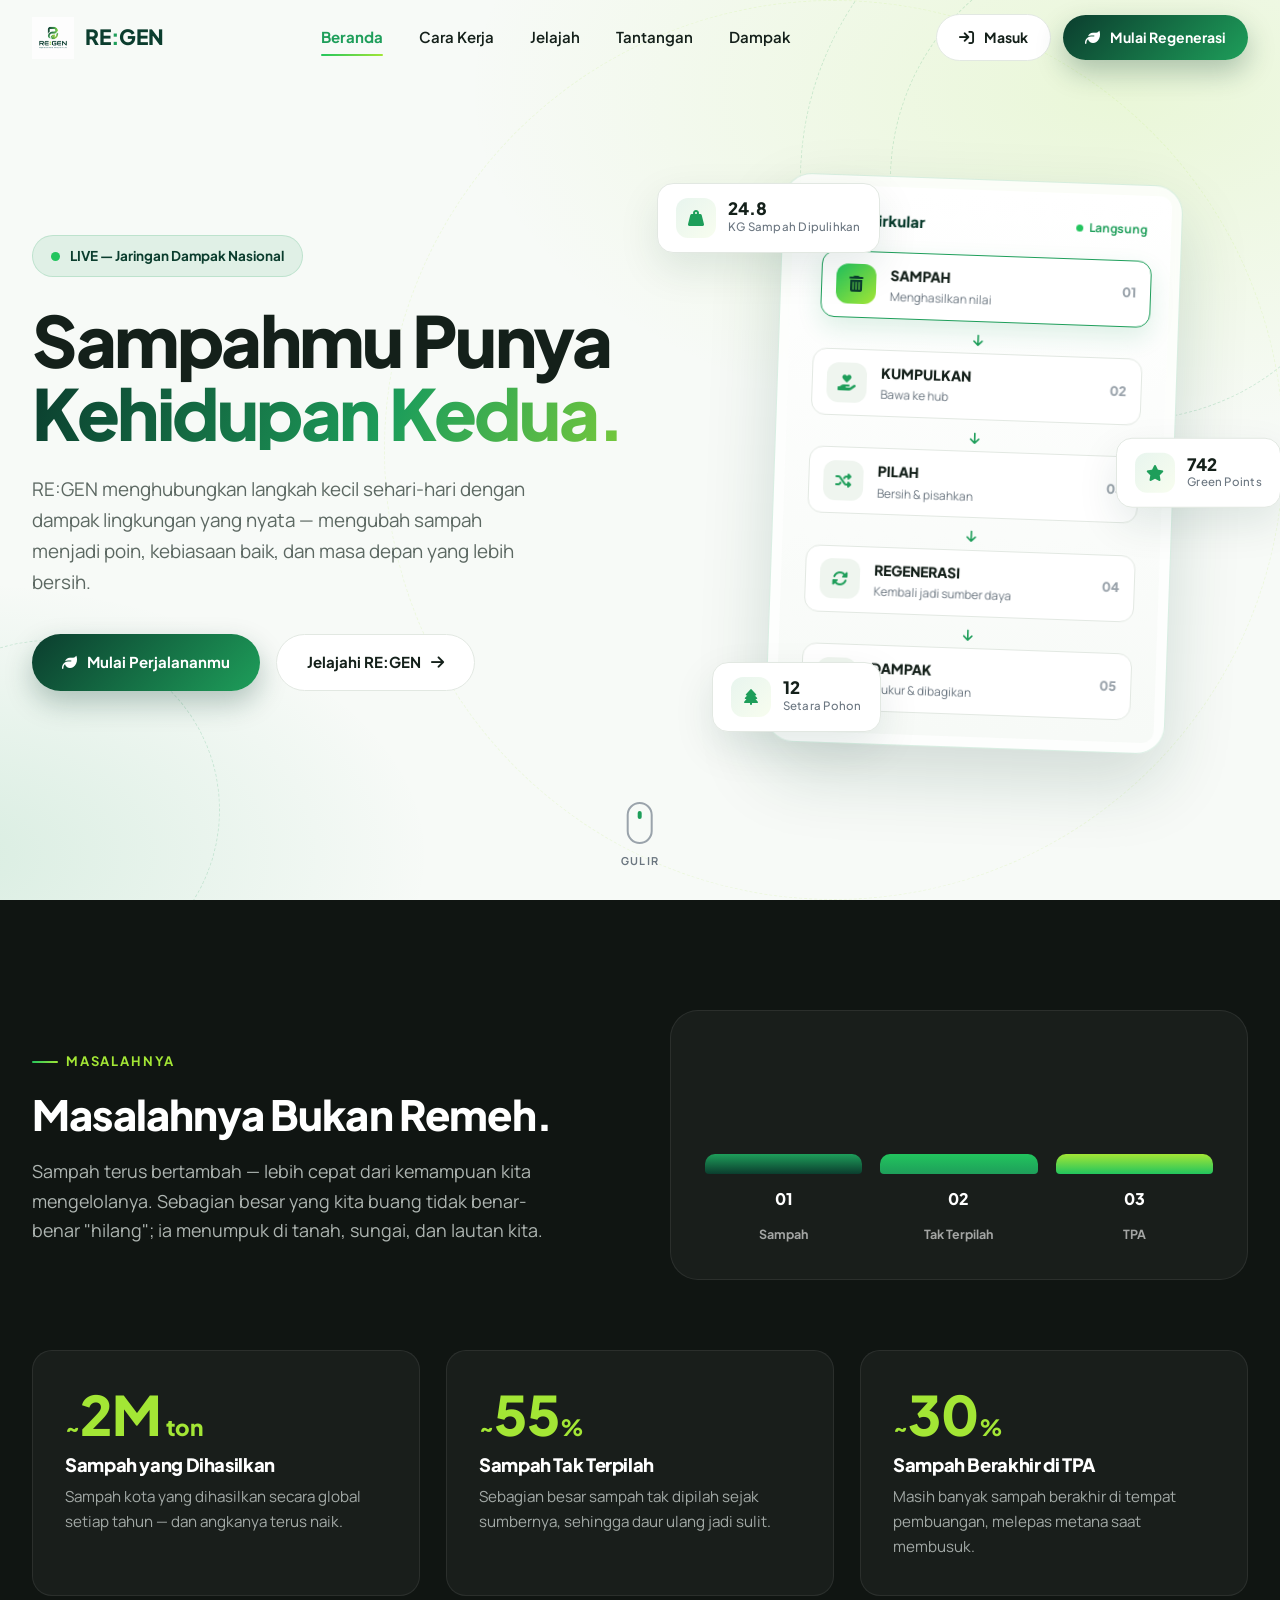
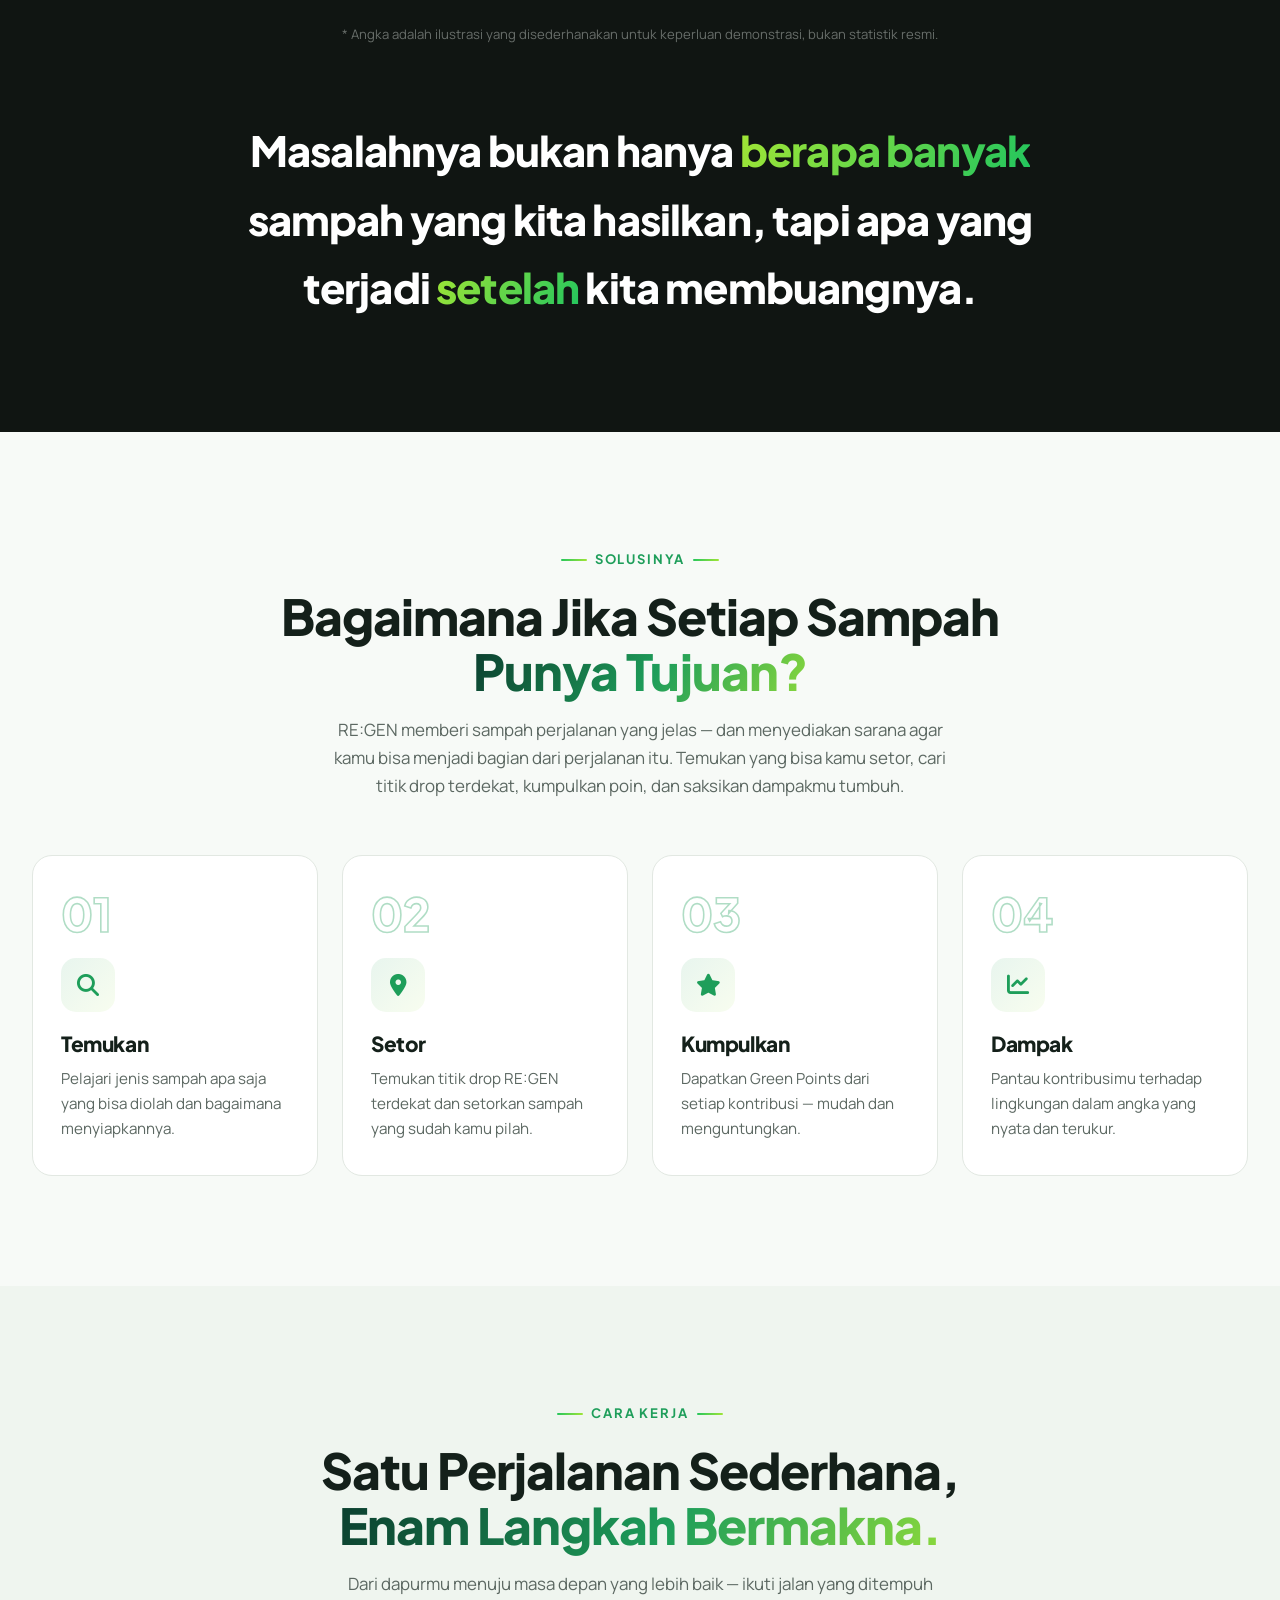
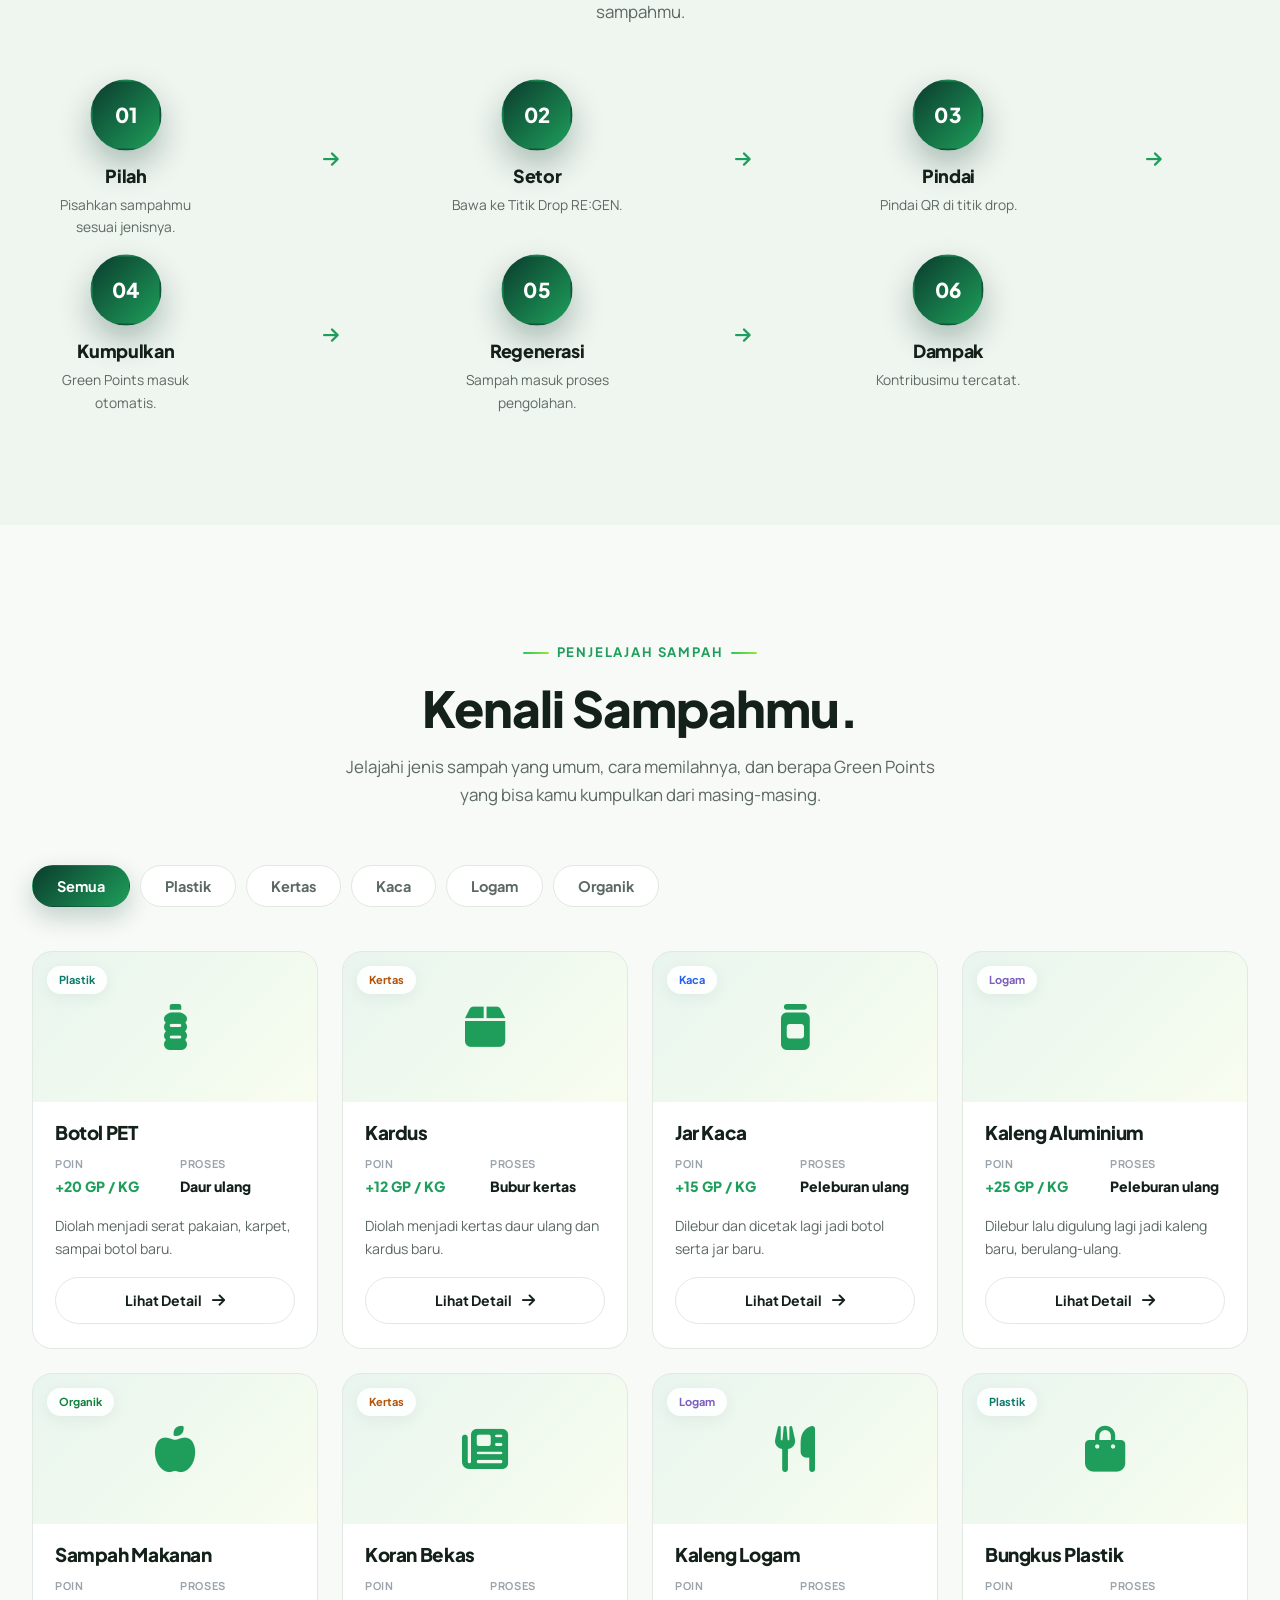
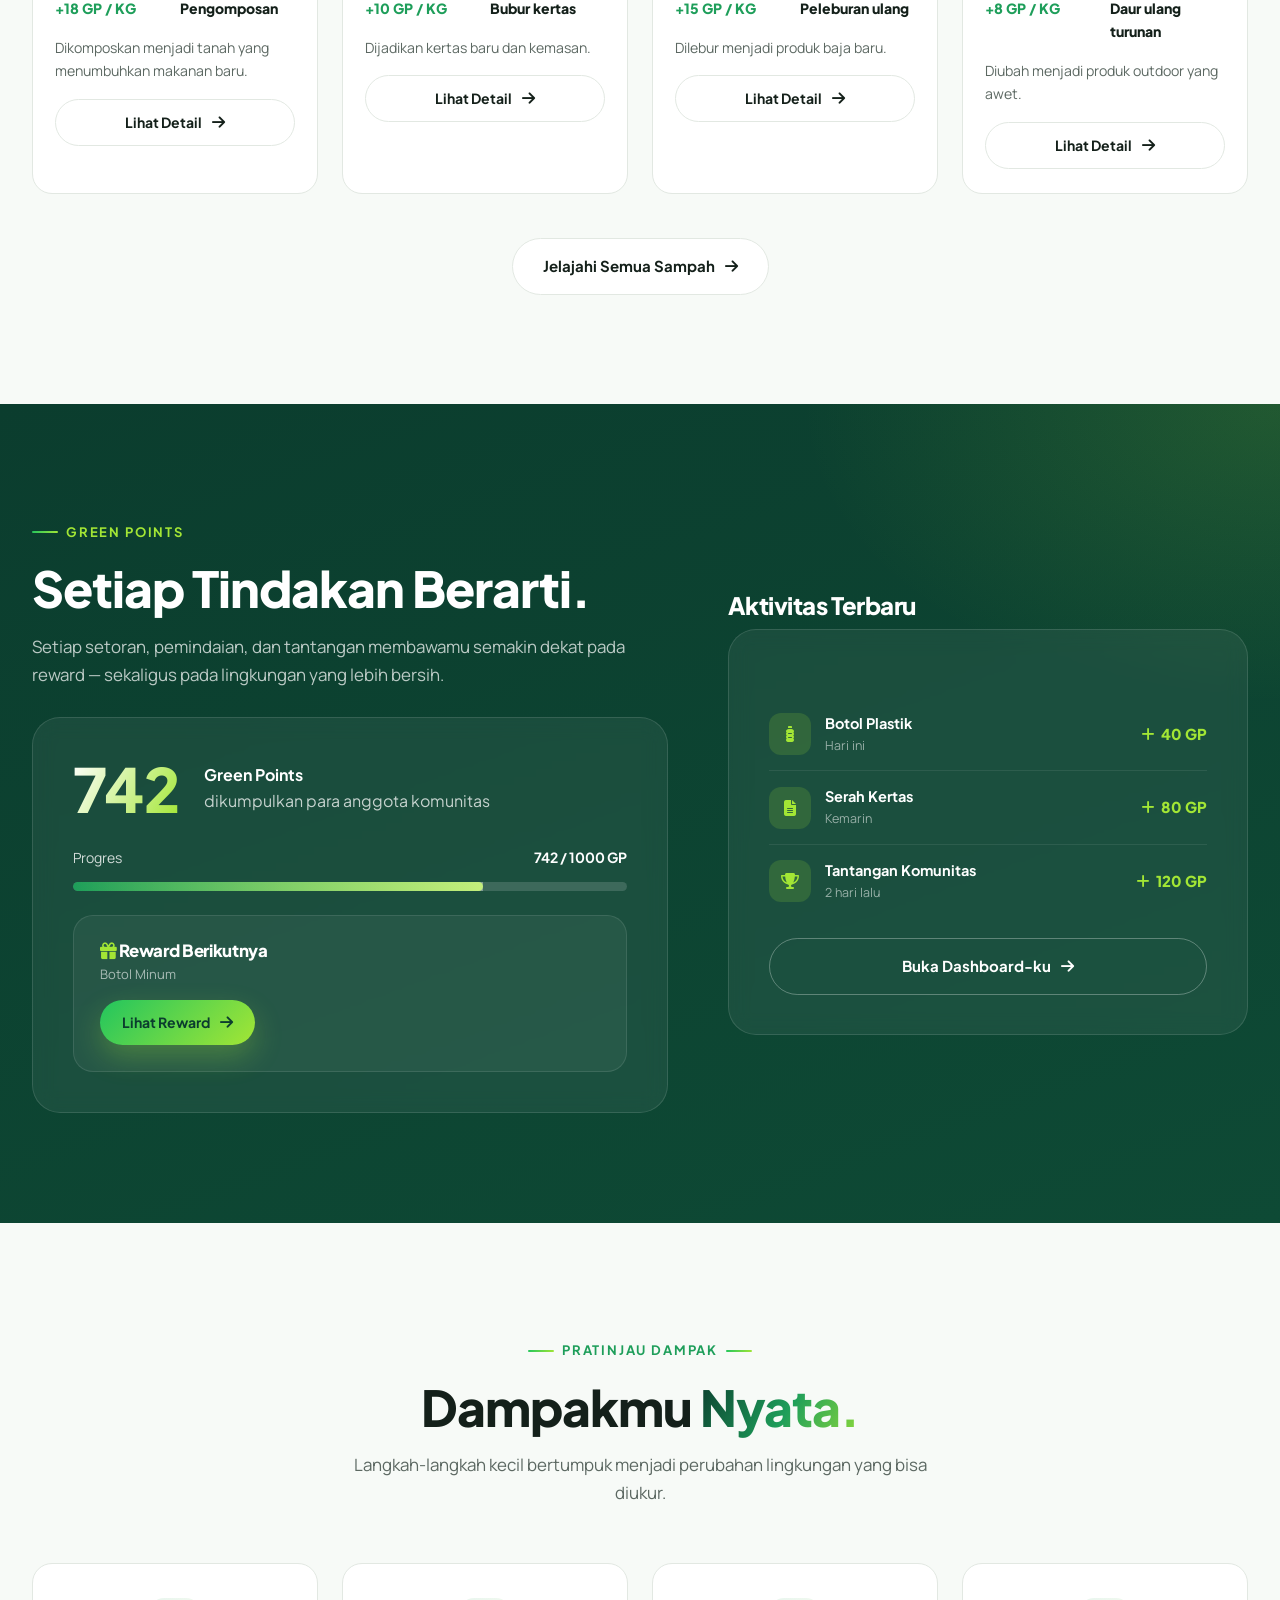
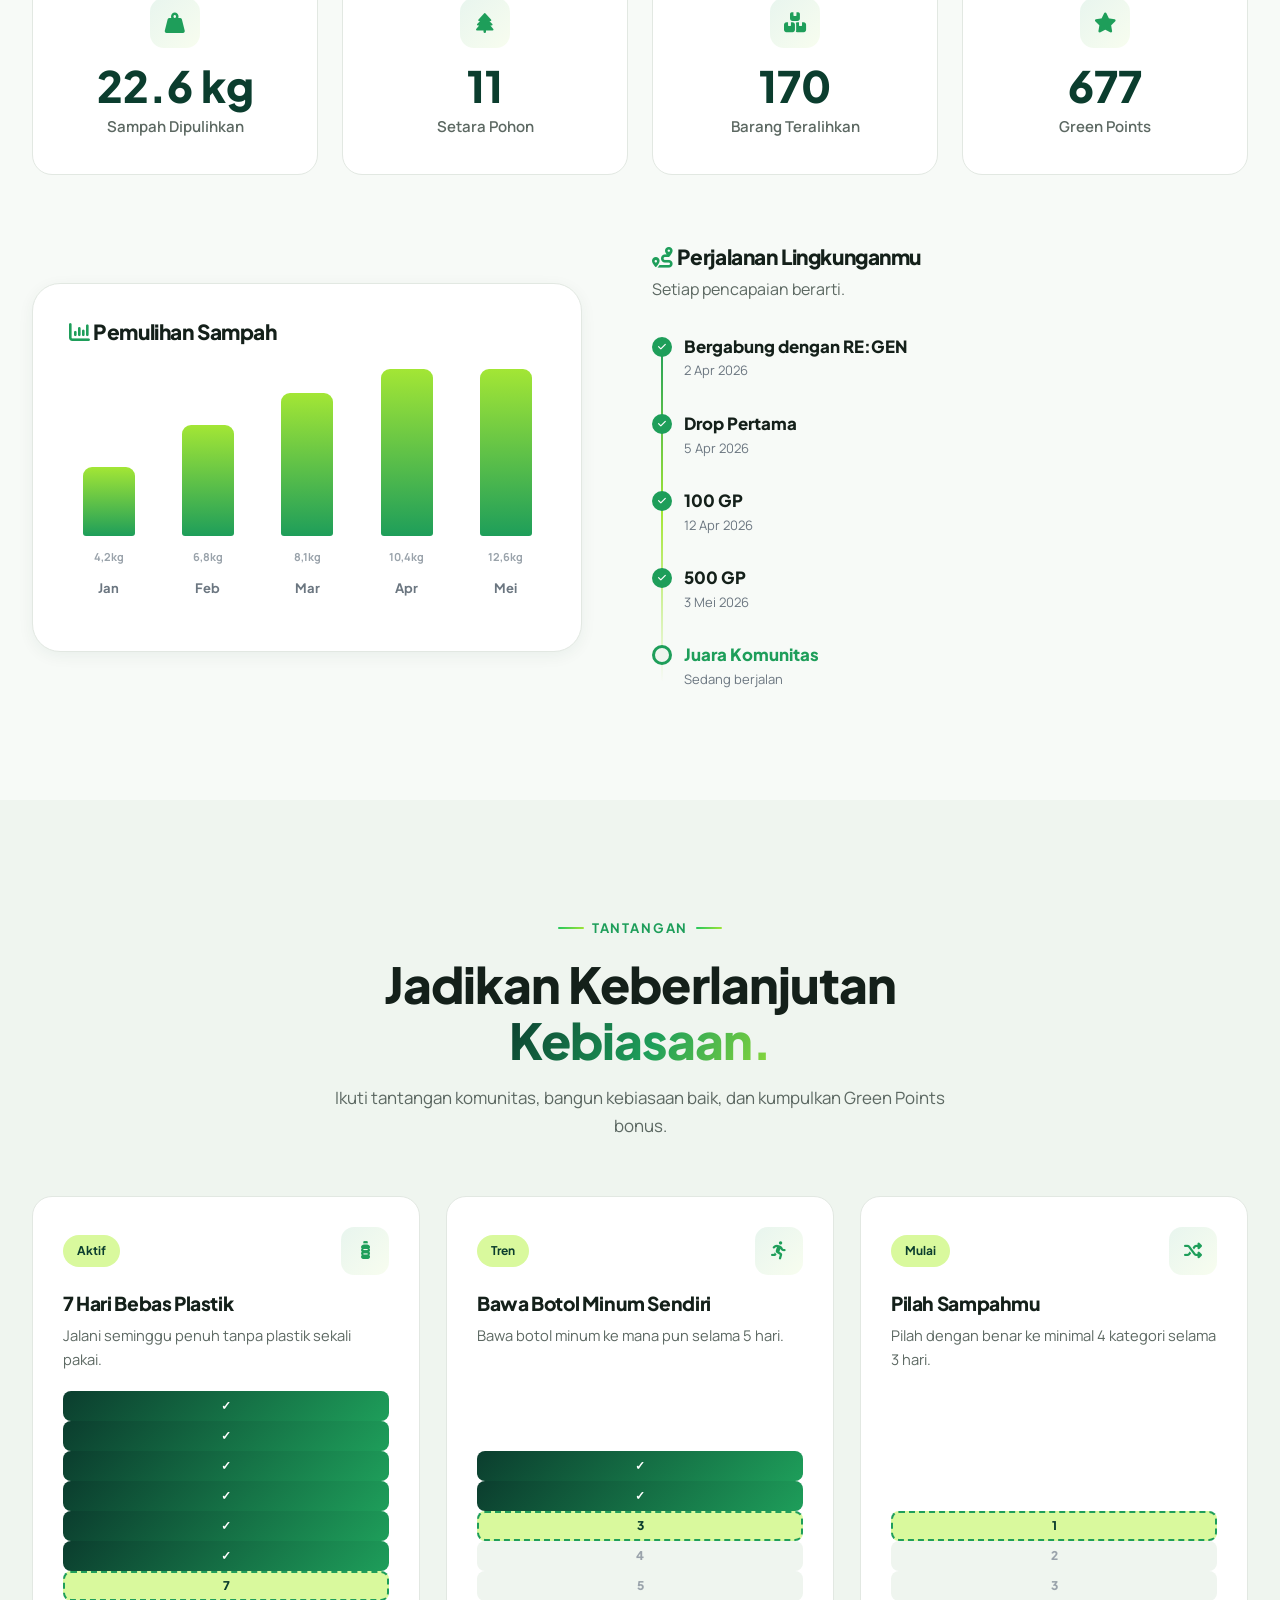
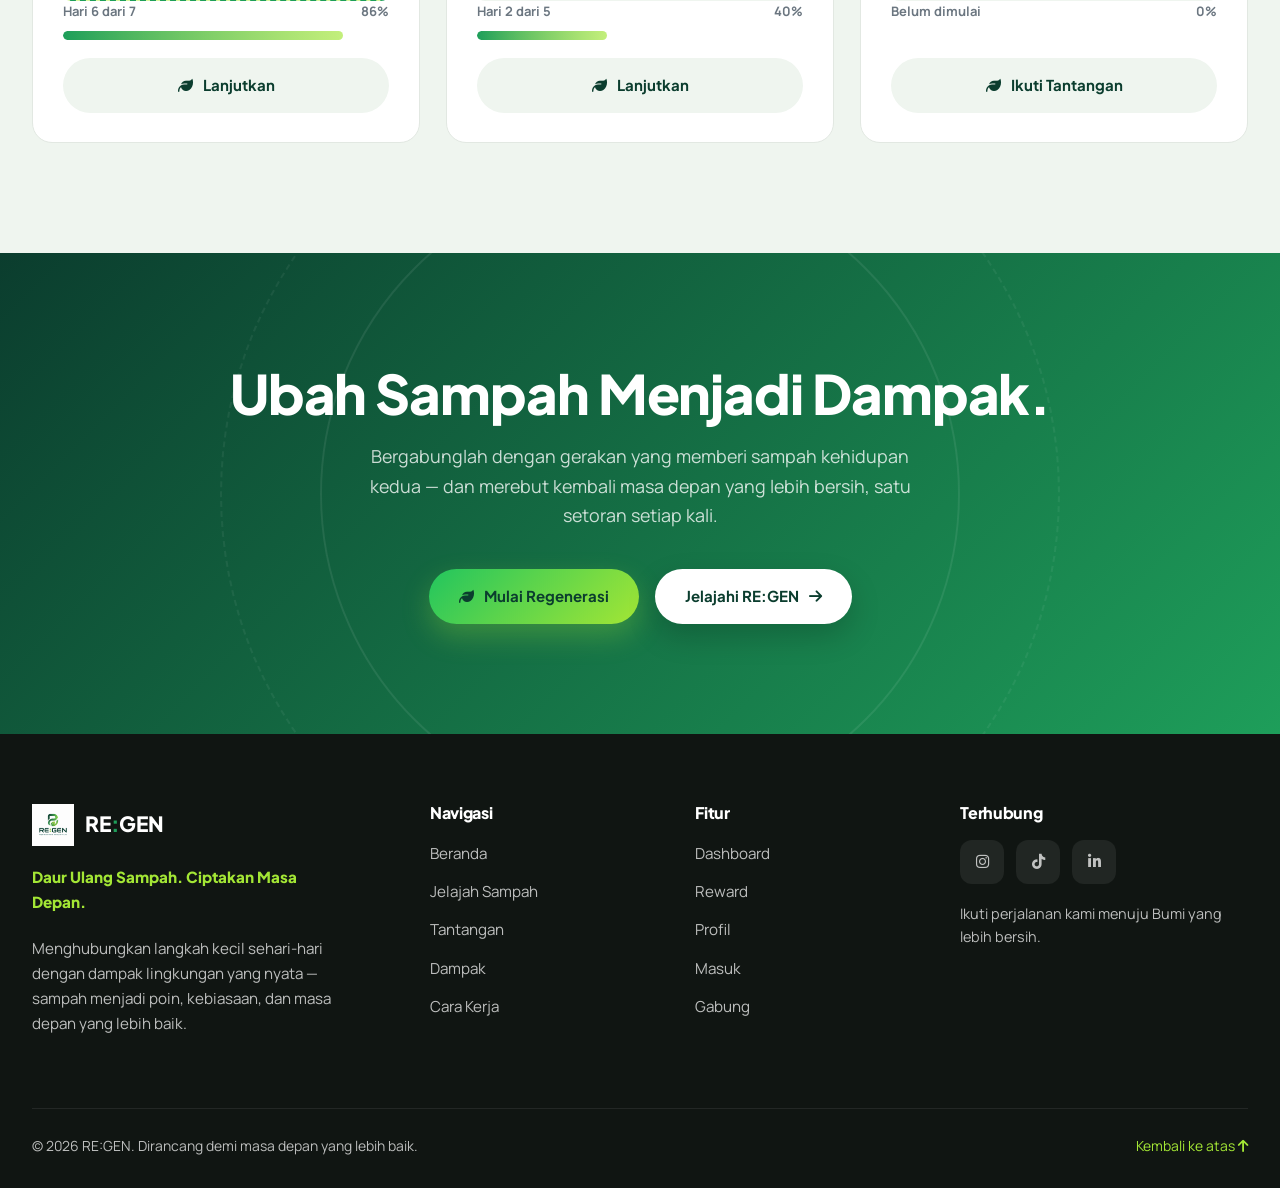
<file: index.html>
<!DOCTYPE html>
<html lang="id">
<head>
  <meta charset="UTF-8">
  <meta name="viewport" content="width=device-width, initial-scale=1.0">
  <meta name="description" content="RE:GEN — daur ulang sampah, reimajinasikan masa depan. Ubah sampah menjadi poin, kebiasaan, dan dampak lingkungan yang nyata.">
  <title>RE:GEN — Daur Ulang Sampah, Reimajinasikan Masa Depan</title>

  <link rel="preconnect" href="https://fonts.googleapis.com">
  <link rel="preconnect" href="https://fonts.gstatic.com" crossorigin>
  <link href="https://fonts.googleapis.com/css2?family=Manrope:wght@400;500;600;700;800&family=Plus+Jakarta+Sans:wght@400;600;700;800&display=swap" rel="stylesheet">
  <link rel="stylesheet" href="https://cdnjs.cloudflare.com/ajax/libs/font-awesome/6.5.1/css/all.min.css">

  <link rel="stylesheet" href="css/style.css">
  <link rel="stylesheet" href="css/components.css">
  <link rel="stylesheet" href="css/responsive.css">
  <link rel="icon" href="assets/images/Regen.png">
</head>
<body>

  <!-- NAVBAR -->
  <div id="navbar"></div>

  <main id="main">

    <!-- ===================== HERO ===================== -->
    <section class="hero" id="home">
      <div class="hero-rings" aria-hidden="true">
        <div class="ring r1"></div>
        <div class="ring r2"></div>
        <div class="ring r3"></div>
        <div class="ring r4"></div>
      </div>

      <div class="container">
        <div class="hero-grid">
          <div class="hero-text">
            <span class="hero-badge"><span class="dot"></span> LIVE — Jaringan Dampak Nasional</span>
            <h1 class="hero-title">
              Sampahmu Punya<br>
              <span class="line2">Kehidupan Kedua.</span>
            </h1>
            <p class="hero-sub">
              RE:GEN menghubungkan langkah kecil sehari-hari dengan dampak lingkungan yang nyata — mengubah sampah menjadi poin, kebiasaan baik, dan masa depan yang lebih bersih.
            </p>
            <div class="hero-cta">
              <a href="register.html" class="btn btn-primary"><i class="fa-solid fa-leaf"></i> Mulai Perjalananmu</a>
              <a href="explore.html" class="btn btn-ghost">Jelajahi RE:GEN <i class="fa-solid fa-arrow-right"></i></a>
            </div>
          </div>

          <div class="hero-visual">
            <div class="flux-card">
              <div class="flux-inner">
                <div class="flux-head">
                  <span class="flux-title"><i class="fa-solid fa-rotate" style="color:var(--green)"></i> Alur Sirkular</span>
                  <span class="flux-live"><span class="dot"></span> Langsung</span>
                </div>
                <div class="flux-step active">
                  <div class="icon"><i class="fa-solid fa-trash-can"></i></div>
                  <div><div class="label">SAMPAH</div><div class="sub">Menghasilkan nilai</div></div>
                  <span class="step-num">01</span>
                </div>
                <div class="flux-arrow"><i class="fa-solid fa-arrow-down"></i></div>
                <div class="flux-step">
                  <div class="icon"><i class="fa-solid fa-hand-holding-heart"></i></div>
                  <div><div class="label">KUMPULKAN</div><div class="sub">Bawa ke hub</div></div>
                  <span class="step-num">02</span>
                </div>
                <div class="flux-arrow"><i class="fa-solid fa-arrow-down"></i></div>
                <div class="flux-step">
                  <div class="icon"><i class="fa-solid fa-shuffle"></i></div>
                  <div><div class="label">PILAH</div><div class="sub">Bersih & pisahkan</div></div>
                  <span class="step-num">03</span>
                </div>
                <div class="flux-arrow"><i class="fa-solid fa-arrow-down"></i></div>
                <div class="flux-step">
                  <div class="icon"><i class="fa-solid fa-rotate"></i></div>
                  <div><div class="label">REGENERASI</div><div class="sub">Kembali jadi sumber daya</div></div>
                  <span class="step-num">04</span>
                </div>
                <div class="flux-arrow"><i class="fa-solid fa-arrow-down"></i></div>
                <div class="flux-step">
                  <div class="icon"><i class="fa-solid fa-earth-americas"></i></div>
                  <div><div class="label">DAMPAK</div><div class="sub">Diukur & dibagikan</div></div>
                  <span class="step-num">05</span>
                </div>
              </div>
            </div>

            <div class="float-card fc-1">
              <div class="f-icon"><i class="fa-solid fa-weight-hanging"></i></div>
              <div><div class="f-value" data-count="24.8" data-dec="1">0</div><div class="f-label">KG Sampah Dipulihkan</div></div>
            </div>
            <div class="float-card fc-2">
              <div class="f-icon"><i class="fa-solid fa-star"></i></div>
              <div><div class="f-value" data-count="742">0</div><div class="f-label">Green Points</div></div>
            </div>
            <div class="float-card fc-3">
              <div class="f-icon"><i class="fa-solid fa-tree"></i></div>
              <div><div class="f-value" data-count="12">0</div><div class="f-label">Setara Pohon</div></div>
            </div>
          </div>
        </div>
      </div>

      <div class="hero-scroll">
        <div class="mouse"><span></span></div>
        Gulir
      </div>
    </section>

    <!-- ===================== PROBLEM ===================== -->
    <section class="section problem" id="problem">
      <div class="container">
        <div class="problem-feature reveal">
          <div class="problem-feature-text">
            <span class="eyebrow">Masalahnya</span>
            <h3>Masalahnya Bukan Remeh.</h3>
            <p>
              Sampah terus bertambah — lebih cepat dari kemampuan kita mengelolanya. Sebagian besar yang kita buang tidak benar-benar "hilang"; ia menumpuk di tanah, sungai, dan lautan kita.
            </p>
          </div>
          <div class="problem-feature-graph reveal">
            <div class="mini-bars">
              <div class="mini-bar"><div class="bar"></div><div class="val">01</div><div class="month">Sampah</div></div>
              <div class="mini-bar"><div class="bar"></div><div class="val">02</div><div class="month">Tak Terpilah</div></div>
              <div class="mini-bar"><div class="bar"></div><div class="val">03</div><div class="month">TPA</div></div>
            </div>
          </div>
        </div>

        <div class="problem-stats">
          <div class="problem-stat reveal">
            <div class="num"><span class="small">~</span>2M<span class="small"> ton</span></div>
            <h4>Sampah yang Dihasilkan</h4>
            <p>Sampah kota yang dihasilkan secara global setiap tahun — dan angkanya terus naik.</p>
          </div>
          <div class="problem-stat reveal">
            <div class="num"><span class="small">~</span>55<span class="small">%</span></div>
            <h4>Sampah Tak Terpilah</h4>
            <p>Sebagian besar sampah tak dipilah sejak sumbernya, sehingga daur ulang jadi sulit.</p>
          </div>
          <div class="problem-stat reveal">
            <div class="num"><span class="small">~</span>30<span class="small">%</span></div>
            <h4>Sampah Berakhir di TPA</h4>
            <p>Masih banyak sampah berakhir di tempat pembuangan, melepas metana saat membusuk.</p>
          </div>
        </div>
        <p class="problem-note">* Angka adalah ilustrasi yang disederhanakan untuk keperluan demonstrasi, bukan statistik resmi.</p>

        <div class="problem-quote reveal">
          Masalahnya bukan hanya <span>berapa banyak</span> sampah yang kita hasilkan, tapi apa yang terjadi <span>setelah</span> kita membuangnya.
        </div>
      </div>
    </section>

    <!-- ===================== SOLUTION ===================== -->
    <section class="section solution" id="solution">
      <div class="container">
        <div class="section-head center reveal">
          <span class="eyebrow center">Solusinya</span>
          <h2 class="section-title">Bagaimana Jika Setiap Sampah<br><span class="accent">Punya Tujuan?</span></h2>
          <p class="section-desc">RE:GEN memberi sampah perjalanan yang jelas — dan menyediakan sarana agar kamu bisa menjadi bagian dari perjalanan itu. Temukan yang bisa kamu setor, cari titik drop terdekat, kumpulkan poin, dan saksikan dampakmu tumbuh.</p>
        </div>

        <div class="solution-grid stagger">
          <div class="solution-card reveal">
            <div class="card-num">01</div>
            <div class="card-icon"><i class="fa-solid fa-magnifying-glass"></i></div>
            <h4>Temukan</h4>
            <p>Pelajari jenis sampah apa saja yang bisa diolah dan bagaimana menyiapkannya.</p>
          </div>
          <div class="solution-card reveal">
            <div class="card-num">02</div>
            <div class="card-icon"><i class="fa-solid fa-location-dot"></i></div>
            <h4>Setor</h4>
            <p>Temukan titik drop RE:GEN terdekat dan setorkan sampah yang sudah kamu pilah.</p>
          </div>
          <div class="solution-card reveal">
            <div class="card-num">03</div>
            <div class="card-icon"><i class="fa-solid fa-star"></i></div>
            <h4>Kumpulkan</h4>
            <p>Dapatkan Green Points dari setiap kontribusi — mudah dan menguntungkan.</p>
          </div>
          <div class="solution-card reveal">
            <div class="card-num">04</div>
            <div class="card-icon"><i class="fa-solid fa-chart-line"></i></div>
            <h4>Dampak</h4>
            <p>Pantau kontribusimu terhadap lingkungan dalam angka yang nyata dan terukur.</p>
          </div>
        </div>
      </div>
    </section>

    <!-- ===================== HOW IT WORKS ===================== -->
    <section class="section how" id="how">
      <div class="container">
        <div class="section-head center reveal">
          <span class="eyebrow center">Cara Kerja</span>
          <h2 class="section-title">Satu Perjalanan Sederhana,<br><span class="accent">Enam Langkah Bermakna.</span></h2>
          <p class="section-desc">Dari dapurmu menuju masa depan yang lebih baik — ikuti jalan yang ditempuh sampahmu.</p>
        </div>

        <div class="how-journey">
          <div class="how-step reveal">
            <div class="step-dot">01</div>
            <h4>Pilah</h4>
            <p>Pisahkan sampahmu sesuai jenisnya.</p>
          </div>
          <div class="how-arrow"><i class="fa-solid fa-arrow-right"></i></div>
          <div class="how-step reveal">
            <div class="step-dot">02</div>
            <h4>Setor</h4>
            <p>Bawa ke Titik Drop RE:GEN.</p>
          </div>
          <div class="how-arrow"><i class="fa-solid fa-arrow-right"></i></div>
          <div class="how-step reveal">
            <div class="step-dot">03</div>
            <h4>Pindai</h4>
            <p>Pindai QR di titik drop.</p>
          </div>
          <div class="how-arrow"><i class="fa-solid fa-arrow-right"></i></div>
          <div class="how-step reveal">
            <div class="step-dot">04</div>
            <h4>Kumpulkan</h4>
            <p>Green Points masuk otomatis.</p>
          </div>
          <div class="how-arrow"><i class="fa-solid fa-arrow-right"></i></div>
          <div class="how-step reveal">
            <div class="step-dot">05</div>
            <h4>Regenerasi</h4>
            <p>Sampah masuk proses pengolahan.</p>
          </div>
          <div class="how-arrow"><i class="fa-solid fa-arrow-right"></i></div>
          <div class="how-step reveal">
            <div class="step-dot">06</div>
            <h4>Dampak</h4>
            <p>Kontribusimu tercatat.</p>
          </div>
        </div>
      </div>
    </section>

    <!-- ===================== WASTE EXPLORER ===================== -->
    <section class="section explorer" id="explore">
      <div class="container">
        <div class="section-head center reveal">
          <span class="eyebrow center">Penjelajah Sampah</span>
          <h2 class="section-title">Kenali Sampahmu.</h2>
          <p class="section-desc">Jelajahi jenis sampah yang umum, cara memilahnya, dan berapa Green Points yang bisa kamu kumpulkan dari masing-masing.</p>
        </div>

        <div class="explorer-tabs reveal" role="tablist" aria-label="Kategori sampah">
          <button class="explorer-tab active" data-filter="all" role="tab">Semua</button>
          <button class="explorer-tab" data-filter="plastic" role="tab">Plastik</button>
          <button class="explorer-tab" data-filter="paper" role="tab">Kertas</button>
          <button class="explorer-tab" data-filter="glass" role="tab">Kaca</button>
          <button class="explorer-tab" data-filter="metal" role="tab">Logam</button>
          <button class="explorer-tab" data-filter="organic" role="tab">Organik</button>
        </div>

        <div class="waste-grid stagger" id="explorerGrid"></div>

        <div style="text-align:center;margin-top:44px" class="reveal">
          <a href="explore.html" class="btn btn-ghost">Jelajahi Semua Sampah <i class="fa-solid fa-arrow-right"></i></a>
        </div>
      </div>
    </section>

    <!-- ===================== GREEN POINTS ===================== -->
    <section class="section greenpoints" id="points">
      <div class="container">
        <div class="greenpoints-grid">
          <div class="reveal reveal-left">
            <span class="eyebrow">Green Points</span>
            <h2 class="section-title">Setiap Tindakan Berarti.</h2>
            <p class="section-desc" style="margin-bottom:28px">Setiap setoran, pemindaian, dan tantangan membawamu semakin dekat pada reward — sekaligus pada lingkungan yang lebih bersih.</p>
            <div class="gp-panel">
              <div class="gp-balance">
                <div class="gp-num" id="gpBalance">742</div>
                <div class="gp-caption"><strong style="color:#fff">Green Points</strong><br>dikumpulkan para anggota komunitas</div>
              </div>
              <div class="gp-next">
                <span>Progres</span>
                <strong id="gpProgressLabel">742 / 1000 GP</strong>
              </div>
              <div class="progress-track"><div class="progress-fill" data-progress="74"></div></div>
              <div class="gp-reward">
                <h5><i class="fa-solid fa-gift" style="color:var(--lime)"></i> Reward Berikutnya</h5>
                <p>Botol Minum</p>
                <a href="rewards.html" class="btn btn-lime btn-sm">Lihat Reward <i class="fa-solid fa-arrow-right"></i></a>
              </div>
            </div>
          </div>

          <div class="reveal reveal-right">
            <div class="section-head" style="margin-bottom:10px">
              <h3 style="color:#fff;font-size:1.5rem">Aktivitas Terbaru</h3>
            </div>
            <div class="gp-panel">
              <div class="gp-activity" id="homeActivity"></div>
              <a href="dashboard.html" class="btn btn-outline btn-block" style="margin-top:20px;border-color:rgba(255,255,255,0.3);color:#fff">Buka Dashboard-ku <i class="fa-solid fa-arrow-right"></i></a>
            </div>
          </div>
        </div>
      </div>
    </section>

    <!-- ===================== IMPACT PREVIEW ===================== -->
    <section class="section impact-preview" id="impact">
      <div class="container">
        <div class="section-head center reveal">
          <span class="eyebrow center">Pratinjau Dampak</span>
          <h2 class="section-title">Dampakmu <span class="accent">Nyata.</span></h2>
          <p class="section-desc">Langkah-langkah kecil bertumpuk menjadi perubahan lingkungan yang bisa diukur.</p>
        </div>

        <div class="impact-stats stagger">
          <div class="impact-stat reveal">
            <div class="im-icon"><i class="fa-solid fa-weight-hanging"></i></div>
            <div class="im-num"><span data-count="24.8" data-dec="1">0</span> kg</div>
            <p>Sampah Dipulihkan</p>
          </div>
          <div class="impact-stat reveal">
            <div class="im-icon"><i class="fa-solid fa-tree"></i></div>
            <div class="im-num"><span data-count="12">0</span></div>
            <p>Setara Pohon</p>
          </div>
          <div class="impact-stat reveal">
            <div class="im-icon"><i class="fa-solid fa-boxes-stacked"></i></div>
            <div class="im-num"><span data-count="186">0</span></div>
            <p>Barang Teralihkan</p>
          </div>
          <div class="impact-stat reveal">
            <div class="im-icon"><i class="fa-solid fa-star"></i></div>
            <div class="im-num"><span data-count="742">0</span></div>
            <p>Green Points</p>
          </div>
        </div>

        <div class="impact-visual">
          <div class="im-chart reveal reveal-left">
            <h4><i class="fa-solid fa-chart-column" style="color:var(--green)"></i> Pemulihan Sampah</h4>
            <div class="chart-bars">
              <div class="chart-col"><div class="bar"></div><div class="mv">4,2kg</div><div class="ml">Jan</div></div>
              <div class="chart-col"><div class="bar"></div><div class="mv">6,8kg</div><div class="ml">Feb</div></div>
              <div class="chart-col"><div class="bar"></div><div class="mv">8,1kg</div><div class="ml">Mar</div></div>
              <div class="chart-col"><div class="bar"></div><div class="mv">10,4kg</div><div class="ml">Apr</div></div>
              <div class="chart-col"><div class="bar"></div><div class="mv">12,6kg</div><div class="ml">Mei</div></div>
            </div>
          </div>

          <div class="journey reveal reveal-right">
            <h4><i class="fa-solid fa-route" style="color:var(--green)"></i> Perjalanan Lingkunganmu</h4>
            <p>Setiap pencapaian berarti.</p>
            <div class="journey-list">
              <div class="journey-item done"><div class="j-dot"></div><div class="j-title">Bergabung dengan RE:GEN</div><div class="j-date">2 Apr 2026</div></div>
              <div class="journey-item done"><div class="j-dot"></div><div class="j-title">Drop Pertama</div><div class="j-date">5 Apr 2026</div></div>
              <div class="journey-item done"><div class="j-dot"></div><div class="j-title">100 GP</div><div class="j-date">12 Apr 2026</div></div>
              <div class="journey-item done"><div class="j-dot"></div><div class="j-title">500 GP</div><div class="j-date">3 Mei 2026</div></div>
              <div class="journey-item current"><div class="j-dot"></div><div class="j-title">Juara Komunitas</div><div class="j-date">Sedang berjalan</div></div>
            </div>
          </div>
        </div>
      </div>
    </section>

    <!-- ===================== CHALLENGES PREVIEW ===================== -->
    <section class="section challenges" id="challenges">
      <div class="container">
        <div class="section-head center reveal">
          <span class="eyebrow center">Tantangan</span>
          <h2 class="section-title">Jadikan Keberlanjutan<br><span class="accent">Kebiasaan.</span></h2>
          <p class="section-desc">Ikuti tantangan komunitas, bangun kebiasaan baik, dan kumpulkan Green Points bonus.</p>
        </div>

        <div class="challenges-grid stagger">
          <div class="challenge-card reveal">
            <div class="challenge-top">
              <span class="challenge-badge">Aktif</span>
              <div class="challenge-icon"><i class="fa-solid fa-bottle-water"></i></div>
            </div>
            <h4>7 Hari Bebas Plastik</h4>
            <p>Jalani seminggu penuh tanpa plastik sekali pakai.</p>
            <div class="ch-days">
              <span class="ch-day done">✓</span><span class="ch-day done">✓</span><span class="ch-day done">✓</span><span class="ch-day done">✓</span><span class="ch-day done">✓</span><span class="ch-day done">✓</span><span class="ch-day today">7</span>
            </div>
            <div class="ch-progress-label"><span>Hari 6 dari 7</span><span>86%</span></div>
            <div class="progress-track"><div class="progress-fill" data-progress="86"></div></div>
            <a href="challenges.html" class="btn btn-join btn-block" style="margin-top:18px"><i class="fa-solid fa-leaf"></i> Lanjutkan</a>
          </div>

          <div class="challenge-card reveal">
            <div class="challenge-top">
              <span class="challenge-badge">Tren</span>
              <div class="challenge-icon"><i class="fa-solid fa-person-running"></i></div>
            </div>
            <h4>Bawa Botol Minum Sendiri</h4>
            <p>Bawa botol minum ke mana pun selama 5 hari.</p>
            <div class="ch-days">
              <span class="ch-day done">✓</span><span class="ch-day done">✓</span><span class="ch-day today">3</span><span class="ch-day">4</span><span class="ch-day">5</span>
            </div>
            <div class="ch-progress-label"><span>Hari 2 dari 5</span><span>40%</span></div>
            <div class="progress-track"><div class="progress-fill" data-progress="40"></div></div>
            <a href="challenges.html" class="btn btn-join btn-block" style="margin-top:18px"><i class="fa-solid fa-leaf"></i> Lanjutkan</a>
          </div>

          <div class="challenge-card reveal">
            <div class="challenge-top">
              <span class="challenge-badge">Mulai</span>
              <div class="challenge-icon"><i class="fa-solid fa-shuffle"></i></div>
            </div>
            <h4>Pilah Sampahmu</h4>
            <p>Pilah dengan benar ke minimal 4 kategori selama 3 hari.</p>
            <div class="ch-days">
              <span class="ch-day today">1</span><span class="ch-day">2</span><span class="ch-day">3</span>
            </div>
            <div class="ch-progress-label"><span>Belum dimulai</span><span>0%</span></div>
            <div class="progress-track"><div class="progress-fill" data-progress="0"></div></div>
            <a href="challenges.html" class="btn btn-join btn-block" style="margin-top:18px"><i class="fa-solid fa-leaf"></i> Ikuti Tantangan</a>
          </div>
        </div>
      </div>
    </section>

    <!-- ===================== CTA ===================== -->
    <section class="cta" id="cta">
      <div class="container">
        <h2 class="reveal">Ubah Sampah Menjadi Dampak.</h2>
        <p class="reveal">Bergabunglah dengan gerakan yang memberi sampah kehidupan kedua — dan merebut kembali masa depan yang lebih bersih, satu setoran setiap kali.</p>
        <div class="cta-actions reveal">
          <a href="register.html" class="btn btn-lime"><i class="fa-solid fa-leaf"></i> Mulai Regenerasi</a>
          <a href="explore.html" class="btn btn-white">Jelajahi RE:GEN <i class="fa-solid fa-arrow-right"></i></a>
        </div>
      </div>
    </section>

  </main>

  <!-- FOOTER -->
  <div id="footer"></div>

  <!-- SCRIPTS -->
  <script src="https://cdnjs.cloudflare.com/ajax/libs/gsap/3.12.5/gsap.min.js"></script>
  <script src="js/data.js"></script>
  <script src="js/main.js"></script>
  <script src="js/animations.js"></script>

  <script>
    document.addEventListener("DOMContentLoaded", () => {
      renderNavbar("navbar", "home");
      renderFooter("footer");

      // PENJELAJAH SAMPAH di beranda
      const grid = document.getElementById("explorerGrid");
      const tabs = document.querySelectorAll(".explorer-tab");
      const featured = wasteData.slice(0, 8);

      function catColor(catKey) {
        return {
          plastic: "#0B7A6B", paper: "#B45309", glass: "#2563EB",
          metal: "#7C5CBF", organic: "#15803D", mixed: "#0B3D2E"
        }[catKey] || "#0B3D2E";
      }
      function renderWaste(list) {
        grid.innerHTML = list.map(w => {
          const cat = CATEGORY_META[w.category];
          return `
            <div class="waste-card"><div class="waste-card-media"><span class="cat-pill" style="background:rgba(255,255,255,0.92);color:${catColor(w.category)}">${cat.label}</span><i class="fa-solid ${w.icon}" style="color:var(--green)"></i></div>
              <div class="waste-card-body">
                <h4>${w.name}</h4>
                <div class="waste-meta">
                  <div class="m"><span class="m-label">Poin</span><span class="m-value">+${w.points} GP / KG</span></div>
                  <div class="m"><span class="m-label">Proses</span><span class="m-value plain">${w.process}</span></div>
                </div>
                <p style="color:var(--text-soft);font-size:0.88rem;margin-bottom:16px">${w.short}</p>
                <a href="detail.html?id=${w.id}" class="btn btn-ghost btn-sm">Lihat Detail <i class="fa-solid fa-arrow-right"></i></a>
              </div>
            </div>`;
        }).join("");
      }
      renderWaste(featured);

      tabs.forEach(tab => {
        tab.addEventListener("click", () => {
          tabs.forEach(t => t.classList.remove("active"));
          tab.classList.add("active");
          const f = tab.getAttribute("data-filter");
          const list = f === "all" ? featured : featured.filter(w => w.category === f);
          renderWaste(list);
        });
      });

      // daftar aktivitas di beranda
      renderActivities("homeActivity", activities.slice(0, 3));
    });
  </script>
</body>
</html>
</file>
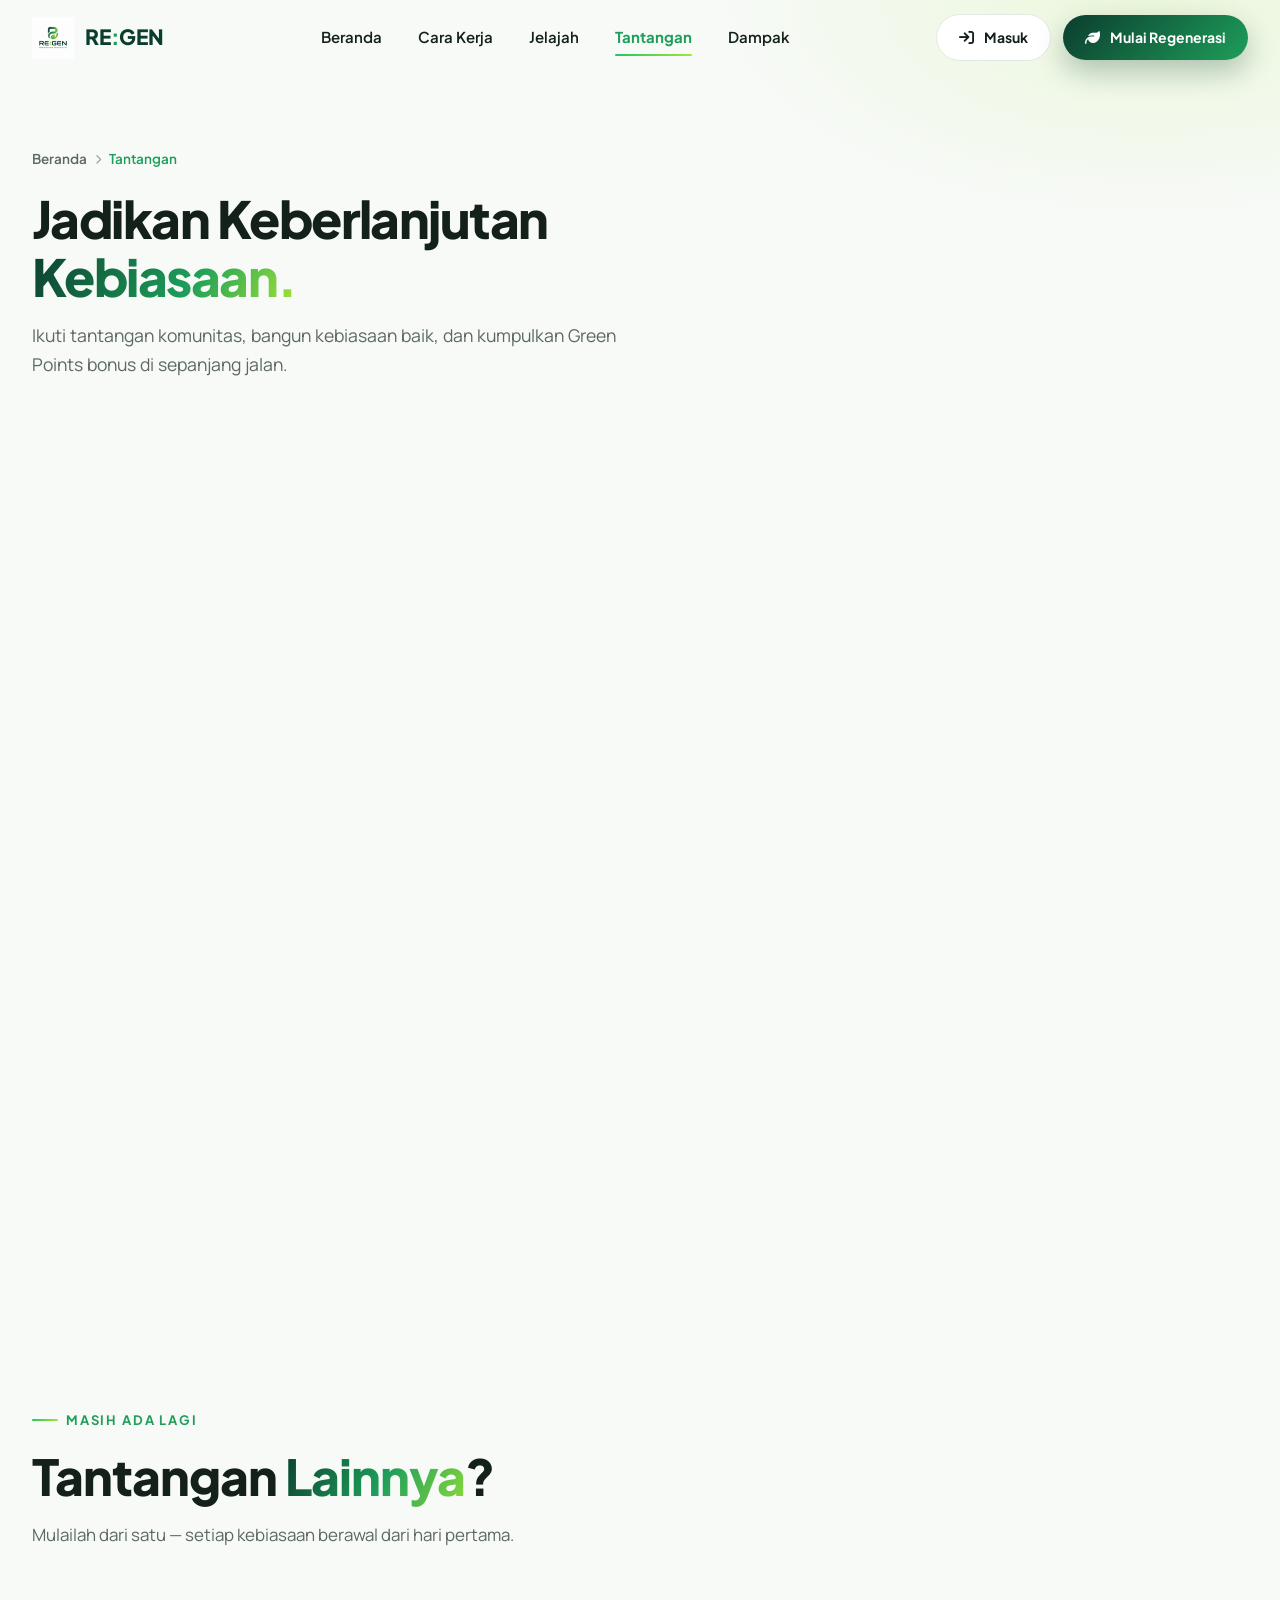
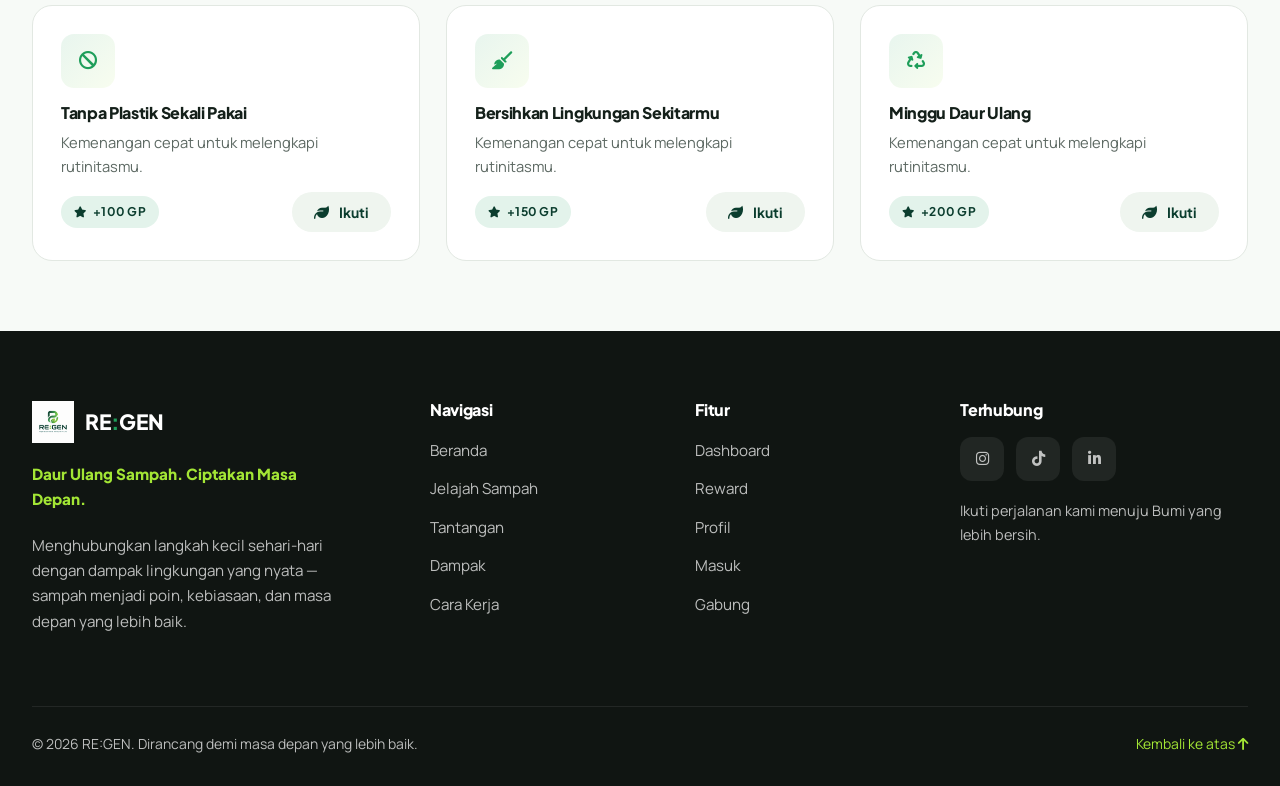
<file: challenges.html>
<!DOCTYPE html>
<html lang="id">
<head>
  <meta charset="UTF-8">
  <meta name="viewport" content="width=device-width, initial-scale=1.0">
  <meta name="description" content="Tantangan RE:GEN — jadikan keberlanjutan kebiasaan harianmu.">
  <title>Tantangan — RE:GEN</title>
  <link rel="preconnect" href="https://fonts.googleapis.com">
  <link rel="preconnect" href="https://fonts.gstatic.com" crossorigin>
  <link href="https://fonts.googleapis.com/css2?family=Manrope:wght@400;500;600;700;800&family=Plus+Jakarta+Sans:wght@400;600;700;800&display=swap" rel="stylesheet">
  <link rel="stylesheet" href="https://cdnjs.cloudflare.com/ajax/libs/font-awesome/6.5.1/css/all.min.css">
  <link rel="stylesheet" href="css/style.css">
  <link rel="stylesheet" href="css/components.css">
  <link rel="stylesheet" href="css/responsive.css">
  <link rel="icon" href="assets/images/Regen.png">
</head>
<body>
  <div id="navbar"></div>

  <section class="page-hero">
    <div class="container">
      <nav class="crumbs" aria-label="Breadcrumb">
        <a href="index.html">Beranda</a><i class="fa-solid fa-chevron-right"></i><span class="current">Tantangan</span>
      </nav>
      <h1 class="ph-title">Jadikan Keberlanjutan<br><span class="accent">Kebiasaan.</span></h1>
      <p class="ph-desc">Ikuti tantangan komunitas, bangun kebiasaan baik, dan kumpulkan Green Points bonus di sepanjang jalan.</p>
    </div>
  </section>

  <section class="section-tight" style="padding-top:10px">
    <div class="container">
      <div id="activeChallenges"></div>

      <div class="section-head reveal" style="margin-top:56px">
        <span class="eyebrow">Masih Ada Lagi</span>
        <h2 class="section-title">Tantangan <span class="accent">Lainnya</span>?</h2>
        <p class="section-desc">Mulailah dari satu — setiap kebiasaan berawal dari hari pertama.</p>
      </div>
      <div class="app-grid cols-3" id="otherChallenges"></div>
    </div>
  </section>

  <div id="footer"></div>

  <script src="js/data.js"></script>
  <script src="js/main.js"></script>
  <script src="js/animations.js"></script>
  <script src="js/dashboard.js"></script>
  <script>
    document.addEventListener("DOMContentLoaded", () => {
      renderNavbar("navbar", "challenges");
      renderFooter("footer");

      const container = document.getElementById("activeChallenges");

      function dayBlocks(done, total) {
        let html = "";
        for (let i = 1; i <= total; i++) {
          const cls = i <= done ? "done" : i === done + 1 ? "today" : "";
          html += `<span class="ch-day ${cls}">${cls === "done" ? "✓" : i}</span>`;
        }
        return html;
      }

      container.innerHTML = challengesData.map((ch, idx) => {
        const pct = Math.round((ch.done / ch.totalDays) * 100);
        const state = ch.done === 0 ? "Ikuti Tantangan" : ch.done === ch.totalDays ? "Selesai" : "Lanjutkan";
        return `
        <div class="challenge-item reveal">
          <div class="cl-icon"><i class="fa-solid ${ch.icon}"></i></div>
          <div class="cl-body">
            <div class="cl-title">
              ${ch.name}
              <span class="tag ${pct === 100 ? "lime" : pct > 0 ? "green" : "gray"}">${pct === 100 ? '<i class="fa-solid fa-check"></i> Selesai' : pct > 0 ? pct + "%" : "Belum dimulai"}</span>
            </div>
            <p class="cl-desc">${ch.desc}</p>
            <div class="cl-days">${dayBlocks(ch.done, ch.totalDays)}</div>
            <div class="ch-progress-label"><span>${ch.done} dari ${ch.totalDays} hari</span><span>${pct}%</span></div>
            <div class="progress-track"><div class="progress-fill" data-progress="${pct}"></div></div>
            <button class="btn btn-join btn-sm" data-challenge="${ch.id}" style="margin-top:18px">
              <i class="fa-solid fa-leaf"></i> <span>${state}</span>
            </button>
          </div>
          <div style="text-align:right;min-width:90px">
            <div class="reward-cost" style="font-size:1.2rem;justify-content:flex-end"><i class="fa-solid fa-star" style="font-size:14px"></i> +${ch.gpa} GP</div>
            <div style="font-size:12px;color:var(--soft-gray)">saat selesai</div>
          </div>
        </div>`;
      }).join("");

      // tantangan lain
      document.getElementById("otherChallenges").innerHTML = otherChallenges.map(ch => `
        <div class="app-card hoverable" style="display:flex;flex-direction:column">
          <div class="challenge-icon" style="width:54px;height:54px;margin-bottom:16px"><i class="fa-solid ${ch.icon}"></i></div>
          <h4 style="margin-bottom:8px">${ch.name}</h4>
          <p style="color:var(--text-soft);font-size:0.92rem;flex:1;margin-bottom:14px">Kemenangan cepat untuk melengkapi rutinitasmu.</p>
          <div style="display:flex;align-items:center;justify-content:space-between">
            <span class="tag green"><i class="fa-solid fa-star"></i> +${ch.gpa} GP</span>
            <button class="btn btn-join btn-sm other-join"><i class="fa-solid fa-leaf"></i> Ikuti</button>
          </div>
        </div>`).join("");

      document.querySelectorAll(".other-join").forEach(btn => {
        btn.addEventListener("click", () => {
          btn.classList.replace("btn-join", "btn-joined");
          btn.innerHTML = '<i class="fa-solid fa-check"></i> Bergabung';
          showToast("Tantangan ditambahkan ke daftarmu!", "success", "fa-trophy");
        });
      });
    });
  </script>
</body>
</html>
</file>
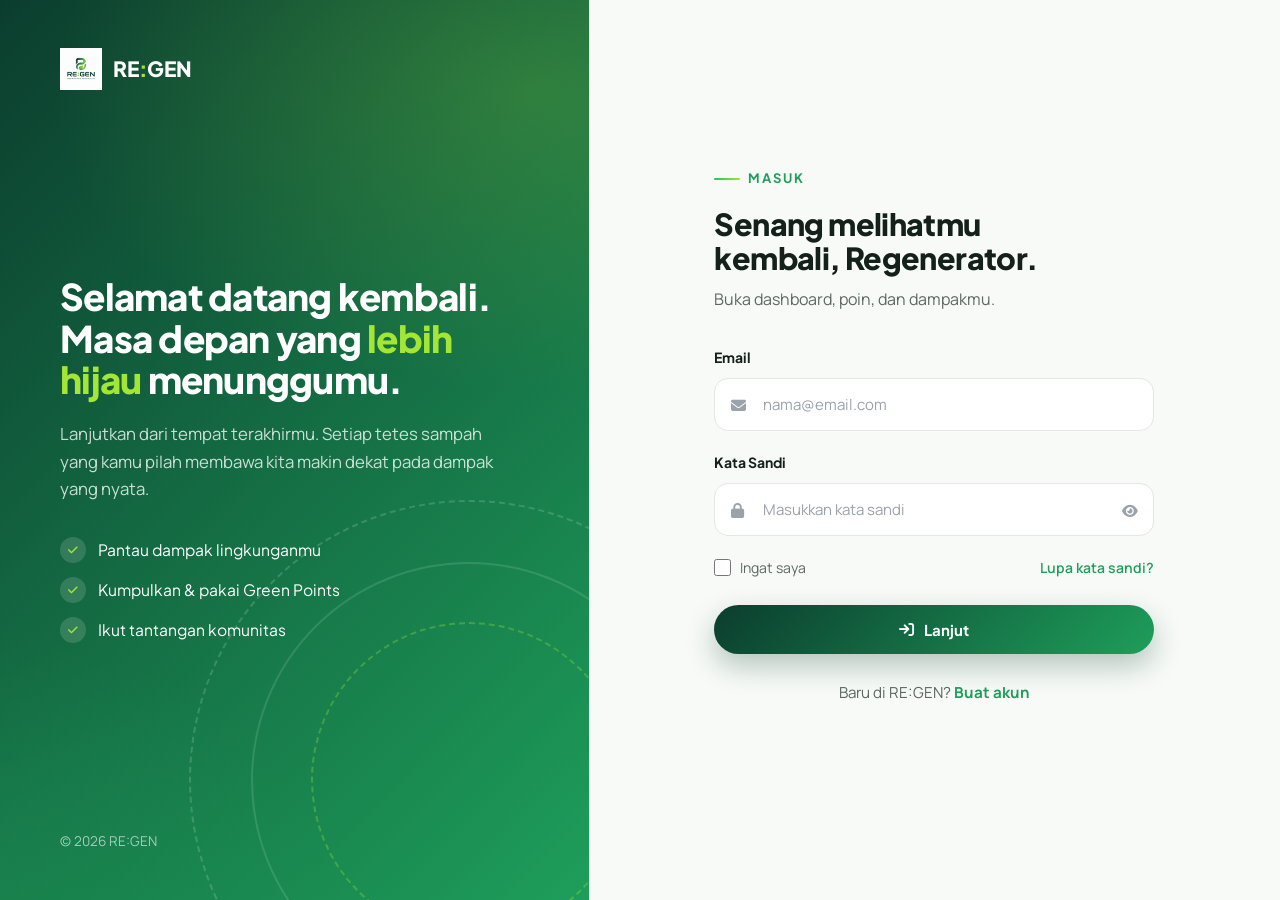
<file: dashboard.html>
<!DOCTYPE html>
<html lang="id">
<head>
  <meta charset="UTF-8">
  <meta name="viewport" content="width=device-width, initial-scale=1.0">
  <meta name="description" content="Dashboard RE:GEN-mu — Green Points, aktivitas, dan dampak dalam sekali lihat.">
  <title>Dashboard — RE:GEN</title>
  <link rel="preconnect" href="https://fonts.googleapis.com">
  <link rel="preconnect" href="https://fonts.gstatic.com" crossorigin>
  <link href="https://fonts.googleapis.com/css2?family=Manrope:wght@400;500;600;700;800&family=Plus+Jakarta+Sans:wght@400;600;700;800&display=swap" rel="stylesheet">
  <link rel="stylesheet" href="https://cdnjs.cloudflare.com/ajax/libs/font-awesome/6.5.1/css/all.min.css">
  <link rel="stylesheet" href="css/style.css">
  <link rel="stylesheet" href="css/components.css">
  <link rel="stylesheet" href="css/responsive.css">
  <link rel="icon" href="assets/images/Regen.png">
</head>
<body>
  <div id="navbar"></div>

  <div class="app-shell">
    <div class="container app-body">
      <!-- Sidebar -->
      <aside class="app-sidebar panel">
        <a href="dashboard.html" class="side-link active"><i class="fa-solid fa-gauge-high"></i> Dashboard</a>
        <a href="profile.html" class="side-link"><i class="fa-solid fa-user"></i> Profil</a>
        <a href="challenges.html" class="side-link"><i class="fa-solid fa-trophy"></i> Tantangan <span class="pill">1</span></a>
        <a href="impact.html" class="side-link"><i class="fa-solid fa-chart-line"></i> Dampak</a>
        <a href="rewards.html" class="side-link"><i class="fa-solid fa-gift"></i> Reward</a>
        <a href="map.html" class="side-link"><i class="fa-solid fa-map-location-dot"></i> Drop Points</a>
        <a href="explore.html" class="side-link"><i class="fa-solid fa-recycle"></i> Jelajah</a>
        <a href="#" class="side-link" id="sideLogout"><i class="fa-solid fa-right-from-bracket"></i> Keluar</a>
      </aside>

      <!-- Main content -->
      <main class="app-content">
        <div class="app-hero">
          <div>
            <span class="eyebrow" style="color:var(--lime);margin-bottom:10px">Selamat datang kembali</span>
            <h2>Halo, <span id="dashName">Regenerator</span> 👋</h2>
            <p>Inilah kabar terkini tentang dampak lingkunganmu.</p>
          </div>
          <div class="app-hero-right">
            <button class="btn btn-lime" id="simulateGP"><i class="fa-solid fa-plus"></i> Simulasikan +25 GP</button>
          </div>
        </div>

        <!-- KPI row -->
        <div class="app-grid cols-4" style="margin-bottom:26px">
          <div class="app-card kpi-card">
            <div class="kpi-icon green"><i class="fa-solid fa-star"></i></div>
            <div><div class="kpi-num" id="kpiGP">0</div><div class="kpi-label">Green Points</div></div>
          </div>
          <div class="app-card kpi-card">
            <div class="kpi-icon green"><i class="fa-solid fa-weight-hanging"></i></div>
            <div><div class="kpi-num" id="kpiKG">0</div><div class="kpi-label">KG Dipulihkan</div></div>
          </div>
          <div class="app-card kpi-card">
            <div class="kpi-icon lime"><i class="fa-solid fa-fire"></i></div>
            <div><div class="kpi-num" id="kpiStreak">0</div><div class="kpi-label">Streak Hari</div></div>
          </div>
          <div class="app-card kpi-card">
            <div class="kpi-icon green"><i class="fa-solid fa-boxes-stacked"></i></div>
            <div><div class="kpi-num" id="kpiItems">0</div><div class="kpi-label">Barang Teralihkan</div></div>
          </div>
        </div>

        <div class="app-grid cols-2">
          <!-- Green points ring -->
          <div class="app-card">
            <div class="ac-title">Progres Green Points <a href="rewards.html" class="ac-link">Reward <i class="fa-solid fa-arrow-right"></i></a></div>
            <div class="ring-wrap">
              <div class="ring-box" id="gpRing"></div>
              <div>
                <div class="kpi-num" style="font-size:2rem"><span id="gpBalance">0</span> GP</div>
                <div class="kpi-label">Reward berikutnya di <strong id="gpProgressLabel">1000 GP</strong></div>
                <div style="margin-top:10px"><span class="tag lime"><i class="fa-solid fa-gift"></i> <span id="gpNextReward">Botol Minum</span></span></div>
              </div>
            </div>
            <div style="margin-top:20px" class="progress-track"><div class="progress-fill" id="dashBar" data-progress="0"></div></div>
          </div>

          <!-- Activity -->
          <div class="app-card">
            <div class="ac-title">Aktivitas Terbaru</div>
            <div class="activity-list" id="dashActivity"></div>
            <a href="impact.html" class="btn btn-ghost btn-sm" style="margin-top:16px">Lihat Dampak Lengkap <i class="fa-solid fa-arrow-right"></i></a>
          </div>
        </div>

        <!-- Quick actions -->
        <div class="app-grid cols-3" style="margin-top:26px">
          <a href="map.html" class="app-card hoverable" style="text-decoration:none">
            <div class="ac-title"><span>Cari Titik Drop</span></div>
            <div style="font-size:34px;color:var(--green);margin-bottom:10px"><i class="fa-solid fa-map-location-dot"></i></div>
            <p style="color:var(--text-soft);font-size:0.92rem">Lokasi hub terdekat untuk menyetor sampah yang sudah kamu pilah.</p>
          </a>
          <a href="challenges.html" class="app-card hoverable" style="text-decoration:none">
            <div class="ac-title"><span>Ikuti Tantangan</span></div>
            <div style="font-size:34px;color:var(--green);margin-bottom:10px"><i class="fa-solid fa-trophy"></i></div>
            <p style="color:var(--text-soft);font-size:0.92rem">Bangun kebiasaan baik dan kumpulkan poin bonus.</p>
          </a>
          <a href="rewards.html" class="app-card hoverable" style="text-decoration:none">
            <div class="ac-title"><span>Tukar Reward</span></div>
            <div style="font-size:34px;color:var(--green);margin-bottom:10px"><i class="fa-solid fa-gift"></i></div>
            <p style="color:var(--text-soft);font-size:0.92rem">Tukarkan Green Points-mu dengan reward yang nyata.</p>
          </a>
        </div>
      </main>
    </div>
  </div>

  <div id="footer"></div>

  <script src="js/data.js"></script>
  <script src="js/main.js"></script>
  <script src="js/animations.js"></script>
  <script src="js/dashboard.js"></script>
  <script>
    document.addEventListener("DOMContentLoaded", () => {
      if (!requireLogin()) return;
      renderNavbar("navbar", "dashboard");
      renderFooter("footer");
      initToTop();

      const user = sessions.user() || defaultUser;
      document.getElementById("dashName").textContent = user.name.split(" ")[0] || "Regenerator";
      document.getElementById("gpBalance").textContent = user.points;

      // aktivitas
      renderActivities("dashActivity", activities);

      // ring
      const points = user.points || 0;
      const target = 1000;
      const pct = Math.min(Math.round((points / target) * 100), 100);
      drawRing(document.getElementById("gpRing"), pct);
      setTimeout(() => {
        const bar = document.getElementById("dashBar");
        bar.style.width = pct + "%";
      }, 400);
      document.getElementById("gpProgressLabel").textContent = target + " GP";
      document.getElementById("gpNextReward").textContent = pct >= 50 ? "Botol Minum" : "Tas Belanja Eco";

      document.getElementById("sideLogout").addEventListener("click", e => {
        e.preventDefault();
        doLogout();
      });
    });
  </script>
</body>
</html>
</file>
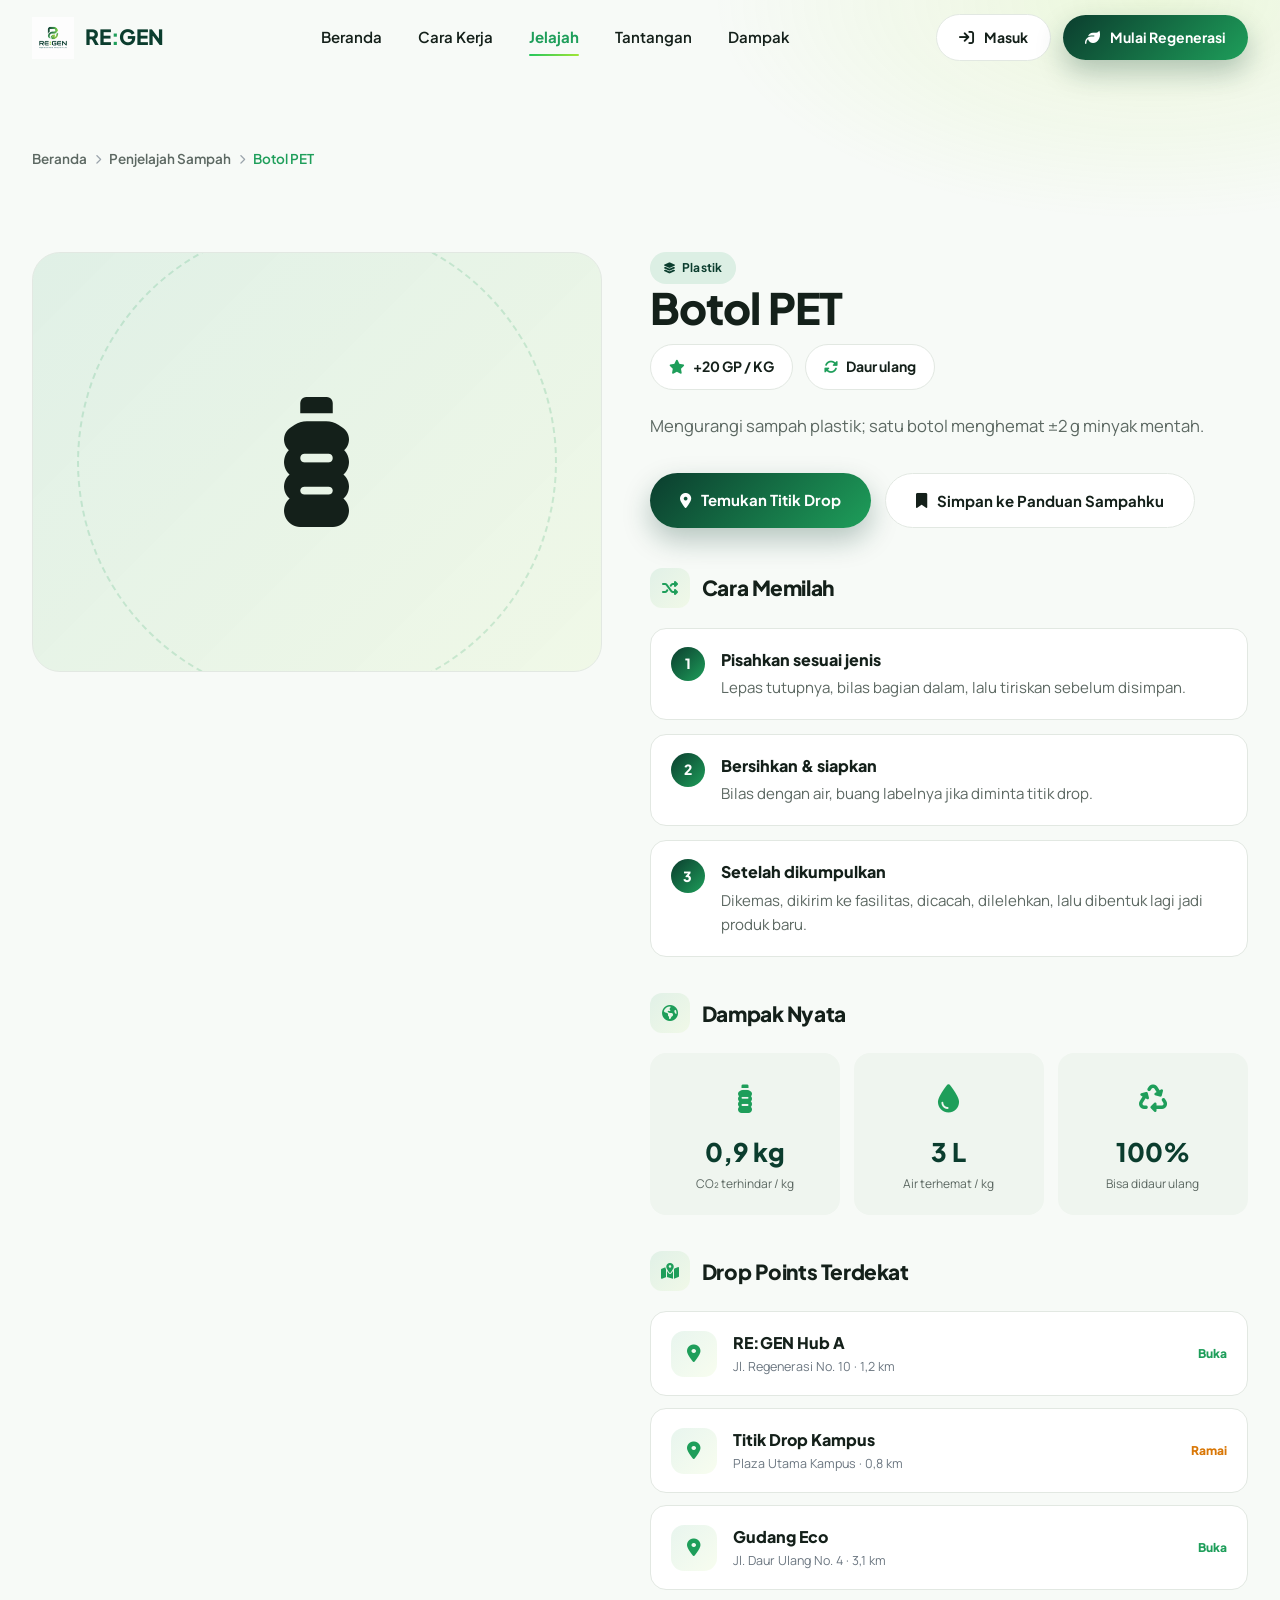
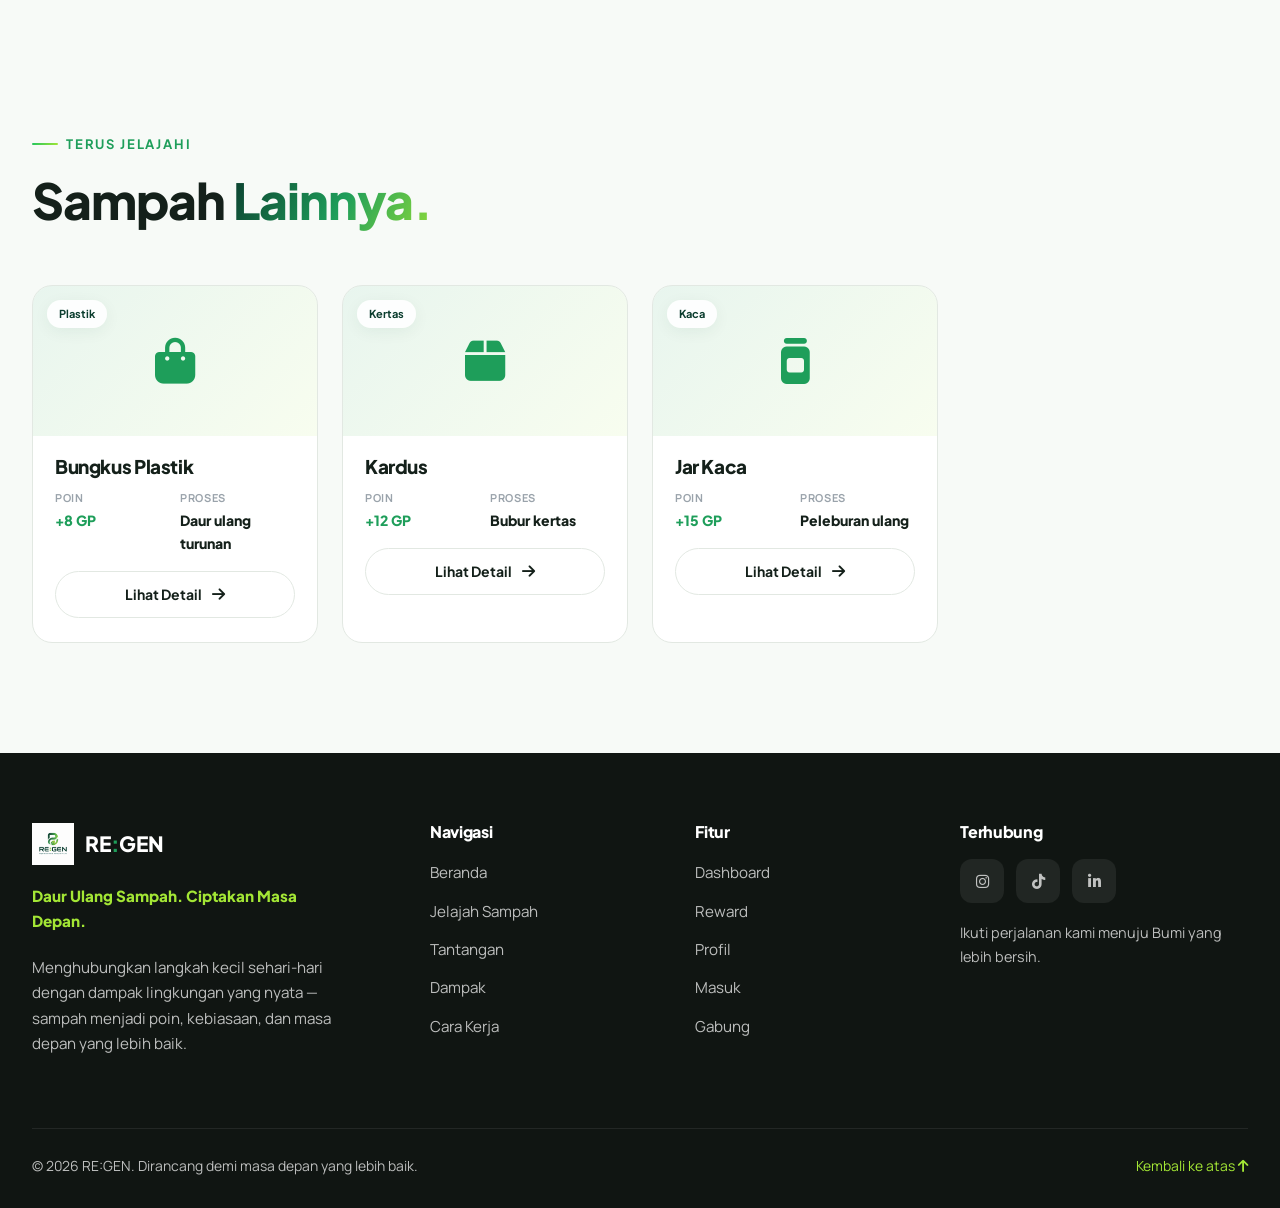
<file: detail.html>
<!DOCTYPE html>
<html lang="id">
<head>
  <meta charset="UTF-8">
  <meta name="viewport" content="width=device-width, initial-scale=1.0">
  <meta name="description" content="Detail sampah RE:GEN — pelajari cara memilah, membersihkan, dan dampak dari kontribusimu.">
  <title>Detail Sampah — RE:GEN</title>
  <link rel="preconnect" href="https://fonts.googleapis.com">
  <link rel="preconnect" href="https://fonts.gstatic.com" crossorigin>
  <link href="https://fonts.googleapis.com/css2?family=Manrope:wght@400;500;600;700;800&family=Plus+Jakarta+Sans:wght@400;600;700;800&display=swap" rel="stylesheet">
  <link rel="stylesheet" href="https://cdnjs.cloudflare.com/ajax/libs/font-awesome/6.5.1/css/all.min.css">
  <link rel="stylesheet" href="css/style.css">
  <link rel="stylesheet" href="css/components.css">
  <link rel="stylesheet" href="css/responsive.css">
  <link rel="icon" href="assets/images/Regen.png">
</head>
<body>
  <div id="navbar"></div>

  <section class="page-hero">
    <div class="container">
      <nav class="crumbs" aria-label="Breadcrumb">
        <a href="index.html">Beranda</a><i class="fa-solid fa-chevron-right"></i><a href="explore.html">Penjelajah Sampah</a><i class="fa-solid fa-chevron-right"></i><span class="current" id="crumbName">Detail</span>
      </nav>
    </div>
  </section>

  <section class="section-tight" style="padding-top:6px">
    <div class="container">
      <div class="detail-layout">
        <!-- Media -->
        <div class="detail-media" id="detailMedia">
          <i class="fa-solid fa-bottle-water" id="detailIcon"></i>
        </div>

        <!-- Content -->
        <div>
          <span class="tag green" id="detailCatTag"><i class="fa-solid fa-layer-group"></i> Plastik</span>
          <h1 class="detail-title" id="detailName">Botol PET</h1>

          <div class="detail-points">
            <span class="pt"><i class="fa-solid fa-star"></i> <span id="detailPoints">+20 GP / KG</span></span>
            <span class="pt"><i class="fa-solid fa-rotate"></i> <span id="detailProcess">Daur ulang</span></span>
          </div>

          <p class="detail-desc" id="detailImpact">Mengurangi sampah plastik dan menghemat sumber daya.</p>

          <div class="detail-cta">
            <a href="map.html" class="btn btn-primary"><i class="fa-solid fa-location-dot"></i> Temukan Titik Drop</a>
            <button class="btn btn-ghost" id="addToGuide"><i class="fa-solid fa-bookmark"></i> Simpan ke Panduan Sampahku</button>
          </div>

          <!-- How to sort -->
          <div class="detail-block">
            <h3><span class="db-icon"><i class="fa-solid fa-shuffle"></i></span> Cara Memilah</h3>
            <div class="detail-step-list">
              <div class="detail-step">
                <div class="ds-num">1</div>
                <div><div class="ds-title">Pisahkan sesuai jenis</div><div class="ds-text" id="detailSort">Pisahkan barang ini dari material lain.</div></div>
              </div>
              <div class="detail-step">
                <div class="ds-num">2</div>
                <div><div class="ds-title">Bersihkan & siapkan</div><div class="ds-text" id="detailClean">Bilas dan hilangkan sisa-sisa yang menempel.</div></div>
              </div>
              <div class="detail-step">
                <div class="ds-num">3</div>
                <div><div class="ds-title">Setelah dikumpulkan</div><div class="ds-text" id="detailAfter">Sampahmu lanjut ke proses pengolahan.</div></div>
              </div>
            </div>
          </div>

          <!-- Impact -->
          <div class="detail-block">
            <h3><span class="db-icon"><i class="fa-solid fa-earth-americas"></i></span> Dampak Nyata</h3>
            <div class="detail-impact-grid" id="detailImpactGrid"></div>
          </div>

          <!-- Drop points -->
          <div class="detail-block">
            <h3><span class="db-icon"><i class="fa-solid fa-map-location-dot"></i></span> Drop Points Terdekat</h3>
            <div class="drop-point-list" id="detailDropPoints"></div>
          </div>
        </div>
      </div>
    </div>
  </section>

  <!-- Related waste -->
  <section class="section" style="padding-top:30px">
    <div class="container">
      <div class="section-head reveal">
        <span class="eyebrow">Terus Jelajahi</span>
        <h2 class="section-title">Sampah <span class="accent">Lainnya.</span></h2>
      </div>
      <div class="waste-grid stagger" id="relatedGrid"></div>
    </div>
  </section>

  <div id="footer"></div>

  <script src="js/data.js"></script>
  <script src="js/main.js"></script>
  <script src="js/animations.js"></script>
  <script>
    document.addEventListener("DOMContentLoaded", () => {
      renderNavbar("navbar", "explore");
      renderFooter("footer");

      const params = new URLSearchParams(window.location.search);
      const id = params.get("id") || "pet-bottle";
      const item = wasteData.find(w => w.id === id) || wasteData[0];

      const cat = CATEGORY_META[item.category];

      document.title = item.name + " — RE:GEN";
      document.getElementById("crumbName").textContent = item.name;
      document.getElementById("detailName").textContent = item.name;
      document.getElementById("detailIcon").className = "fa-solid " + item.icon;
      document.getElementById("detailCatTag").innerHTML = `<i class="fa-solid fa-layer-group"></i> ${cat.label}`;
      document.getElementById("detailPoints").textContent = "+" + item.points + " GP / KG";
      document.getElementById("detailProcess").textContent = item.process;
      document.getElementById("detailImpact").textContent = item.impact;
      document.getElementById("detailSort").textContent = item.sortSteps;
      document.getElementById("detailClean").textContent = item.cleanSteps;
      document.getElementById("detailAfter").textContent = item.afterSteps;

      // grid dampak
      document.getElementById("detailImpactGrid").innerHTML = item.impacts.map(im => `
        <div class="detail-impact">
          <div class="di-icon"><i class="fa-solid ${im.icon}"></i></div>
          <div class="di-num">${im.num}</div>
          <div class="di-label">${im.label}</div>
        </div>`).join("");

      // drop points
      const relevant = dropPoints.filter(dp => dp.cats.includes(item.category));
      const shown = relevant.length ? relevant : dropPoints.slice(0, 2);
      document.getElementById("detailDropPoints").innerHTML = shown.map(dp => `
        <div class="drop-point" onclick="location.href='map.html'">
          <div class="dp-icon"><i class="fa-solid fa-location-dot"></i></div>
          <div class="dp-body">
            <div class="dp-name">${dp.name}</div>
            <div class="dp-meta">${dp.address} · ${dp.distance}</div>
          </div>
          <span class="dp-status ${dp.status}">${dp.status === "open" ? "Buka" : "Ramai"}</span>
        </div>`).join("");

      // add to guide
      document.getElementById("addToGuide").addEventListener("click", function() {
        this.classList.toggle("btn-primary");
        this.classList.toggle("btn-ghost");
        const added = this.classList.contains("btn-primary");
        this.innerHTML = added
          ? '<i class="fa-solid fa-check"></i> Tersimpan di Panduan'
          : '<i class="fa-solid fa-bookmark"></i> Simpan ke Panduan Sampahku';
        showToast(added ? "Tersimpan ke panduan sampahmu!" : "Dihapus dari panduanmu.", added ? "success" : "info");
      });

      // terkait: kategori yang sama lalu lainnya
      const related = wasteData.filter(w => w.category === item.category && w.id !== item.id);
      const others = wasteData.filter(w => w.category !== item.category).slice(0, 3 - related.length);
      const relList = [...related, ...others].slice(0, 3);
      document.getElementById("relatedGrid").innerHTML = relList.map(w => {
        const c = CATEGORY_META[w.category];
        return `
          <div class="waste-card">
            <div class="waste-card-media">
              <span class="cat-pill" style="background:rgba(255,255,255,0.92)">${c.label}</span>
              <i class="fa-solid ${w.icon}" style="color:var(--green)"></i>
            </div>
            <div class="waste-card-body">
              <h4>${w.name}</h4>
              <div class="waste-meta">
                <div class="m"><span class="m-label">Poin</span><span class="m-value">+${w.points} GP</span></div>
                <div class="m"><span class="m-label">Proses</span><span class="m-value plain">${w.process}</span></div>
              </div>
              <a href="detail.html?id=${w.id}" class="btn btn-ghost btn-sm">Lihat Detail <i class="fa-solid fa-arrow-right"></i></a>
            </div>
          </div>`;
      }).join("");
    });
  </script>
</body>
</html>
</file>
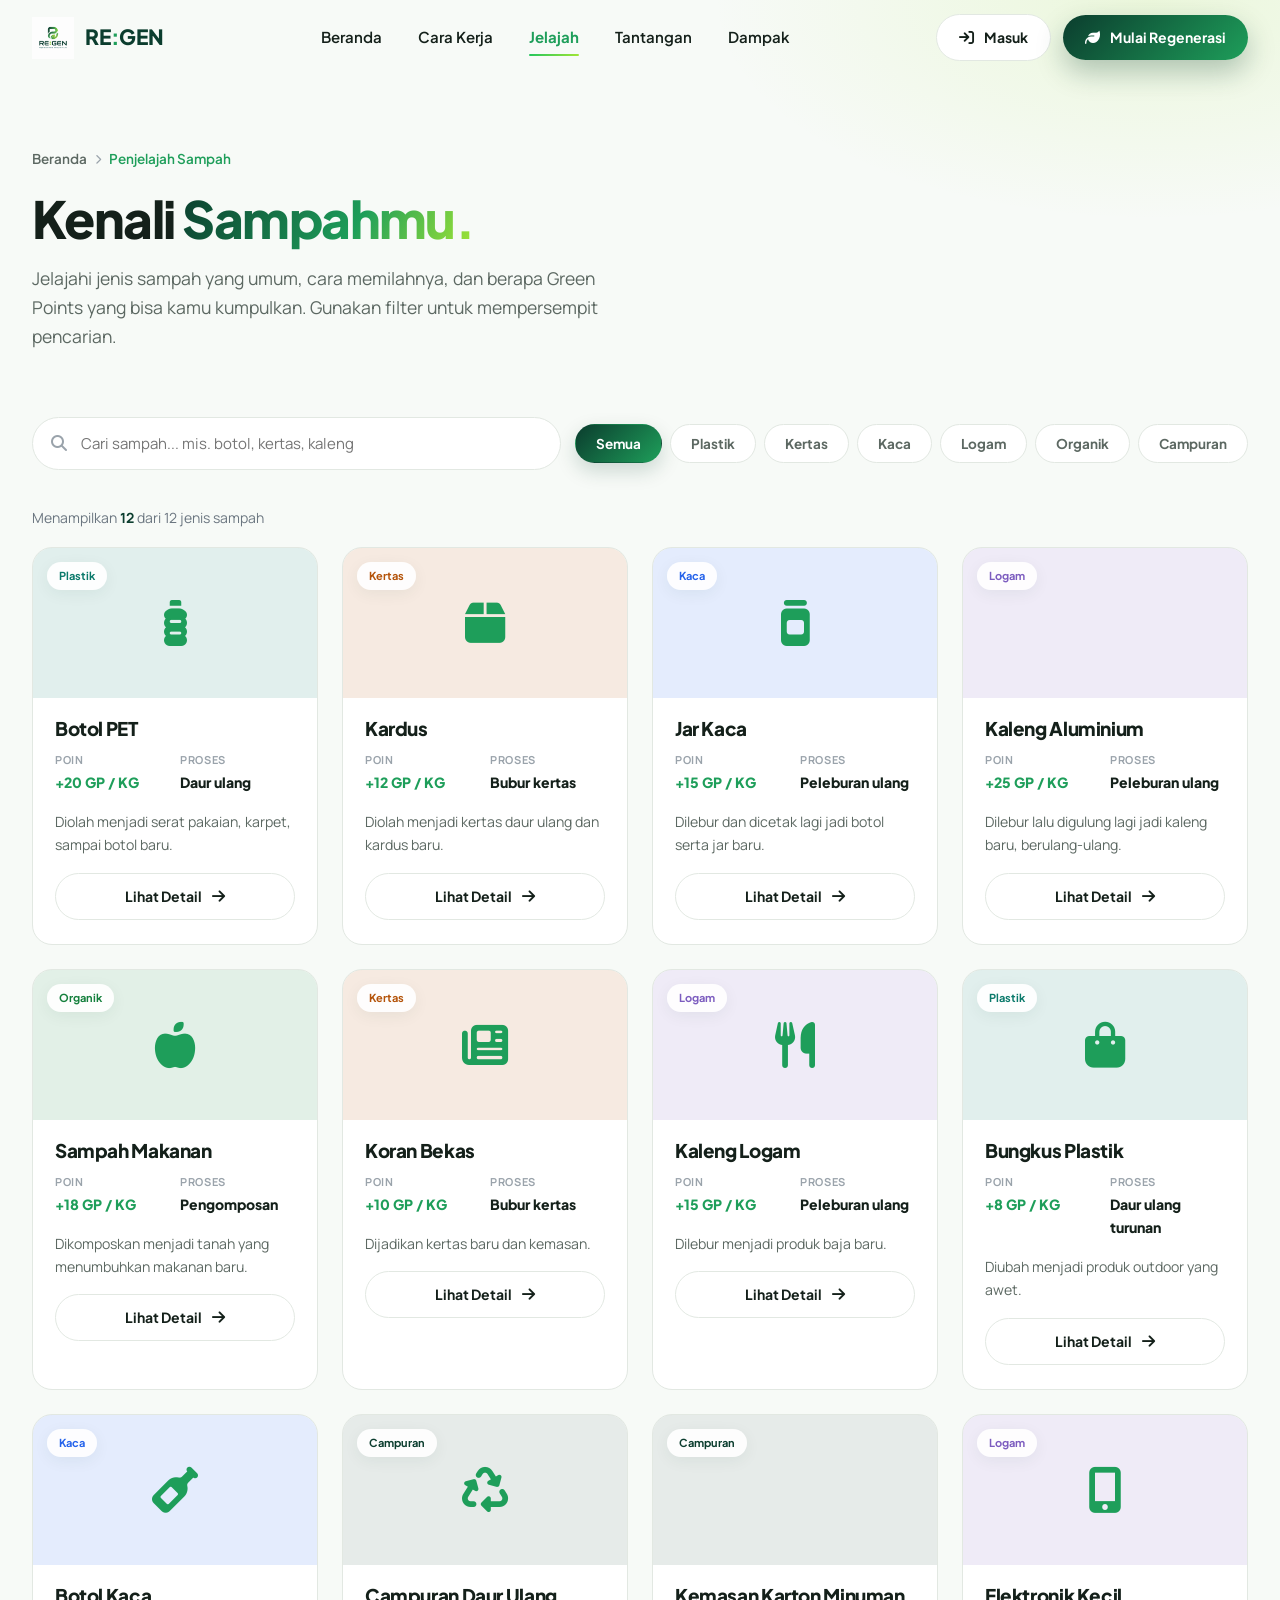
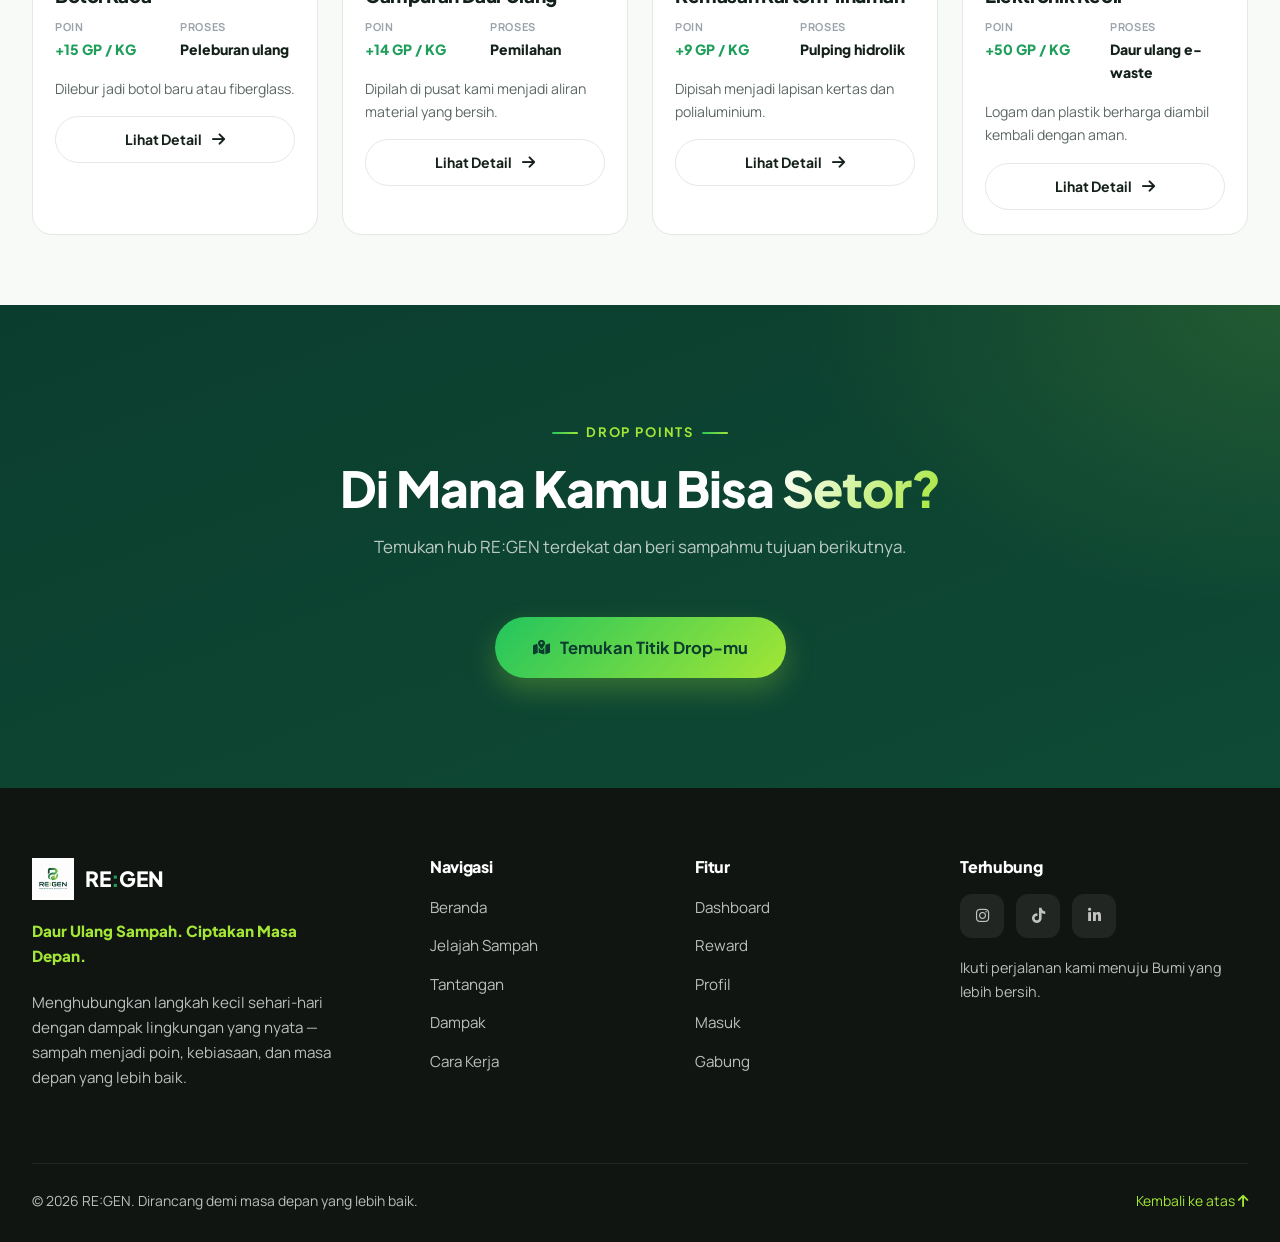
<file: explore.html>
<!DOCTYPE html>
<html lang="id">
<head>
  <meta charset="UTF-8">
  <meta name="viewport" content="width=device-width, initial-scale=1.0">
  <meta name="description" content="Jelajahi jenis sampah RE:GEN, cara memilahnya, dan berapa Green Points yang bisa kamu kumpulkan.">
  <title>Jelajah Sampah — RE:GEN</title>
  <link rel="preconnect" href="https://fonts.googleapis.com">
  <link rel="preconnect" href="https://fonts.gstatic.com" crossorigin>
  <link href="https://fonts.googleapis.com/css2?family=Manrope:wght@400;500;600;700;800&family=Plus+Jakarta+Sans:wght@400;600;700;800&display=swap" rel="stylesheet">
  <link rel="stylesheet" href="https://cdnjs.cloudflare.com/ajax/libs/font-awesome/6.5.1/css/all.min.css">
  <link rel="stylesheet" href="css/style.css">
  <link rel="stylesheet" href="css/components.css">
  <link rel="stylesheet" href="css/responsive.css">
  <link rel="icon" href="assets/images/Regen.png">
</head>
<body>
  <div id="navbar"></div>

  <section class="page-hero">
    <div class="container">
      <nav class="crumbs" aria-label="Breadcrumb">
        <a href="index.html">Beranda</a><i class="fa-solid fa-chevron-right"></i><span class="current">Penjelajah Sampah</span>
      </nav>
      <h1 class="ph-title">Kenali <span class="accent">Sampahmu.</span></h1>
      <p class="ph-desc">Jelajahi jenis sampah yang umum, cara memilahnya, dan berapa Green Points yang bisa kamu kumpulkan. Gunakan filter untuk mempersempit pencarian.</p>
    </div>
  </section>

  <section class="section-tight" style="padding-top:10px">
    <div class="container">
      <div class="explore-toolbar reveal">
        <div class="search-box">
          <i class="fa-solid fa-magnifying-glass"></i>
          <input type="text" id="wasteSearch" placeholder="Cari sampah... mis. botol, kertas, kaleng" aria-label="Cari sampah">
        </div>
        <div class="filter-group" id="filterGroup">
          <button class="filter-chip active" data-filter="all">Semua</button>
          <button class="filter-chip" data-filter="plastic">Plastik</button>
          <button class="filter-chip" data-filter="paper">Kertas</button>
          <button class="filter-chip" data-filter="glass">Kaca</button>
          <button class="filter-chip" data-filter="metal">Logam</button>
          <button class="filter-chip" data-filter="organic">Organik</button>
          <button class="filter-chip" data-filter="mixed">Campuran</button>
        </div>
      </div>

      <div class="result-count" id="resultCount"></div>
      <div class="waste-grid stagger" id="wasteGrid"></div>
      <div class="empty-state" id="emptyState" style="display:none">
        <i class="fa-solid fa-magnifying-glass-minus"></i>
        <h4>Hasil tidak ditemukan</h4>
        <p>Coba kata kunci atau filter lain.</p>
      </div>
    </div>
  </section>

  <!-- Map teaser -->
  <section class="section greenpoints" id="mapTeaser">
    <div class="container">
      <div class="section-head center reveal">
        <span class="eyebrow center">Drop Points</span>
        <h2 class="section-title" style="color:#fff">Di Mana Kamu Bisa <span class="accent" style="background:linear-gradient(120deg,#fff,var(--lime));-webkit-background-clip:text;background-clip:text;color:transparent">Setor?</span></h2>
        <p class="section-desc">Temukan hub RE:GEN terdekat dan beri sampahmu tujuan berikutnya.</p>
      </div>
      <div style="text-align:center" class="reveal">
        <a href="map.html" class="btn btn-lime btn-lg"><i class="fa-solid fa-map-location-dot"></i> Temukan Titik Drop-mu</a>
      </div>
    </div>
  </section>

  <div id="footer"></div>

  <script src="js/data.js"></script>
  <script src="js/main.js"></script>
  <script src="js/animations.js"></script>
  <script>
    document.addEventListener("DOMContentLoaded", () => {
      renderNavbar("navbar", "explore");
      renderFooter("footer");

      const grid = document.getElementById("wasteGrid");
      const search = document.getElementById("wasteSearch");
      const chips = document.querySelectorAll(".filter-chip");
      const count = document.getElementById("resultCount");
      const empty = document.getElementById("emptyState");
      let filter = "all";
      let term = "";

      function filtered() {
        return wasteData.filter(w => {
          const matchCat = filter === "all" || w.category === filter;
          const t = term.toLowerCase();
          const matchTerm = !t || w.name.toLowerCase().includes(t) || w.process.toLowerCase().includes(t) ||
            CATEGORY_META[w.category].label.toLowerCase().includes(t);
          return matchCat && matchTerm;
        });
      }

      function render() {
        const list = filtered();
        grid.innerHTML = list.map(w => {
          const cat = CATEGORY_META[w.category];
          return `
            <div class="waste-card">
              <div class="waste-card-media cat-${w.category}-bg">
                <span class="cat-pill" style="background:rgba(255,255,255,0.92);color:${w.category === "plastic" ? "#0B7A6B" : w.category === "paper" ? "#B45309" : w.category === "glass" ? "#2563EB" : w.category === "metal" ? "#7C5CBF" : w.category === "organic" ? "#15803D" : "#0B3D2E"}">${cat.label}</span>
                <i class="fa-solid ${w.icon}" style="color:var(--green)"></i>
              </div>
              <div class="waste-card-body">
                <h4>${w.name}</h4>
                <div class="waste-meta">
                  <div class="m"><span class="m-label">Poin</span><span class="m-value">+${w.points} GP / KG</span></div>
                  <div class="m"><span class="m-label">Proses</span><span class="m-value plain">${w.process}</span></div>
                </div>
                <p style="color:var(--text-soft);font-size:0.88rem;margin-bottom:16px">${w.short}</p>
                <a href="detail.html?id=${w.id}" class="btn btn-ghost btn-sm">Lihat Detail <i class="fa-solid fa-arrow-right"></i></a>
              </div>
            </div>`;
        }).join("");
        count.innerHTML = `Menampilkan <strong>${list.length}</strong> dari ${wasteData.length} jenis sampah`;
        empty.style.display = list.length ? "none" : "block";
      }

      chips.forEach(chip => {
        chip.addEventListener("click", () => {
          chips.forEach(c => c.classList.remove("active"));
          chip.classList.add("active");
          filter = chip.getAttribute("data-filter");
          render();
        });
      });
      search.addEventListener("input", () => { term = search.value; render(); });

      render();
    });
  </script>
</body>
</html>
</file>
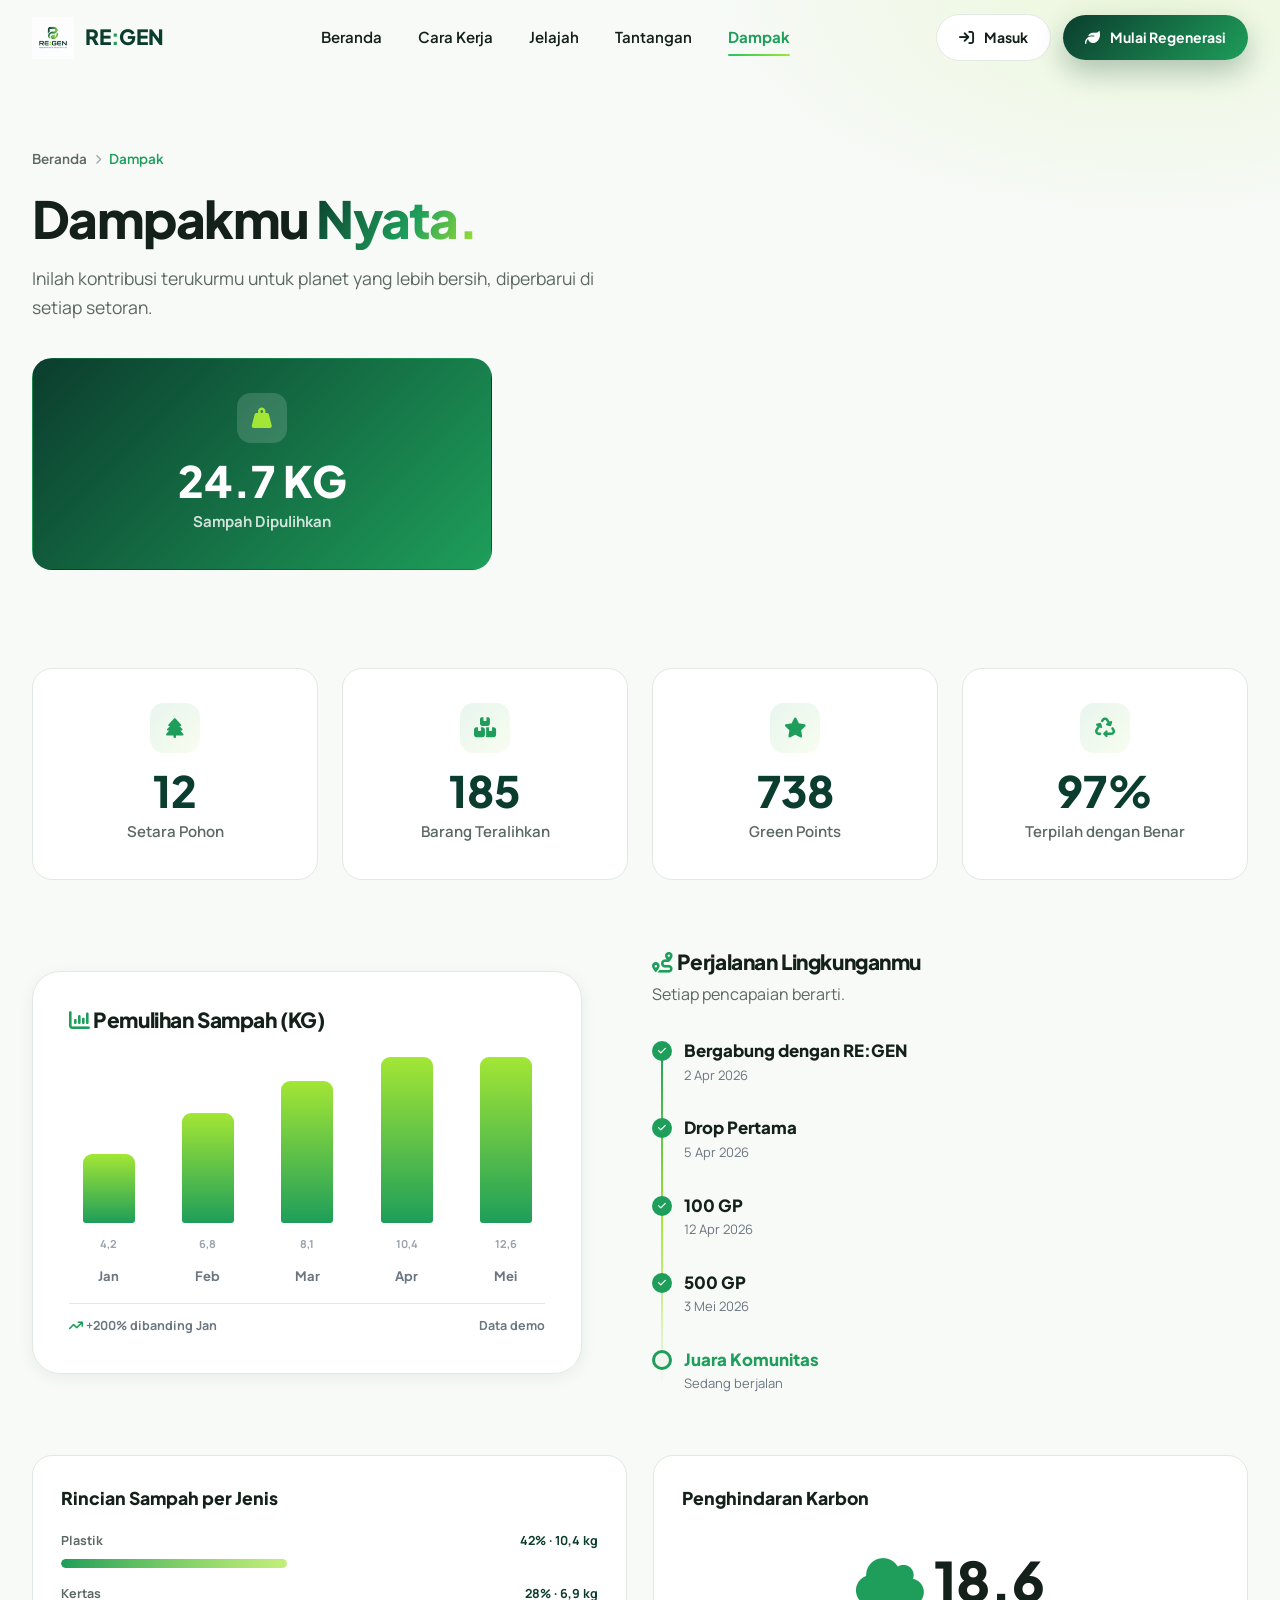
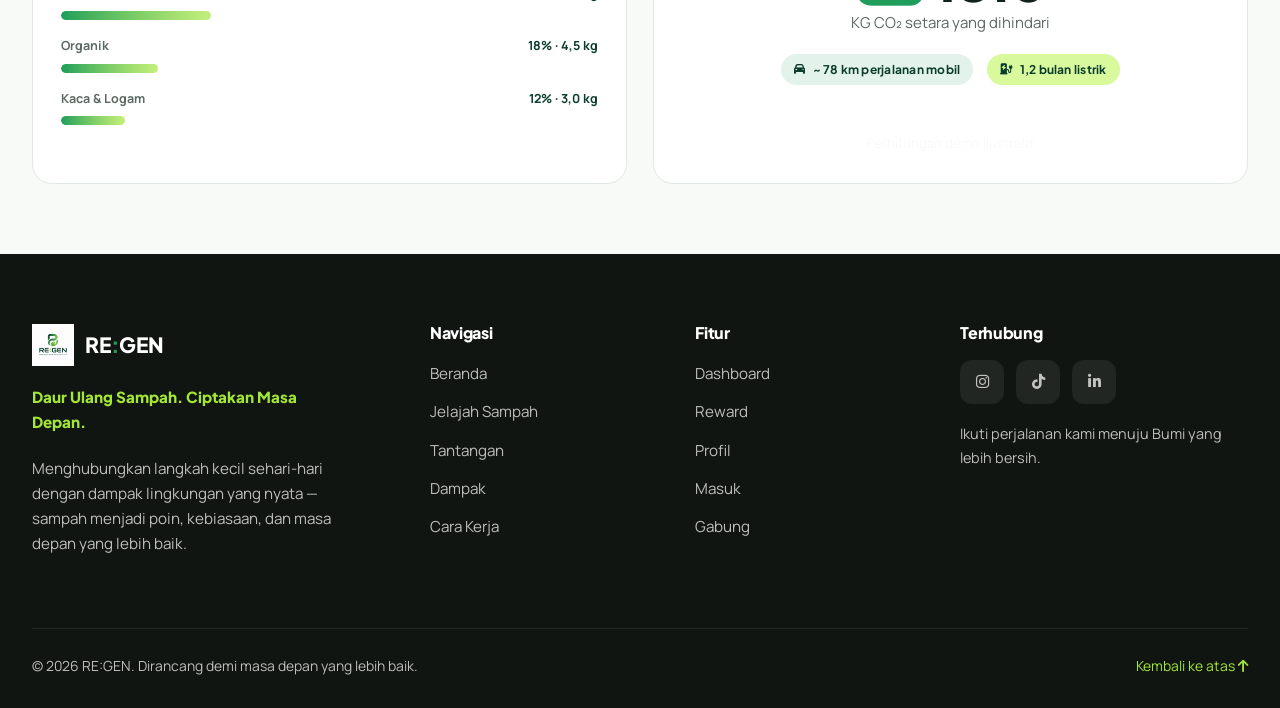
<file: impact.html>
<!DOCTYPE html>
<html lang="id">
<head>
  <meta charset="UTF-8">
  <meta name="viewport" content="width=device-width, initial-scale=1.0">
  <meta name="description" content="Pantau dampak lingkungan nyatamu bersama RE:GEN.">
  <title>Dampak — RE:GEN</title>
  <link rel="preconnect" href="https://fonts.googleapis.com">
  <link rel="preconnect" href="https://fonts.gstatic.com" crossorigin>
  <link href="https://fonts.googleapis.com/css2?family=Manrope:wght@400;500;600;700;800&family=Plus+Jakarta+Sans:wght@400;600;700;800&display=swap" rel="stylesheet">
  <link rel="stylesheet" href="https://cdnjs.cloudflare.com/ajax/libs/font-awesome/6.5.1/css/all.min.css">
  <link rel="stylesheet" href="css/style.css">
  <link rel="stylesheet" href="css/components.css">
  <link rel="stylesheet" href="css/responsive.css">
  <link rel="icon" href="assets/images/Regen.png">
</head>
<body>
  <div id="navbar"></div>

  <section class="page-hero wide">
    <div class="container">
      <nav class="crumbs" aria-label="Breadcrumb">
        <a href="index.html">Beranda</a><i class="fa-solid fa-chevron-right"></i><span class="current">Dampak</span>
      </nav>
      <h1 class="ph-title">Dampakmu <span class="accent">Nyata.</span></h1>
      <p class="ph-desc">Inilah kontribusi terukurmu untuk planet yang lebih bersih, diperbarui di setiap setoran.</p>

      <div style="margin-top:36px">
        <div class="impact-stat reveal" style="max-width:460px;background:var(--grad-green);border-color:transparent;color:#fff">
          <div class="im-icon" style="background:rgba(255,255,255,0.15);color:var(--lime)"><i class="fa-solid fa-weight-hanging"></i></div>
          <div class="im-num" style="color:#fff"><span data-count="24.8" data-dec="1">0</span> KG</div>
          <p style="color:rgba(255,255,255,0.8);font-weight:700">Sampah Dipulihkan</p>
        </div>
      </div>
    </div>
  </section>

  <section class="section-tight" style="padding-top:10px">
    <div class="container">
      <!-- KPIs -->
      <div class="impact-stats">
        <div class="impact-stat reveal"><div class="im-icon"><i class="fa-solid fa-tree"></i></div><div class="im-num"><span data-count="12">0</span></div><p>Setara Pohon</p></div>
        <div class="impact-stat reveal"><div class="im-icon"><i class="fa-solid fa-boxes-stacked"></i></div><div class="im-num"><span data-count="186">0</span></div><p>Barang Teralihkan</p></div>
        <div class="impact-stat reveal"><div class="im-icon"><i class="fa-solid fa-star"></i></div><div class="im-num"><span data-count="742">0</span></div><p>Green Points</p></div>
        <div class="impact-stat reveal"><div class="im-icon"><i class="fa-solid fa-recycle"></i></div><div class="im-num"><span data-count="98">0</span><span>%</span></div><p>Terpilah dengan Benar</p></div>
      </div>

      <div class="impact-visual">
        <!-- Chart -->
        <div class="im-chart reveal reveal-left">
          <h4><i class="fa-solid fa-chart-column" style="color:var(--green)"></i> Pemulihan Sampah (KG)</h4>
          <div class="chart-bars">
            <div class="chart-col"><div class="bar" style="height:30%"></div><div class="mv">4,2</div><div class="ml">Jan</div></div>
            <div class="chart-col"><div class="bar" style="height:48%"></div><div class="mv">6,8</div><div class="ml">Feb</div></div>
            <div class="chart-col"><div class="bar" style="height:62%"></div><div class="mv">8,1</div><div class="ml">Mar</div></div>
            <div class="chart-col"><div class="bar" style="height:78%"></div><div class="mv">10,4</div><div class="ml">Apr</div></div>
            <div class="chart-col"><div class="bar" style="height:92%"></div><div class="mv">12,6</div><div class="ml">Mei</div></div>
          </div>
          <div style="display:flex;justify-content:space-between;font-size:12.5px;color:var(--soft-gray);font-weight:700;padding-top:12px;border-top:1px solid var(--line)">
            <span><i class="fa-solid fa-arrow-trend-up" style="color:var(--green)"></i> +200% dibanding Jan</span>
            <span>Data demo</span>
          </div>
        </div>

        <!-- Journey timeline -->
        <div class="journey reveal reveal-right">
          <h4><i class="fa-solid fa-route" style="color:var(--green)"></i> Perjalanan Lingkunganmu</h4>
          <p>Setiap pencapaian berarti.</p>
          <div class="journey-list" id="journeyList"></div>
        </div>
      </div>

      <!-- Breakdown -->
      <div class="app-grid cols-2" style="margin-top:60px">
        <div class="app-card">
          <div class="ac-title">Rincian Sampah per Jenis</div>
          <div style="display:flex;flex-direction:column;gap:16px">
            <div>
              <div class="reward-status"><span>Plastik</span><strong>42% · 10,4 kg</strong></div>
              <div class="progress-track"><div class="progress-fill" data-progress="42"></div></div>
            </div>
            <div>
              <div class="reward-status"><span>Kertas</span><strong>28% · 6,9 kg</strong></div>
              <div class="progress-track"><div class="progress-fill" data-progress="28"></div></div>
            </div>
            <div>
              <div class="reward-status"><span>Organik</span><strong>18% · 4,5 kg</strong></div>
              <div class="progress-track"><div class="progress-fill" data-progress="18"></div></div>
            </div>
            <div>
              <div class="reward-status"><span>Kaca & Logam</span><strong>12% · 3,0 kg</strong></div>
              <div class="progress-track"><div class="progress-fill" data-progress="12"></div></div>
            </div>
          </div>
        </div>

        <div class="app-card">
          <div class="ac-title">Penghindaran Karbon</div>
          <div style="text-align:center;padding:20px 0">
            <div class="kpi-num" style="font-size:3.4rem"><i class="fa-solid fa-cloud" style="color:var(--green)"></i> 18.6</div>
            <div class="kpi-label" style="font-size:15px">KG CO₂ setara yang dihindari</div>
            <div style="margin-top:18px;display:flex;justify-content:center;gap:14px;flex-wrap:wrap">
              <span class="tag green"><i class="fa-solid fa-car"></i> ~ 78 km perjalanan mobil</span>
              <span class="tag lime"><i class="fa-solid fa-charging-station"></i> 1,2 bulan listrik</span>
            </div>
          </div>
          <p class="problem-note" style="text-align:center">Perhitungan demo ilustratif.</p>
        </div>
      </div>
    </div>
  </section>

  <div id="footer"></div>

  <script src="js/data.js"></script>
  <script src="js/main.js"></script>
  <script src="js/animations.js"></script>
  <script>
    document.addEventListener("DOMContentLoaded", () => {
      renderNavbar("navbar", "impact");
      renderFooter("footer");

      document.getElementById("journeyList").innerHTML = journeyTimeline.map(j => `
        <div class="journey-item ${j.done ? "done" : ""} ${j.current ? "current" : ""}">
          <div class="j-dot"></div>
          <div class="j-title">${j.title}</div>
          <div class="j-date">${j.date}</div>
        </div>`).join("");
    });
  </script>
</body>
</html>
</file>
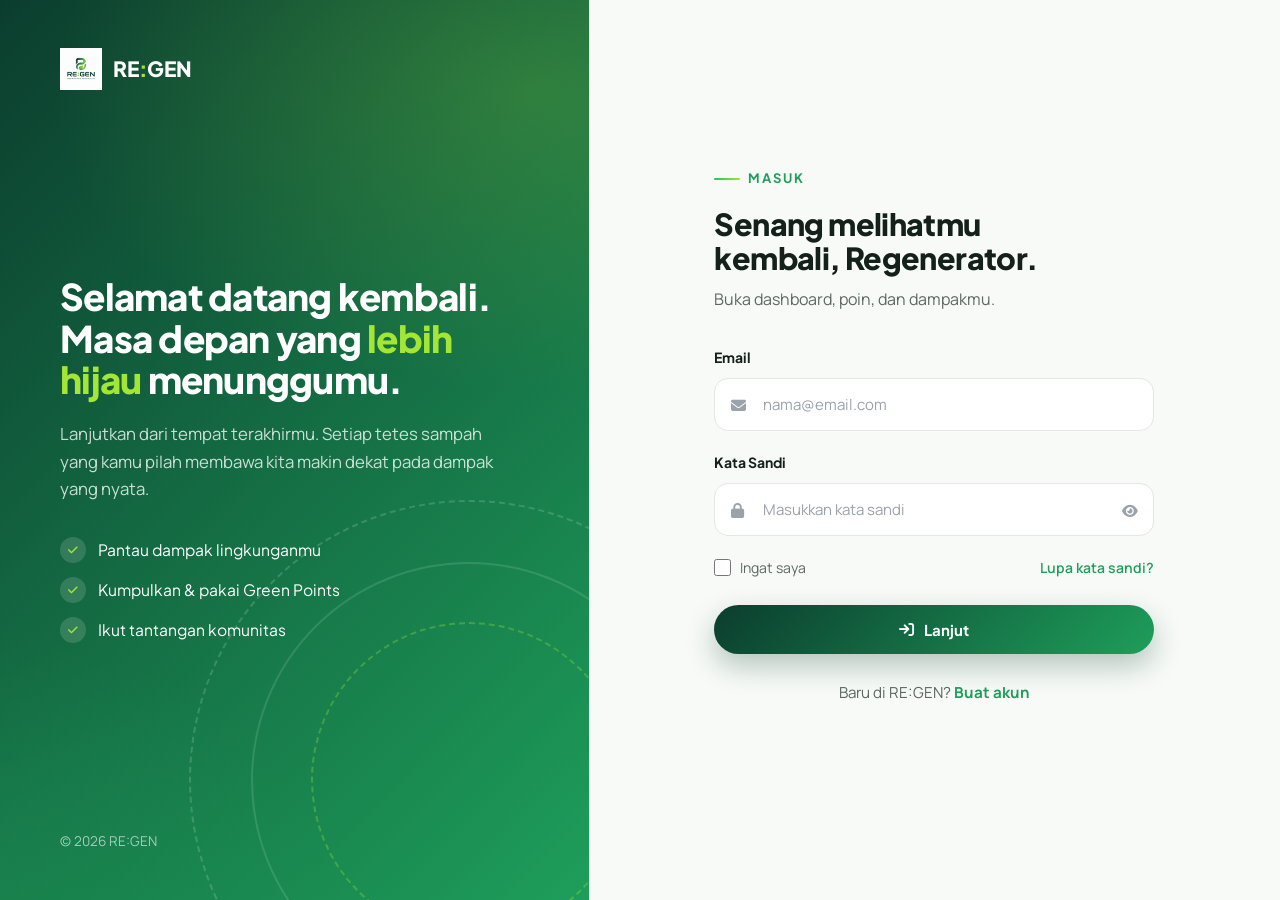
<file: login.html>
<!DOCTYPE html>
<html lang="id">
<head>
  <meta charset="UTF-8">
  <meta name="viewport" content="width=device-width, initial-scale=1.0">
  <meta name="description" content="Masuk ke RE:GEN dan lanjutkan perjalananmu memulihkan lingkungan.">
  <title>Masuk — RE:GEN</title>
  <link rel="preconnect" href="https://fonts.googleapis.com">
  <link rel="preconnect" href="https://fonts.gstatic.com" crossorigin>
  <link href="https://fonts.googleapis.com/css2?family=Manrope:wght@400;500;600;700;800&family=Plus+Jakarta+Sans:wght@400;600;700;800&display=swap" rel="stylesheet">
  <link rel="stylesheet" href="https://cdnjs.cloudflare.com/ajax/libs/font-awesome/6.5.1/css/all.min.css">
  <link rel="stylesheet" href="css/style.css">
  <link rel="stylesheet" href="css/components.css">
  <link rel="stylesheet" href="css/responsive.css">
  <link rel="icon" href="assets/images/Regen.png">
</head>
<body class="auth-body">

  <aside class="auth-aside">
    <a href="index.html" class="brand">
      <img src="assets/images/Regen.png" class="brand-img" alt="Logo RE:GEN" width="42" height="42">
      <span class="brand-word">RE<em style="color:var(--lime)">:</em>GEN</span>
    </a>
    <div class="auth-aside-quote">
      <h2>Selamat datang kembali.<br>Masa depan yang <span>lebih hijau</span> menunggumu.</h2>
      <p>Lanjutkan dari tempat terakhirmu. Setiap tetes sampah yang kamu pilah membawa kita makin dekat pada dampak yang nyata.</p>
      <div class="auth-aside-benefits">
        <div class="auth-benefit"><i class="fa-solid fa-check"></i> Pantau dampak lingkunganmu</div>
        <div class="auth-benefit"><i class="fa-solid fa-check"></i> Kumpulkan & pakai Green Points</div>
        <div class="auth-benefit"><i class="fa-solid fa-check"></i> Ikut tantangan komunitas</div>
      </div>
    </div>
    <div class="auth-aside-rings" aria-hidden="true"></div>
    <div style="font-size:0.85rem;opacity:0.6">© 2026 RE:GEN</div>
  </aside>

  <main class="auth-main">
    <div class="auth-card">
      <div class="auth-logo-mobile">
        <a href="index.html" class="brand" style="text-decoration:none">
          <img src="assets/images/Regen.png" class="brand-img" alt="Logo RE:GEN" width="42" height="42">
          <span class="brand-word">RE:GEN</span>
        </a>
      </div>

      <span class="eyebrow">Masuk</span>
      <h2>Senang melihatmu<br>kembali, Regenerator.</h2>
      <p>Buka dashboard, poin, dan dampakmu.</p>

      <form id="loginForm" novalidate>
        <div class="form-group" id="fg-email">
          <label class="form-label" for="email">Email</label>
          <div class="input-wrap">
            <i class="fa-solid fa-envelope input-icon"></i>
            <input type="email" id="email" class="form-control" placeholder="nama@email.com" autocomplete="email">
          </div>
          <div class="form-error-msg" id="err-email">Masukkan email yang valid.</div>
        </div>

        <div class="form-group" id="fg-pass">
          <label class="form-label" for="password">Kata Sandi</label>
          <div class="input-wrap">
            <i class="fa-solid fa-lock input-icon"></i>
            <input type="password" id="password" class="form-control" placeholder="Masukkan kata sandi" autocomplete="current-password">
            <button type="button" class="toggle-pass" aria-label="Tampilkan kata sandi"><i class="fa-solid fa-eye"></i></button>
          </div>
          <div class="form-error-msg" id="err-pass">Kata sandi wajib diisi.</div>
        </div>

        <div class="form-row">
          <label class="checkbox">
            <input type="checkbox" id="remember"> Ingat saya
          </label>
          <a href="#" class="form-link" id="forgot">Lupa kata sandi?</a>
        </div>

        <button type="submit" class="btn btn-primary btn-block" id="loginBtn"><i class="fa-solid fa-arrow-right-to-bracket"></i> Lanjut</button>
      </form>

      <p class="auth-switch">Baru di RE:GEN? <a href="register.html">Buat akun</a></p>
    </div>
  </main>

  <script src="js/data.js"></script>
  <script src="js/main.js"></script>
  <script src="js/animations.js"></script>
  <script>
    document.addEventListener("DOMContentLoaded", () => {
      initToTop();

      // toggle tampilkan kata sandi
      document.querySelector(".toggle-pass").addEventListener("click", function() {
        const input = document.getElementById("password");
        const show = input.type === "password";
        input.type = show ? "text" : "password";
        this.innerHTML = show ? '<i class="fa-solid fa-eye-slash"></i>' : '<i class="fa-solid fa-eye"></i>';
      });

      document.getElementById("forgot").addEventListener("click", e => {
        e.preventDefault();
        showToast("Tautan pemulihan terkirim ke emailmu (demo).", "info", "fa-envelope");
      });

      const form = document.getElementById("loginForm");
      form.addEventListener("submit", e => {
        e.preventDefault();
        const email = document.getElementById("email").value.trim();
        const pass = document.getElementById("password").value;
        let valid = true;

        const fgEmail = document.getElementById("fg-email");
        const emailOk = /^[^\s@]+@[^\s@]+\.[^\s@]+$/.test(email);
        fgEmail.classList.toggle("invalid", !emailOk);
        if (!emailOk) valid = false;

        const fgPass = document.getElementById("fg-pass");
        const passOk = pass.length >= 6;
        fgPass.classList.toggle("invalid", !passOk);
        if (!passOk) valid = false;

        if (!valid) return;

        const btn = document.getElementById("loginBtn");
        btn.classList.add("loading");
        btn.innerHTML = '<i class="fa-solid fa-circle-notch fa-spin"></i> Memproses...';

        setTimeout(() => {
          const user = sessions.user() || { ...defaultUser, email };
          user.email = email;
          sessions.login(user);
          showToast("Selamat datang kembali, " + (user.name || "Regenerator") + "!", "success", "fa-leaf");
          const next = new URLSearchParams(window.location.search).get("next");
          setTimeout(() => {
            window.location.href = next || "dashboard.html";
          }, 800);
        }, 900);
      });

      ["email", "password"].forEach(id => {
        document.getElementById(id).addEventListener("input", () => {
          document.getElementById("fg-" + (id === "email" ? "email" : "pass")).classList.remove("invalid");
        });
      });
    });
  </script>
</body>
</html>
</file>
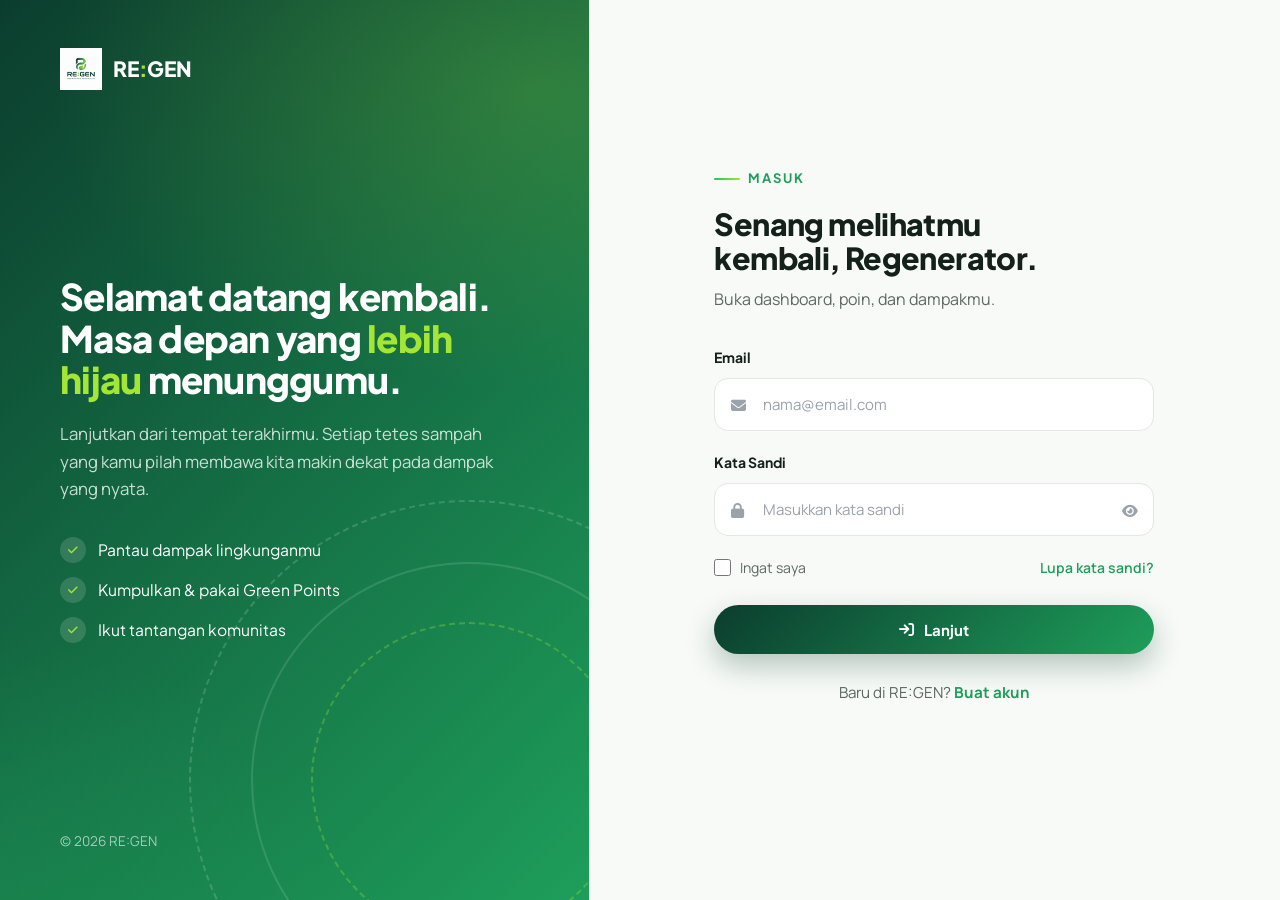
<file: profile.html>
<!DOCTYPE html>
<html lang="id">
<head>
  <meta charset="UTF-8">
  <meta name="viewport" content="width=device-width, initial-scale=1.0">
  <meta name="description" content="Profil RE:GEN-mu — level, poin, streak, dan prestasi.">
  <title>Profil — RE:GEN</title>
  <link rel="preconnect" href="https://fonts.googleapis.com">
  <link rel="preconnect" href="https://fonts.gstatic.com" crossorigin>
  <link href="https://fonts.googleapis.com/css2?family=Manrope:wght@400;500;600;700;800&family=Plus+Jakarta+Sans:wght@400;600;700;800&display=swap" rel="stylesheet">
  <link rel="stylesheet" href="https://cdnjs.cloudflare.com/ajax/libs/font-awesome/6.5.1/css/all.min.css">
  <link rel="stylesheet" href="css/style.css">
  <link rel="stylesheet" href="css/components.css">
  <link rel="stylesheet" href="css/responsive.css">
  <link rel="icon" href="assets/images/Regen.png">
</head>
<body>
  <div id="navbar"></div>

  <div class="app-shell">
    <div class="container app-body">
      <!-- Sidebar -->
      <aside class="app-sidebar panel">
        <a href="dashboard.html" class="side-link"><i class="fa-solid fa-gauge-high"></i> Dashboard</a>
        <a href="profile.html" class="side-link active"><i class="fa-solid fa-user"></i> Profil</a>
        <a href="challenges.html" class="side-link"><i class="fa-solid fa-trophy"></i> Tantangan <span class="pill">1</span></a>
        <a href="impact.html" class="side-link"><i class="fa-solid fa-chart-line"></i> Dampak</a>
        <a href="rewards.html" class="side-link"><i class="fa-solid fa-gift"></i> Reward</a>
        <a href="map.html" class="side-link"><i class="fa-solid fa-map-location-dot"></i> Drop Points</a>
        <a href="explore.html" class="side-link"><i class="fa-solid fa-recycle"></i> Jelajah</a>
        <a href="#" class="side-link" id="sideLogout"><i class="fa-solid fa-right-from-bracket"></i> Keluar</a>
      </aside>

      <main class="app-content">
        <div class="profile-head">
          <div class="profile-avatar" id="avatarLetter">A</div>
          <div class="profile-id">
            <h3 id="profName">Alex Regenerator</h3>
            <span class="level"><i class="fa-solid fa-leaf"></i> <span id="profLevel">Penjelajah Lingkungan</span></span>
            <div class="joined" id="profJoined">Bergabung April 2026</div>
          </div>
          <div class="profile-stats">
            <div class="profile-stat"><div class="ps-num" id="profPoints">0</div><div class="ps-label">Green Points</div></div>
            <div class="profile-stat"><div class="ps-num" id="profStreak">0 <small>hari</small></div><div class="ps-label">Streak Aktif</div></div>
            <div class="profile-stat"><div class="ps-num">24.8 <small>kg</small></div><div class="ps-label">Dipulihkan</div></div>
          </div>
        </div>

        <!-- Badges -->
        <div class="app-card" style="margin-bottom:26px">
          <div class="ac-title">Prestasi</div>
          <div style="display:flex;gap:22px;flex-wrap:wrap;justify-content:flex-start" id="badgesRow"></div>
        </div>

        <!-- Stats row -->
        <div class="app-grid cols-3">
          <div class="app-card">
            <div class="ac-title">Progres Level</div>
            <div class="ring-box" id="levelRing" style="margin:0 auto 18px;width:120px;height:120px"></div>
            <div style="text-align:center">
              <div class="reward-status"><span>Saat ini</span><strong>Penjelajah Lingkungan</strong></div>
              <div class="reward-status"><span>Level Berikutnya</span><strong id="nextLevel">Penjaga Bumi</strong></div>
              <div class="progress-track"><div class="progress-fill" data-progress="74"></div></div>
            </div>
          </div>

          <div class="app-card">
            <div class="ac-title">Green Points</div>
            <div class="kpi-num" style="font-size:3rem"><span id="profPoints2">0</span></div>
            <div class="kpi-label" style="margin:6px 0 16px">Terkumpul seumur hidup</div>
            <a href="rewards.html" class="btn btn-primary btn-sm"><i class="fa-solid fa-gift"></i> Tukar Poin</a>
          </div>

          <div class="app-card">
            <div class="ac-title">Panduan Sampahku</div>
            <div style="display:flex;flex-direction:column;gap:10px" id="guideList"></div>
            <a href="explore.html" class="btn btn-ghost btn-sm" style="margin-top:14px"><i class="fa-solid fa-plus"></i> Jelajahi Sampah Lainnya</a>
          </div>
        </div>

        <!-- Recent badges -->
        <div class="app-card" style="margin-top:26px">
          <div class="ac-title">Aktivitas Terbaru</div>
          <div class="activity-list" id="profActivity"></div>
        </div>
      </main>
    </div>
  </div>

  <div id="footer"></div>

  <script src="js/data.js"></script>
  <script src="js/main.js"></script>
  <script src="js/animations.js"></script>
  <script src="js/dashboard.js"></script>
  <script>
    document.addEventListener("DOMContentLoaded", () => {
      if (!requireLogin()) return;
      renderNavbar("navbar", "profile");
      renderFooter("footer");

      const user = sessions.user() || defaultUser;
      document.getElementById("profName").textContent = user.name || "Alex Regenerator";
      document.getElementById("avatarLetter").textContent = (user.name || "A").trim().charAt(0).toUpperCase();
      document.getElementById("profLevel").textContent = user.level || "Penjelajah Lingkungan";
      document.getElementById("profJoined").textContent = user.joined || "Bergabung April 2026";
      document.getElementById("profPoints").textContent = user.points;
      document.getElementById("profPoints2").textContent = user.points;
      document.getElementById("profStreak").innerHTML = user.streak + " <small>hari</small>";

      // badge
      document.getElementById("badgesRow").innerHTML = achievements.map(b => `
        <div class="badge-tile ${b.unlocked ? "" : "locked"}" title="${b.desc}">
          <div class="badge-circle"><i class="fa-solid ${b.icon}"></i></div>
          <div class="b-name">${b.name}</div>
        </div>`).join("");

      // ring level
      drawRing(document.getElementById("levelRing"), 74);

      // label level berikutnya
      document.getElementById("nextLevel").textContent = user.points >= 1000 ? "Penjaga Bumi" : "Penjelajah Lingkungan";

      // panduan (sampah terkini)
      const guide = ["Botol PET", "Kardus", "Kaleng Aluminium"];
      document.getElementById("guideList").innerHTML = guide.map(g => `
        <div style="display:flex;align-items:center;gap:12px;padding:10px 14px;background:var(--off-white-2);border-radius:12px">
          <i class="fa-solid fa-bookmark" style="color:var(--green)"></i>
          <strong style="font-size:14px;font-family:var(--font-head)">${g}</strong>
        </div>`).join("");

      renderActivities("profActivity", activities.slice(0, 3));

      document.getElementById("sideLogout").addEventListener("click", e => {
        e.preventDefault();
        doLogout();
      });
    });
  </script>
</body>
</html>
</file>
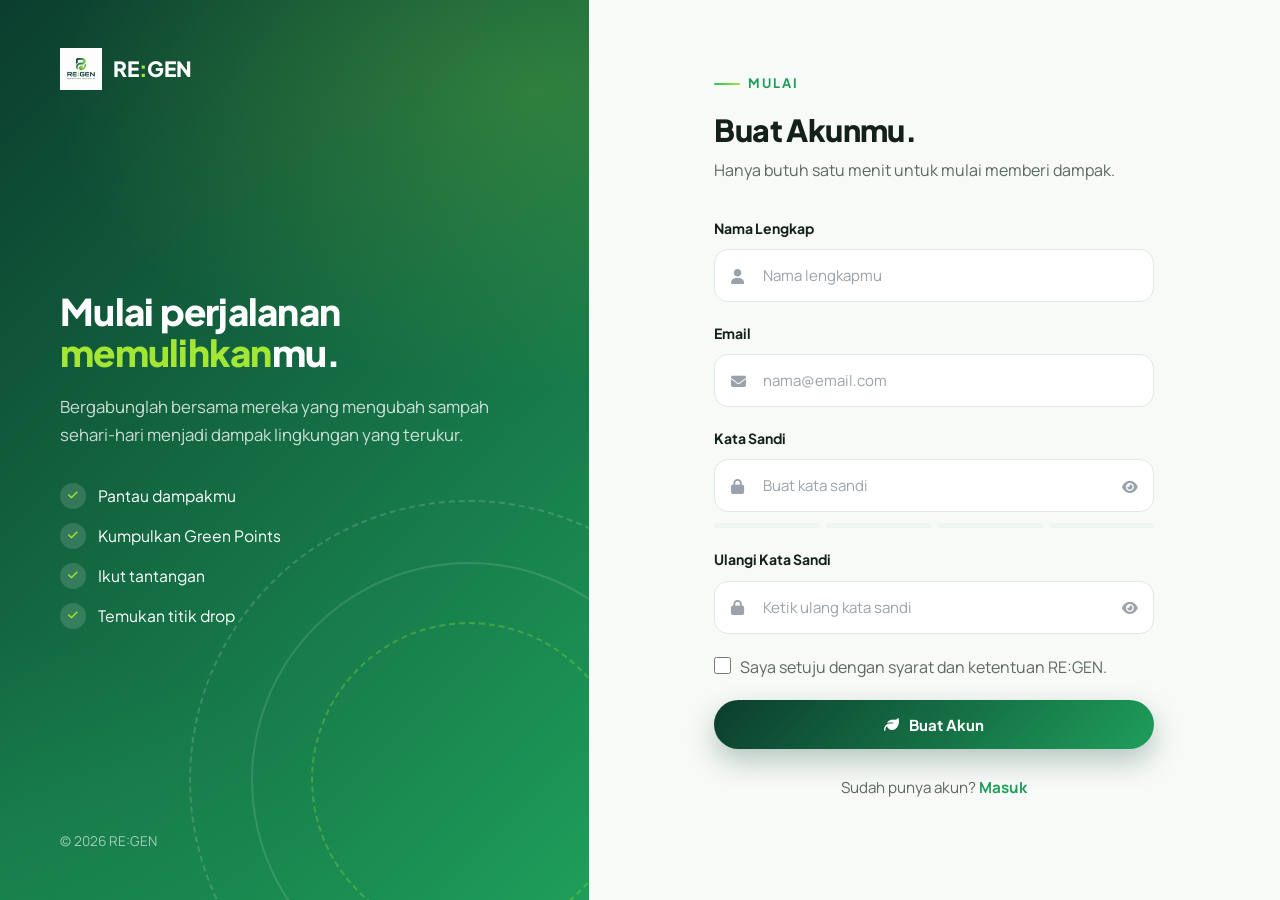
<file: register.html>
<!DOCTYPE html>
<html lang="id">
<head>
  <meta charset="UTF-8">
  <meta name="viewport" content="width=device-width, initial-scale=1.0">
  <meta name="description" content="Buat akun RE:GEN dan mulai perjalananmu memulihkan sampah menjadi nilai.">
  <title>Daftar — RE:GEN</title>
  <link rel="preconnect" href="https://fonts.googleapis.com">
  <link rel="preconnect" href="https://fonts.gstatic.com" crossorigin>
  <link href="https://fonts.googleapis.com/css2?family=Manrope:wght@400;500;600;700;800&family=Plus+Jakarta+Sans:wght@400;600;700;800&display=swap" rel="stylesheet">
  <link rel="stylesheet" href="https://cdnjs.cloudflare.com/ajax/libs/font-awesome/6.5.1/css/all.min.css">
  <link rel="stylesheet" href="css/style.css">
  <link rel="stylesheet" href="css/components.css">
  <link rel="stylesheet" href="css/responsive.css">
  <link rel="icon" href="assets/images/Regen.png">
</head>
<body class="auth-body">

  <aside class="auth-aside">
    <a href="index.html" class="brand">
      <img src="assets/images/Regen.png" class="brand-img" alt="Logo RE:GEN" width="42" height="42">
      <span class="brand-word">RE<em style="color:var(--lime)">:</em>GEN</span>
    </a>
    <div class="auth-aside-quote">
      <h2>Mulai perjalanan<br><span>memulihkan</span>mu.</h2>
      <p>Bergabunglah bersama mereka yang mengubah sampah sehari-hari menjadi dampak lingkungan yang terukur.</p>
      <div class="auth-aside-benefits">
        <div class="auth-benefit"><i class="fa-solid fa-check"></i> Pantau dampakmu</div>
        <div class="auth-benefit"><i class="fa-solid fa-check"></i> Kumpulkan Green Points</div>
        <div class="auth-benefit"><i class="fa-solid fa-check"></i> Ikut tantangan</div>
        <div class="auth-benefit"><i class="fa-solid fa-check"></i> Temukan titik drop</div>
      </div>
    </div>
    <div class="auth-aside-rings" aria-hidden="true"></div>
    <div style="font-size:0.85rem;opacity:0.6">© 2026 RE:GEN</div>
  </aside>

  <main class="auth-main">
    <div class="auth-card">
      <div class="auth-logo-mobile">
        <a href="index.html" class="brand" style="text-decoration:none">
          <img src="assets/images/Regen.png" class="brand-img" alt="Logo RE:GEN" width="42" height="42">
          <span class="brand-word">RE:GEN</span>
        </a>
      </div>

      <span class="eyebrow">Mulai</span>
      <h2>Buat Akunmu.</h2>
      <p>Hanya butuh satu menit untuk mulai memberi dampak.</p>

      <form id="registerForm" novalidate>
        <div class="form-group" id="fg-name">
          <label class="form-label" for="fullname">Nama Lengkap</label>
          <div class="input-wrap">
            <i class="fa-solid fa-user input-icon"></i>
            <input type="text" id="fullname" class="form-control" placeholder="Nama lengkapmu" autocomplete="name">
          </div>
          <div class="form-error-msg" id="err-name">Tulis nama lengkapmu.</div>
        </div>

        <div class="form-group" id="fg-email">
          <label class="form-label" for="email">Email</label>
          <div class="input-wrap">
            <i class="fa-solid fa-envelope input-icon"></i>
            <input type="email" id="email" class="form-control" placeholder="nama@email.com" autocomplete="email">
          </div>
          <div class="form-error-msg" id="err-email">Masukkan email yang valid.</div>
        </div>

        <div class="form-group" id="fg-pass">
          <label class="form-label" for="password">Kata Sandi</label>
          <div class="input-wrap">
            <i class="fa-solid fa-lock input-icon"></i>
            <input type="password" id="password" class="form-control" placeholder="Buat kata sandi" autocomplete="new-password">
            <button type="button" class="toggle-pass" data-target="password" aria-label="Tampilkan kata sandi"><i class="fa-solid fa-eye"></i></button>
          </div>
          <div class="form-error-msg" id="err-pass">Kata sandi minimal 6 karakter.</div>
          <div class="strength"><span></span><span></span><span></span><span></span></div>
        </div>

        <div class="form-group" id="fg-confirm">
          <label class="form-label" for="confirm">Ulangi Kata Sandi</label>
          <div class="input-wrap">
            <i class="fa-solid fa-lock input-icon"></i>
            <input type="password" id="confirm" class="form-control" placeholder="Ketik ulang kata sandi" autocomplete="new-password">
            <button type="button" class="toggle-pass" data-target="confirm" aria-label="Tampilkan kata sandi"><i class="fa-solid fa-eye"></i></button>
          </div>
          <div class="form-error-msg" id="err-confirm">Kata sandi tidak cocok.</div>
        </div>

        <div class="form-group" id="fg-terms">
          <label class="checkbox" style="align-items:flex-start">
            <input type="checkbox" id="terms" style="margin-top:3px"> Saya setuju dengan syarat dan ketentuan RE:GEN.
          </label>
          <div class="form-error-msg" id="err-terms" style="display:none">Centang kotak untuk melanjutkan.</div>
        </div>

        <button type="submit" class="btn btn-primary btn-block" id="regBtn"><i class="fa-solid fa-leaf"></i> Buat Akun</button>
      </form>

      <p class="auth-switch">Sudah punya akun? <a href="login.html">Masuk</a></p>
    </div>
  </main>

  <script src="js/data.js"></script>
  <script src="js/main.js"></script>
  <script src="js/animations.js"></script>
  <script>
    document.addEventListener("DOMContentLoaded", () => {
      initToTop();

      // toggle tampilkan kata sandi
      document.querySelectorAll(".toggle-pass").forEach(btn => {
        btn.addEventListener("click", function() {
          const target = document.getElementById(this.getAttribute("data-target"));
          const show = target.type === "password";
          target.type = show ? "text" : "password";
          this.innerHTML = show ? '<i class="fa-solid fa-eye-slash"></i>' : '<i class="fa-solid fa-eye"></i>';
        });
      });

      // indikator kekuatan kata sandi
      const pass = document.getElementById("password");
      const strengthBars = document.querySelectorAll(".strength span");
      pass.addEventListener("input", () => {
        const v = pass.value;
        let score = 0;
        if (v.length >= 6) score++;
        if (v.length >= 10) score++;
        if (/[0-9]/.test(v) && /[a-zA-Z]/.test(v)) score++;
        if (/[^A-Za-z0-9]/.test(v)) score++;
        strengthBars.forEach((b, i) => {
          b.style.background = i < score ? (score >= 3 ? "var(--green)" : score === 2 ? "#D97706" : "#DC2626") : "var(--off-white-2)";
        });
      });

      const form = document.getElementById("registerForm");
      form.addEventListener("submit", e => {
        e.preventDefault();
        const name = document.getElementById("fullname").value.trim();
        const email = document.getElementById("email").value.trim();
        const passv = document.getElementById("password").value;
        const confirm = document.getElementById("confirm").value;
        const terms = document.getElementById("terms").checked;
        let valid = true;

        const setInvalid = (id, ok) => {
          document.getElementById("fg-" + id).classList.toggle("invalid", !ok);
          if (!ok) valid = false;
        };
        setInvalid("name", name.length >= 2);
        setInvalid("email", /^[^\s@]+@[^\s@]+\.[^\s@]+$/.test(email));
        setInvalid("pass", passv.length >= 6);
        setInvalid("confirm", confirm === passv && confirm.length > 0);
        const termsErr = document.getElementById("err-terms");
        termsErr.style.display = terms ? "none" : "block";
        if (!terms) valid = false;

        if (!valid) return;

        const btn = document.getElementById("regBtn");
        btn.classList.add("loading");
        btn.innerHTML = '<i class="fa-solid fa-circle-notch fa-spin"></i> Membuat akun...';

        setTimeout(() => {
          const user = {
            ...defaultUser,
            name,
            email,
            level: "Eco Starter"
          };
          sessions.login(user);
          openModal({
            icon: "fa-seedling",
            title: "Selamat datang di RE:GEN!",
            text: "Akunmu siap. Mulai kumpulkan Green Points dan beri dampak hari ini.",
            confirmText: "Ke Dashboard",
            onConfirm: () => { window.location.href = "dashboard.html"; }
          });
        }, 1100);
      });
    });
  </script>
</body>
</html>
</file>
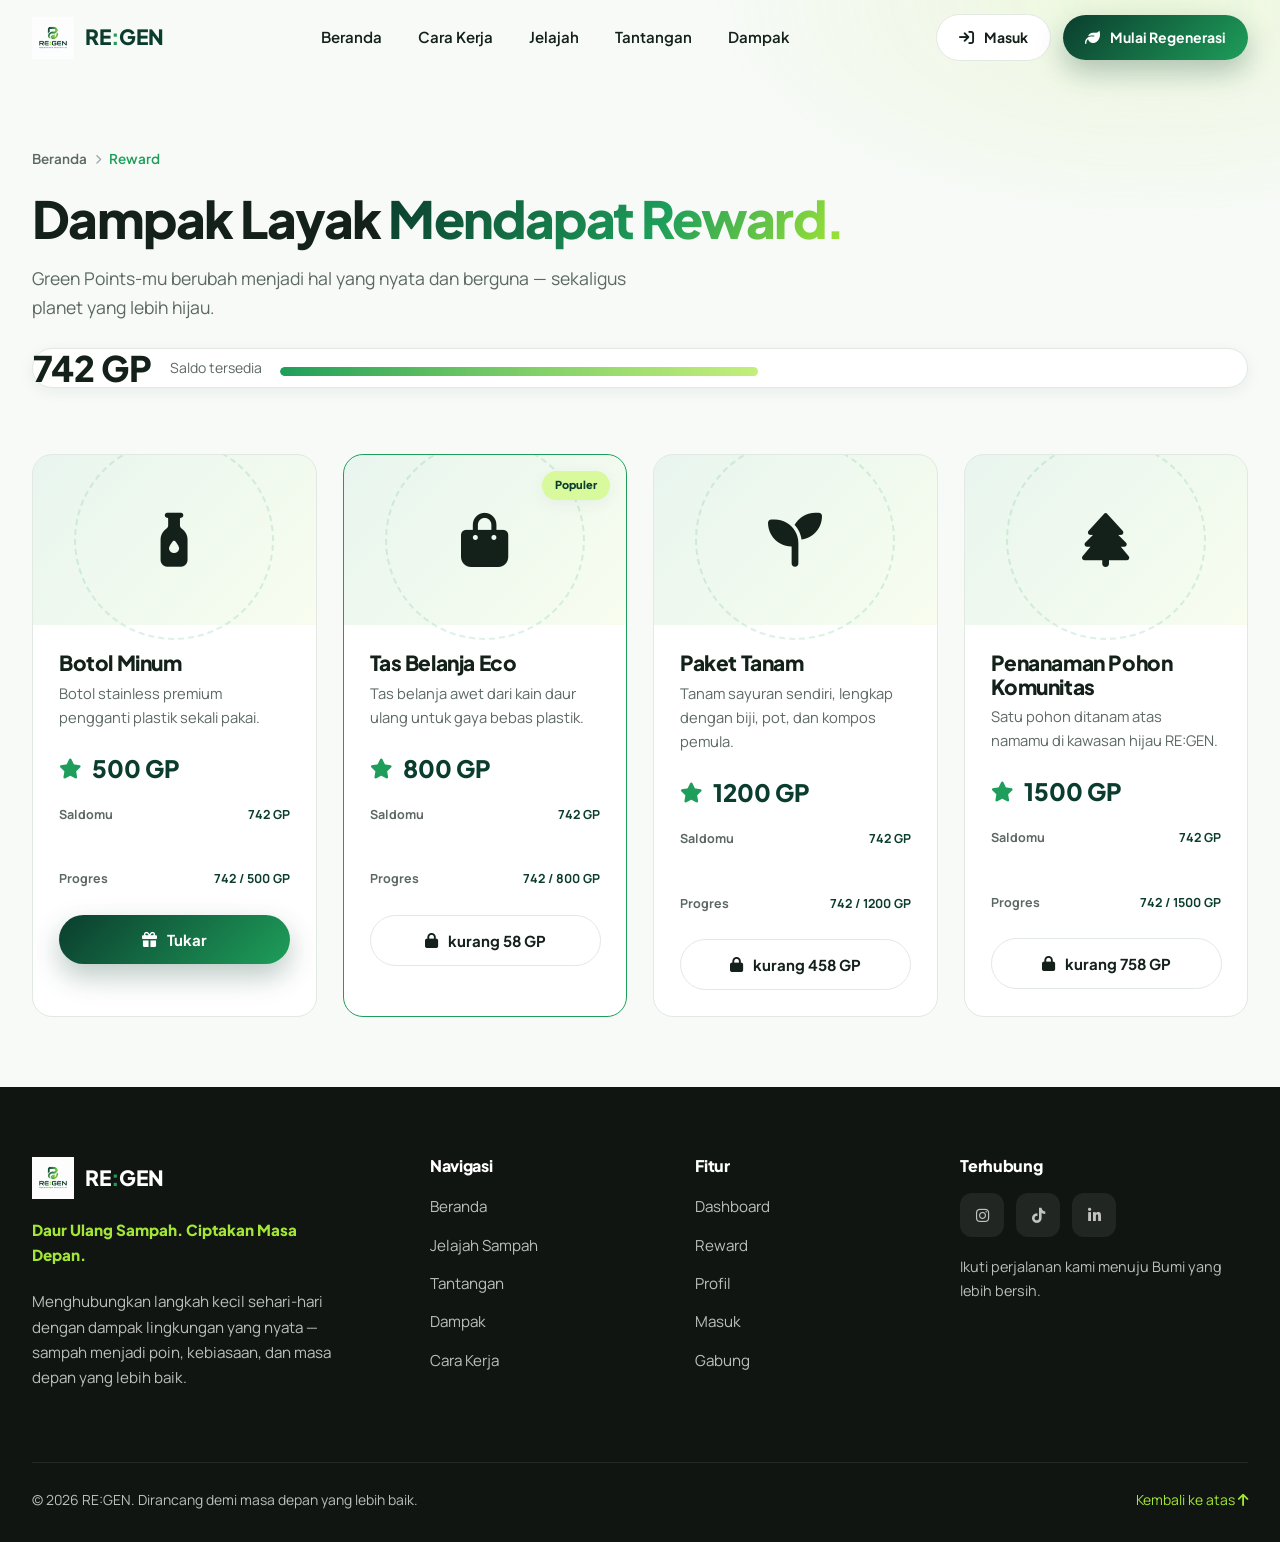
<file: rewards.html>
<!DOCTYPE html>
<html lang="id">
<head>
  <meta charset="UTF-8">
  <meta name="viewport" content="width=device-width, initial-scale=1.0">
  <meta name="description" content="Tukarkan Green Points RE:GEN-mu dengan reward yang berdampak.">
  <title>Reward — RE:GEN</title>
  <link rel="preconnect" href="https://fonts.googleapis.com">
  <link rel="preconnect" href="https://fonts.gstatic.com" crossorigin>
  <link href="https://fonts.googleapis.com/css2?family=Manrope:wght@400;500;600;700;800&family=Plus+Jakarta+Sans:wght@400;600;700;800&display=swap" rel="stylesheet">
  <link rel="stylesheet" href="https://cdnjs.cloudflare.com/ajax/libs/font-awesome/6.5.1/css/all.min.css">
  <link rel="stylesheet" href="css/style.css">
  <link rel="stylesheet" href="css/components.css">
  <link rel="stylesheet" href="css/responsive.css">
  <link rel="icon" href="assets/images/Regen.png">
</head>
<body>
  <div id="navbar"></div>

  <section class="page-hero">
    <div class="container">
      <nav class="crumbs" aria-label="Breadcrumb">
        <a href="index.html">Beranda</a><i class="fa-solid fa-chevron-right"></i><span class="current">Reward</span>
      </nav>
      <h1 class="ph-title">Dampak Layak <span class="accent">Mendapat Reward.</span></h1>
      <p class="ph-desc">Green Points-mu berubah menjadi hal yang nyata dan berguna — sekaligus planet yang lebih hijau.</p>
      <div style="margin-top:26px" class="panel" style="display:inline-block;padding:22px 28px">
        <div style="display:flex;align-items:center;gap:18px;flex-wrap:wrap">
          <div class="kpi-num" style="font-size:2.2rem"><span id="balGP">0</span> GP</div>
          <span class="kpi-label" style="font-size:14px">Saldo tersedia</span>
          <div style="flex:1;min-width:200px">
            <div class="progress-track" style="margin-top:6px"><div class="progress-fill" id="balBar" data-progress="0"></div></div>
          </div>
        </div>
      </div>
    </div>
  </section>

  <section class="section-tight" style="padding-top:10px">
    <div class="container">
      <div class="app-grid cols-4" id="rewardsGrid"></div>
    </div>
  </section>

  <div id="footer"></div>

  <script src="js/data.js"></script>
  <script src="js/main.js"></script>
  <script src="js/animations.js"></script>
  <script>
    document.addEventListener("DOMContentLoaded", () => {
      renderNavbar("navbar", "rewards");
      renderFooter("footer");

      const user = sessions.user() || defaultUser;
      let balance = user.points || 0;
      const maxCost = Math.max(...rewardsData.map(r => r.cost));
      document.getElementById("balGP").textContent = balance;
      const bar = document.getElementById("balBar");
      setTimeout(() => { bar.style.width = Math.min((balance / maxCost) * 100, 100) + "%"; }, 400);

      const grid = document.getElementById("rewardsGrid");
      grid.innerHTML = rewardsData.map((r, i) => {
        const pct = Math.min(Math.round((balance / r.cost) * 100), 100);
        const affordable = balance >= r.cost;
        const redeemed = store.get("redeemed", []);
        const isRedeemed = redeemed.includes(r.name);
        const featured = i === 1; // tandai tote sebagai featured
        return `
        <div class="reward-card ${featured ? "featured" : ""}">
          ${featured ? '<div class="rc-pop">Populer</div>' : ""}
          <div class="reward-media"><i class="fa-solid ${r.icon}"></i></div>
          <div class="reward-card-body">
            <h4>${r.name}</h4>
            <p>${r.desc}</p>
            <div class="reward-cost"><i class="fa-solid fa-star"></i> ${r.cost} GP</div>
            <div class="reward-status"><span>Saldomu</span><strong>${balance} GP</strong></div>
            <div class="progress-track"><div class="progress-fill" data-progress="${pct}"></div></div>
            <div class="reward-status" style="margin-top:8px"><span>Progres</span><strong>${balance} / ${r.cost} GP</strong></div>
            <button class="btn ${isRedeemed ? "btn-lime" : affordable ? "btn-primary" : "btn-ghost"}" data-redeem="${r.name}" data-cost="${r.cost}" ${isRedeemed ? "disabled" : ""} style="margin-top:18px">
              ${isRedeemed ? '<i class="fa-solid fa-check"></i> Telah Ditukar' : affordable ? '<i class="fa-solid fa-gift"></i> Tukar' : '<i class="fa-solid fa-lock"></i> kurang ' + (r.cost - balance) + " GP"}
            </button>
          </div>
        </div>`;
      }).join("");

      grid.querySelectorAll("[data-redeem]").forEach(btn => {
        btn.addEventListener("click", () => {
          if (!requireLogin()) return;
          const cost = parseInt(btn.getAttribute("data-cost"), 10);
          const name = btn.getAttribute("data-redeem");
          if (balance >= cost) {
            balance -= cost;
            const redeemed = store.get("redeemed", []);
            redeemed.push(name);
            store.set("redeemed", redeemed);
            document.getElementById("balGP").textContent = balance;
            const bar2 = document.getElementById("balBar");
            bar2.style.width = Math.min((balance / maxCost) * 100, 100) + "%";
            openModal({
              icon: "fa-gift",
              title: "Reward Berhasil Ditukar!",
              text: `Kamu telah menukar ${name} dengan ${cost} GP. Cek emailmu untuk detail penukarannya.`,
              confirmText: "Keren!"
            });
            showToast(name + " berhasil ditukar!", "success", "fa-gift");
            btn.disabled = true;
            btn.className = "btn btn-lime";
            btn.innerHTML = '<i class="fa-solid fa-check"></i> Telah Ditukar';
          } else {
            showToast("GP-mu belum cukup. Terus berkontribusi ya!", "info", "fa-star");
          }
        });
      });
    });
  </script>
</body>
</html>
</file>
<file: css/style.css>
:root {
  --green-deep: #0B3D2E;
  --green-dark: #14532D;
  --green: #1E9E5A;
  --green-vibrant: #22C55E;
  --lime: #A3E635;
  --lime-soft: #D9F99D;
  --off-white: #F7FAF7;
  --off-white-2: #EFF5EF;
  --charcoal: #101512;
  --charcoal-2: #1A211D;
  --soft-gray: #6B7680;
  --soft-gray-2: #9AA3AB;
  --line: #E2E8E2;
  --white: #FFFFFF;
  --text-main: #14201A;
  --text-soft: #5C6862;
  --grad-green: linear-gradient(135deg, #0B3D2E 0%, #1E9E5A 100%);
  --grad-lime: linear-gradient(135deg, #22C55E 0%, #A3E635 100%);
  --grad-soft: linear-gradient(135deg, rgba(30, 158, 90, 0.10) 0%, rgba(163, 230, 53, 0.08) 100%);
  --font-head: 'Plus Jakarta Sans', 'Inter', sans-serif;
  --font-body: 'Manrope', 'Inter', sans-serif;
  --container: 1280px;
  --radius-sm: 12px;
  --radius: 20px;
  --radius-lg: 28px;
  --radius-pill: 999px;
  --shadow-sm: 0 4px 16px rgba(11, 61, 46, 0.06);
  --shadow: 0 16px 40px rgba(11, 61, 46, 0.10);
  --shadow-lg: 0 30px 70px rgba(11, 61, 46, 0.16);
  --blur: blur(14px) saturate(140%);
  --transition: 0.35s cubic-bezier(0.22, 1, 0.36, 1);
  --ease: cubic-bezier(0.22, 1, 0.36, 1);
  --header-h: 76px;
}

*,
*::before,
*::after {
  box-sizing: border-box;
  margin: 0;
  padding: 0;
}

html {
  scroll-behavior: smooth;
  -webkit-text-size-adjust: 100%;
}

body {
  font-family: var(--font-body);
  color: var(--text-main);
  background: var(--off-white);
  line-height: 1.65;
  font-size: 16px;
  overflow-x: hidden;
  -webkit-font-smoothing: antialiased;
  text-rendering: optimizeLegibility;
}

body.no-scroll {
  overflow: hidden;
}

img,
svg {
  display: block;
  max-width: 100%;
}

a {
  text-decoration: none;
  color: inherit;
}

ul {
  list-style: none;
}

button {
  font-family: inherit;
  cursor: pointer;
  border: none;
  background: none;
}

input,
textarea,
select {
  font-family: inherit;
  font-size: inherit;
}

h1,
h2,
h3,
h4,
h5 {
  font-family: var(--font-head);
  line-height: 1.12;
  font-weight: 800;
  color: var(--text-main);
  letter-spacing: -0.02em;
}

::selection {
  background: var(--lime-soft);
  color: var(--green-deep);
}

/* Scrollbar */
::-webkit-scrollbar {
  width: 11px;
  height: 11px;
}

::-webkit-scrollbar-track {
  background: var(--off-white-2);
}

::-webkit-scrollbar-thumb {
  background: linear-gradient(180deg, #1E9E5A, #0B3D2E);
  border-radius: 20px;
  border: 3px solid var(--off-white-2);
}

/* --------------------------------------------------------------------------
   LAYOUT HELPERS
   -------------------------------------------------------------------------- */
.container {
  width: 100%;
  max-width: var(--container);
  margin: 0 auto;
  padding: 0 32px;
}

.section {
  position: relative;
  padding: 110px 0;
}

.section-tight {
  position: relative;
  padding: 70px 0;
}

.section-head {
  max-width: 720px;
  margin-bottom: 56px;
}

.section-head.center {
  margin-left: auto;
  margin-right: auto;
  text-align: center;
}

.eyebrow {
  display: inline-flex;
  align-items: center;
  gap: 8px;
  font-family: var(--font-head);
  font-size: 13px;
  font-weight: 700;
  letter-spacing: 0.14em;
  text-transform: uppercase;
  color: var(--green);
  margin-bottom: 18px;
}

.eyebrow::before {
  content: "";
  width: 26px;
  height: 2px;
  background: var(--grad-lime);
  border-radius: 2px;
  display: inline-block;
}

.eyebrow.center::after {
  content: "";
  width: 26px;
  height: 2px;
  background: var(--grad-lime);
  border-radius: 2px;
  display: inline-block;
}

.section-title {
  font-size: clamp(2rem, 4.4vw, 3.1rem);
  font-weight: 800;
}

.section-title .accent {
  background: linear-gradient(120deg, #0B3D2E 0%, #1E9E5A 55%, #A3E635 110%);
  -webkit-background-clip: text;
  background-clip: text;
  -webkit-text-fill-color: transparent;
  color: transparent;
}

.section-desc {
  font-size: 1.06rem;
  color: var(--text-soft);
  margin-top: 16px;
  max-width: 620px;
}

.section-head.center .section-desc {
  margin-left: auto;
  margin-right: auto;
}

/* Buttons used across site */
.btn {
  display: inline-flex;
  align-items: center;
  justify-content: center;
  gap: 10px;
  font-family: var(--font-head);
  font-size: 15px;
  font-weight: 700;
  padding: 15px 30px;
  border-radius: var(--radius-pill);
  transition: transform var(--transition), box-shadow var(--transition), background var(--transition), border-color var(--transition);
  will-change: transform;
  white-space: nowrap;
}

.btn i {
  font-size: 15px;
  transition: transform var(--transition);
}

.btn:hover i {
  transform: translateX(4px);
}

.btn:active {
  transform: scale(0.97);
}

.btn-primary {
  background: var(--grad-green);
  color: #fff;
  box-shadow: 0 12px 28px rgba(11, 61, 46, 0.28);
}

.btn-primary:hover {
  transform: translateY(-3px);
  box-shadow: 0 18px 38px rgba(11, 61, 46, 0.36);
}

.btn-lime {
  background: var(--grad-lime);
  color: var(--green-deep);
  box-shadow: 0 12px 28px rgba(163, 230, 53, 0.28);
}

.btn-lime:hover {
  transform: translateY(-3px);
  box-shadow: 0 18px 40px rgba(163, 230, 53, 0.4);
}

.btn-outline {
  border: 1.5px solid rgba(30, 158, 90, 0.5);
  color: var(--green);
  background: transparent;
}

.btn-outline:hover {
  background: var(--green);
  color: #fff;
  border-color: var(--green);
  transform: translateY(-3px);
  box-shadow: 0 14px 30px rgba(30, 158, 90, 0.22);
}

.btn-ghost {
  color: var(--text-main);
  border: 1.5px solid var(--line);
  background: #fff;
}

.btn-ghost:hover {
  border-color: var(--green);
  color: var(--green);
  transform: translateY(-3px);
}

.btn-white {
  background: #fff;
  color: var(--green-deep);
  box-shadow: 0 12px 30px rgba(0, 0, 0, 0.18);
}

.btn-white:hover {
  transform: translateY(-3px);
}

.btn-block {
  width: 100%;
}

.btn.btn-sm {
  padding: 11px 22px;
  font-size: 14px;
}
.btn.btn-lg {
  padding: 17px 38px;
  font-size: 16.5px;
}

/* ==========================================================================
   NAVBAR
   ========================================================================== */
.navbar {
  position: fixed;
  top: 0;
  left: 0;
  right: 0;
  z-index: 1000;
  height: var(--header-h);
  display: flex;
  align-items: center;
  transition: background var(--transition), box-shadow var(--transition), backdrop-filter var(--transition), border-color var(--transition);
  border-bottom: 1px solid transparent;
}

.navbar.scrolled {
  background: rgba(247, 250, 247, 0.82);
  backdrop-filter: var(--blur);
  -webkit-backdrop-filter: var(--blur);
  border-bottom-color: var(--line);
  box-shadow: 0 6px 24px rgba(11, 61, 46, 0.05);
}

.navbar-inner {
  display: flex;
  align-items: center;
  justify-content: space-between;
  gap: 24px;
}

/* Brand */
.brand {
  display: flex;
  align-items: center;
  gap: 11px;
}

.brand-img {
  width: 42px;
  height: 42px;
  object-fit: contain;
  flex-shrink: 0;
}

.brand-mark {
  width: 42px;
  height: 42px;
  border-radius: 13px;
  background: var(--grad-green);
  display: grid;
  place-items: center;
  color: var(--lime);
  font-size: 20px;
  position: relative;
  box-shadow: 0 8px 20px rgba(11, 61, 46, 0.28);
  flex-shrink: 0;
}

.brand-mark .r-letter {
  position: absolute;
  font-family: var(--font-head);
  font-weight: 800;
  font-size: 17px;
  color: #fff;
}

.brand-word {
  font-family: var(--font-head);
  font-weight: 800;
  font-size: 21px;
  letter-spacing: -0.01em;
  color: var(--green-deep);
}

.brand-word em {
  font-style: normal;
  color: var(--green);
}

/* Nav links */
.nav-links {
  display: flex;
  align-items: center;
  gap: 4px;
  margin-left: 12px;
}

.nav-link {
  font-family: var(--font-head);
  font-weight: 600;
  font-size: 15px;
  color: var(--text-main);
  padding: 10px 16px;
  border-radius: var(--radius-pill);
  transition: color var(--transition), background var(--transition);
  position: relative;
}

.nav-link:hover {
  color: var(--green);
  background: rgba(30, 158, 90, 0.08);
}

.nav-link.active {
  color: var(--green);
  font-weight: 700;
}

.nav-link.active::after {
  content: "";
  position: absolute;
  left: 16px;
  right: 16px;
  bottom: 4px;
  height: 2px;
  border-radius: 2px;
  background: var(--grad-lime);
}

.nav-actions {
  display: flex;
  align-items: center;
  gap: 12px;
}

.nav-actions .btn {
  padding: 11px 22px;
}

/* Hamburger */
.nav-toggle {
  display: none;
  width: 46px;
  height: 46px;
  border-radius: 12px;
  background: var(--green-deep);
  color: #fff;
  place-items: center;
  font-size: 19px;
  z-index: 1100;
}

/* Mobile menu */
.mobile-menu {
  position: fixed;
  inset: 0;
  background: rgba(11, 61, 46, 0.98);
  backdrop-filter: blur(8px);
  z-index: 1050;
  display: flex;
  flex-direction: column;
  justify-content: center;
  padding: 90px 40px 40px;
  opacity: 0;
  visibility: hidden;
  transition: opacity 0.4s var(--ease), visibility 0.4s;
}

.mobile-menu.open {
  opacity: 1;
  visibility: visible;
}

.mobile-menu-links {
  display: flex;
  flex-direction: column;
  gap: 6px;
}

.mobile-menu-link {
  font-family: var(--font-head);
  font-size: 1.9rem;
  font-weight: 800;
  color: rgba(255, 255, 255, 0.82);
  padding: 10px 0;
  border-bottom: 1px solid rgba(255, 255, 255, 0.08);
  transform: translateY(20px);
  opacity: 0;
  transition: transform 0.5s var(--ease), opacity 0.5s, color 0.3s;
}

.mobile-menu.open .mobile-menu-link {
  transform: translateY(0);
  opacity: 1;
}

.mobile-menu-link:hover {
  color: var(--lime);
  padding-left: 8px;
}

.mobile-menu-cta {
  margin-top: 26px;
  display: flex;
  flex-direction: column;
  gap: 14px;
}

/* ==========================================================================
   HERO
   ========================================================================== */
.hero {
  position: relative;
  min-height: 100vh;
  display: flex;
  align-items: center;
  padding: calc(var(--header-h) + 40px) 0 90px;
  background:
    radial-gradient(1100px 600px at 88% 10%, rgba(163, 230, 53, 0.16), transparent 60%),
    radial-gradient(900px 500px at -5% 95%, rgba(30, 158, 90, 0.14), transparent 55%),
    var(--off-white);
  overflow: hidden;
}

/* Ambient regeneration rings */
.hero-rings {
  position: absolute;
  inset: 0;
  pointer-events: none;
}

.ring {
  position: absolute;
  border-radius: 50%;
  border: 1.5px dashed rgba(30, 158, 90, 0.18);
}

.ring.r1 {
  width: 480px;
  height: 480px;
  right: -90px;
  top: -60px;
}

.ring.r2 {
  width: 640px;
  height: 640px;
  right: -160px;
  top: -140px;
}

.ring.r3 {
  width: 340px;
  height: 340px;
  left: -120px;
  bottom: -80px;
}

.ring.r4 {
  width: 900px;
  height: 900px;
  left: 30%;
  top: 50%;
  transform: translateY(-50%);
  border-color: rgba(163, 230, 53, 0.12);
}

.hero-grid {
  display: grid;
  grid-template-columns: 1.05fr 0.95fr;
  gap: 64px;
  align-items: center;
  position: relative;
  z-index: 2;
}

.hero-badge {
  display: inline-flex;
  align-items: center;
  gap: 10px;
  padding: 9px 18px;
  border-radius: var(--radius-pill);
  background: rgba(30, 158, 90, 0.10);
  border: 1px solid rgba(30, 158, 90, 0.18);
  color: var(--green-deep);
  font-family: var(--font-head);
  font-weight: 700;
  font-size: 13.5px;
  margin-bottom: 26px;
  animation: badgePulse 3s ease-in-out infinite;
}

.hero-badge .dot {
  width: 9px;
  height: 9px;
  border-radius: 50%;
  background: var(--green-vibrant);
  box-shadow: 0 0 0 0 rgba(34, 197, 94, 0.6);
  animation: liveDot 2s infinite;
}

@keyframes liveDot {
  0% {
    box-shadow: 0 0 0 0 rgba(34, 197, 94, 0.55);
  }

  70% {
    box-shadow: 0 0 0 9px rgba(34, 197, 94, 0);
  }

  100% {
    box-shadow: 0 0 0 0 rgba(34, 197, 94, 0);
  }
}

@keyframes badgePulse {

  0%,
  100% {
    transform: translateY(0);
  }

  50% {
    transform: translateY(-3px);
  }
}

.hero-title {
  font-size: clamp(2.7rem, 6vw, 4.4rem);
  font-weight: 800;
  letter-spacing: -0.035em;
  line-height: 1.04;
  margin-bottom: 24px;
}

.hero-title .line2 {
  display: block;
  background: linear-gradient(115deg, #0B3D2E, #1E9E5A 60%, #7BCB3A);
  -webkit-background-clip: text;
  background-clip: text;
  -webkit-text-fill-color: transparent;
  color: transparent;
}

.hero-sub {
  font-size: 1.18rem;
  color: var(--text-soft);
  max-width: 520px;
  margin-bottom: 36px;
}

.hero-cta {
  display: flex;
  gap: 16px;
  flex-wrap: wrap;
}

/* Floating cards + flux visual */
.hero-visual {
  position: relative;
  display: grid;
  place-items: center;
  padding: 20px 0;
}

.flux-card {
  position: relative;
  width: min(400px, 100%);
  border-radius: var(--radius-lg);
  background: rgba(255, 255, 255, 0.75);
  backdrop-filter: blur(12px);
  border: 1px solid rgba(30, 158, 90, 0.16);
  box-shadow: var(--shadow-lg);
  overflow: hidden;
  padding: 10px;
  transform: rotate(2deg);
}

.flux-inner {
  border-radius: var(--radius-sm);
  background: linear-gradient(180deg, #fff, var(--off-white));
  padding: 22px 24px;
}

.flux-head {
  display: flex;
  align-items: center;
  justify-content: space-between;
  margin-bottom: 18px;
}

.flux-title {
  font-family: var(--font-head);
  font-weight: 800;
  font-size: 15px;
  color: var(--green-deep);
}

.flux-live {
  display: flex;
  align-items: center;
  gap: 6px;
  font-size: 12px;
  font-weight: 700;
  color: var(--green);
}

.flux-live .dot {
  width: 7px;
  height: 7px;
  border-radius: 50%;
  background: var(--green-vibrant);
}

.flux-step {
  display: flex;
  align-items: center;
  gap: 14px;
  padding: 11px 14px;
  border-radius: 14px;
  background: #fff;
  border: 1px solid var(--line);
  margin-bottom: 8px;
  transition: transform var(--transition), box-shadow var(--transition);
}

.flux-step .icon {
  width: 40px;
  height: 40px;
  border-radius: 12px;
  display: grid;
  place-items: center;
  font-size: 16px;
  background: var(--off-white-2);
  color: var(--green);
  flex-shrink: 0;
}

.flux-step .label {
  font-family: var(--font-head);
  font-weight: 800;
  font-size: 14px;
}

.flux-step .sub {
  font-size: 12px;
  color: var(--soft-gray);
}

.flux-step .step-num {
  margin-left: auto;
  font-family: var(--font-head);
  font-weight: 800;
  color: var(--soft-gray-2);
  font-size: 13px;
}

.flux-step.active {
  border-color: var(--green);
  transform: translateX(6px);
  box-shadow: 0 10px 24px rgba(30, 158, 90, 0.14);
}

.flux-step.active .icon {
  background: var(--grad-lime);
  color: var(--green-deep);
}

.flux-step:last-child {
  margin-bottom: 0;
}

.flux-arrow {
  text-align: center;
  color: var(--green);
  font-size: 13px;
  margin: 2px 0;
}

/* floating stat cards */
.float-card {
  position: absolute;
  padding: 14px 18px;
  border-radius: 16px;
  background: #fff;
  border: 1px solid var(--line);
  box-shadow: var(--shadow);
  display: flex;
  align-items: center;
  gap: 12px;
  font-family: var(--font-head);
}

.float-card .f-icon {
  width: 40px;
  height: 40px;
  border-radius: 12px;
  display: grid;
  place-items: center;
  background: var(--grad-soft);
  color: var(--green);
  font-size: 16px;
}

.float-card .f-value {
  font-size: 17px;
  font-weight: 800;
  line-height: 1.1;
}

.float-card .f-label {
  font-size: 11.5px;
  color: var(--soft-gray);
  font-weight: 500;
  letter-spacing: 0.02em;
}

.fc-1 {
  top: 6%;
  left: -8%;
}

.fc-2 {
  top: 44%;
  right: -6%;
}

.fc-3 {
  bottom: 4%;
  left: 2%;
}

.hero-scroll {
  position: absolute;
  bottom: 30px;
  left: 50%;
  transform: translateX(-50%);
  display: flex;
  flex-direction: column;
  align-items: center;
  gap: 8px;
  color: var(--soft-gray);
  font-size: 11px;
  font-weight: 700;
  letter-spacing: 0.12em;
  text-transform: uppercase;
  z-index: 3;
}

.mouse {
  width: 26px;
  height: 42px;
  border: 2px solid var(--soft-gray-2);
  border-radius: 14px;
  display: flex;
  justify-content: center;
  padding-top: 7px;
}

.mouse span {
  width: 4px;
  height: 8px;
  border-radius: 4px;
  background: var(--green);
  animation: wheel 1.6s infinite;
}

@keyframes wheel {
  0% {
    transform: translateY(0);
    opacity: 1;
  }

  100% {
    transform: translateY(12px);
    opacity: 0;
  }
}

/* Number flip counter style */
.stat-num {
  font-family: var(--font-head);
}

/* ==========================================================================
   SECTION: PROBLEM
   ========================================================================== */
.problem {
  background: var(--charcoal);
  color: #EAF2EE;
}

.problem .section-title {
  color: #fff;
}

.problem .section-desc {
  color: rgba(234, 242, 238, 0.72);
}

.problem .eyebrow {
  color: var(--lime);
}

.problem .eyebrow::before {
  background: var(--grad-lime);
}

.problem-feature {
  display: grid;
  grid-template-columns: 1fr 1fr;
  gap: 60px;
  align-items: center;
  margin-bottom: 70px;
}

.problem-feature-text h3 {
  color: #fff;
  font-size: clamp(1.8rem, 3.4vw, 2.6rem);
  margin-bottom: 20px;
}

.problem-feature-text p {
  color: rgba(234, 242, 238, 0.72);
  font-size: 1.12rem;
  max-width: 520px;
}

.problem-feature-graph {
  position: relative;
  border-radius: var(--radius-lg);
  background: rgba(255, 255, 255, 0.04);
  border: 1px solid rgba(255, 255, 255, 0.08);
  padding: 34px;
}

.mini-bars {
  display: flex;
  align-items: flex-end;
  gap: 18px;
  height: 200px;
}

.mini-bar {
  flex: 1;
  display: flex;
  flex-direction: column;
  align-items: center;
  gap: 12px;
}

.mini-bar .bar {
  width: 100%;
  border-radius: 10px 10px 4px 4px;
  background: linear-gradient(180deg, #1E9E5A, #0B3D2E);
  min-height: 20px;
  height: 40%;
  position: relative;
}

.mini-bar:nth-child(2) .bar {
  height: 72%;
  background: linear-gradient(180deg, #22C55E, #1E9E5A);
}

.mini-bar:nth-child(3) .bar {
  height: 100%;
  background: linear-gradient(180deg, #A3E635, #22C55E);
}

.mini-bar .month {
  font-size: 12.5px;
  font-weight: 700;
  color: rgba(255, 255, 255, 0.6);
  font-family: var(--font-head);
}

.mini-bar .val {
  font-family: var(--font-head);
  font-weight: 800;
  color: #fff;
}

.problem-stats {
  display: grid;
  grid-template-columns: repeat(3, 1fr);
  gap: 26px;
}

.problem-stat {
  border-radius: var(--radius);
  padding: 36px 32px;
  background: rgba(255, 255, 255, 0.04);
  border: 1px solid rgba(255, 255, 255, 0.08);
  transition: transform var(--transition), border-color var(--transition), background var(--transition);
}

.problem-stat:hover {
  transform: translateY(-8px);
  border-color: rgba(163, 230, 53, 0.4);
  background: rgba(255, 255, 255, 0.07);
}

.problem-stat .num {
  font-size: 3.4rem;
  font-weight: 800;
  font-family: var(--font-head);
  color: var(--lime);
  line-height: 1;
}

.problem-stat .num .small {
  font-size: 1.4rem;
}

.problem-stat h4 {
  color: #fff;
  margin: 14px 0 8px;
  font-size: 1.15rem;
}

.problem-stat p {
  color: rgba(234, 242, 238, 0.66);
  font-size: 0.95rem;
}

.problem-note {
  margin-top: 28px;
  font-size: 0.82rem;
  color: rgba(234, 242, 238, 0.4);
  text-align: center;
}

.problem-quote {
  margin-top: 70px;
  text-align: center;
  font-family: var(--font-head);
  font-size: clamp(1.6rem, 3.6vw, 2.6rem);
  font-weight: 800;
  color: #fff;
  letter-spacing: -0.02em;
  max-width: 860px;
  margin-left: auto;
  margin-right: auto;
}

.problem-quote span {
  background: linear-gradient(120deg, var(--lime), #22C55E);
  -webkit-background-clip: text;
  background-clip: text;
  -webkit-text-fill-color: transparent;
}

/* ==========================================================================
   SECTION: SOLUTION
   ========================================================================== */
.solution {
  background: var(--off-white);
}

.solution-grid {
  display: grid;
  grid-template-columns: repeat(4, 1fr);
  gap: 24px;
}

.solution-card {
  border-radius: var(--radius);
  background: #fff;
  border: 1px solid var(--line);
  padding: 34px 28px;
  transition: transform var(--transition), box-shadow var(--transition), border-color var(--transition);
  position: relative;
  overflow: hidden;
}

.solution-card::after {
  content: "";
  position: absolute;
  top: 0;
  left: 0;
  right: 0;
  height: 4px;
  background: var(--grad-lime);
  transform: scaleX(0);
  transform-origin: left;
  transition: transform 0.5s var(--ease);
}

.solution-card:hover {
  transform: translateY(-10px);
  box-shadow: var(--shadow-lg);
  border-color: transparent;
}

.solution-card:hover::after {
  transform: scaleX(1);
}

.solution-card .card-num {
  font-family: var(--font-head);
  font-weight: 800;
  font-size: 46px;
  line-height: 1;
  color: transparent;
  -webkit-text-stroke: 1.6px rgba(30, 158, 90, 0.35);
  margin-bottom: 22px;
}

.solution-card .card-icon {
  width: 54px;
  height: 54px;
  border-radius: 15px;
  display: grid;
  place-items: center;
  background: var(--grad-soft);
  color: var(--green);
  font-size: 22px;
  margin-bottom: 20px;
  transition: transform var(--transition), background var(--transition);
}

.solution-card:hover .card-icon {
  transform: scale(1.1) rotate(-6deg);
}

.solution-card h4 {
  font-size: 1.3rem;
  margin-bottom: 10px;
}

.solution-card p {
  color: var(--text-soft);
  font-size: 0.95rem;
}

/* ==========================================================================
   SECTION: HOW IT WORKS
   ========================================================================== */
.how {
  background: var(--off-white-2);
  position: relative;
  overflow: hidden;
}

.how-journey {
  display: grid;
  grid-template-columns: repeat(6, 1fr);
  gap: 18px;
  align-items: start;
  margin-top: 20px;
}

.how-step {
  text-align: center;
  position: relative;
}

.how-step .step-dot {
  width: 66px;
  height: 66px;
  margin: 0 auto 18px;
  border-radius: 50%;
  background: #fff;
  border: 2px solid var(--line);
  display: grid;
  place-items: center;
  font-family: var(--font-head);
  font-weight: 800;
  font-size: 19px;
  color: var(--green);
  box-shadow: var(--shadow-sm);
  position: relative;
  transition: all var(--transition);
}

.how-step.animated .step-dot {
  background: var(--grad-green);
  color: #fff;
  border-color: transparent;
  transform: scale(1.08);
  box-shadow: 0 14px 30px rgba(11, 61, 46, 0.3);
}

.how-step .step-icon {
  font-size: 20px;
}

.how-step h4 {
  font-size: 1.12rem;
  margin-bottom: 8px;
}

.how-step p {
  font-size: 0.86rem;
  color: var(--text-soft);
  max-width: 170px;
  margin: 0 auto;
}

.how-arrow {
  align-self: center;
  font-size: 18px;
  color: var(--green);
  display: grid;
  place-items: center;
}

/* ==========================================================================
   SECTION: WASTE EXPLORER
   ========================================================================== */
.explorer {
  background: var(--off-white);
}

.explorer-tabs {
  display: flex;
  gap: 10px;
  flex-wrap: wrap;
  margin-bottom: 44px;
}

.explorer-tab {
  padding: 11px 24px;
  border-radius: var(--radius-pill);
  font-family: var(--font-head);
  font-weight: 700;
  font-size: 14.5px;
  color: var(--text-soft);
  background: #fff;
  border: 1.5px solid var(--line);
  transition: all var(--transition);
}

.explorer-tab:hover {
  color: var(--green);
  border-color: var(--green);
}

.explorer-tab.active {
  background: var(--grad-green);
  color: #fff;
  border-color: transparent;
  box-shadow: 0 10px 24px rgba(11, 61, 46, 0.22);
}

.waste-grid {
  display: grid;
  grid-template-columns: repeat(4, 1fr);
  gap: 24px;
}

.waste-card {
  background: #fff;
  border-radius: var(--radius);
  border: 1px solid var(--line);
  overflow: hidden;
  transition: transform var(--transition), box-shadow var(--transition);
  cursor: pointer;
}

.waste-card:hover {
  transform: translateY(-8px);
  box-shadow: var(--shadow-lg);
}

.waste-card-media {
  height: 150px;
  display: grid;
  place-items: center;
  font-size: 46px;
  position: relative;
  background: var(--grad-soft);
  overflow: hidden;
}

.waste-card-media .cat-pill {
  position: absolute;
  top: 14px;
  left: 14px;
  padding: 5px 12px;
  border-radius: var(--radius-pill);
  font-family: var(--font-head);
  font-weight: 700;
  font-size: 11px;
  background: rgba(255, 255, 255, 0.9);
  color: var(--green-deep);
  box-shadow: var(--shadow-sm);
}

.waste-card-body {
  padding: 20px 22px 24px;
}

.waste-card-body h4 {
  font-size: 1.18rem;
  margin-bottom: 12px;
}

.waste-meta {
  display: grid;
  grid-template-columns: 1fr 1fr;
  gap: 10px;
  margin-bottom: 16px;
}

.waste-meta .m {
  display: flex;
  flex-direction: column;
  gap: 2px;
}

.waste-meta .m-label {
  font-size: 11px;
  text-transform: uppercase;
  letter-spacing: 0.06em;
  color: var(--soft-gray-2);
  font-weight: 700;
}

.waste-meta .m-value {
  font-family: var(--font-head);
  font-weight: 800;
  font-size: 14px;
  color: var(--green);
}

.waste-meta .m-value.plain {
  color: var(--text-main);
}

.waste-card .btn {
  width: 100%;
}

/* ==========================================================================
   SECTION: GREEN POINTS
   ========================================================================== */
.greenpoints {
  background:
    radial-gradient(800px 500px at 100% 0%, rgba(163, 230, 53, 0.14), transparent 60%),
    linear-gradient(160deg, var(--green-deep) 0%, #0E4A35 100%);
  color: #fff;
}

.greenpoints .section-title,
.greenpoints h3 {
  color: #fff;
}

.greenpoints .section-desc {
  color: rgba(255, 255, 255, 0.72);
}

.greenpoints .eyebrow {
  color: var(--lime);
}

.greenpoints-grid {
  display: grid;
  grid-template-columns: 1.1fr 0.9fr;
  gap: 60px;
  align-items: center;
}

.gp-panel {
  border-radius: var(--radius-lg);
  background: rgba(255, 255, 255, 0.06);
  border: 1px solid rgba(255, 255, 255, 0.12);
  backdrop-filter: blur(10px);
  padding: 40px;
}

.gp-balance {
  display: flex;
  align-items: center;
  gap: 24px;
  margin-bottom: 28px;
}

.gp-balance .gp-num {
  font-family: var(--font-head);
  font-size: 3.8rem;
  font-weight: 800;
  line-height: 1;
  background: linear-gradient(120deg, #fff, var(--lime));
  -webkit-background-clip: text;
  background-clip: text;
  -webkit-text-fill-color: transparent;
}

.gp-balance .gp-caption {
  font-family: var(--font-head);
  color: rgba(255, 255, 255, 0.75);
}

.gp-next {
  display: flex;
  justify-content: space-between;
  align-items: center;
  font-size: 14px;
  margin-bottom: 12px;
  color: rgba(255, 255, 255, 0.8);
}

.gp-next strong {
  color: #fff;
  font-family: var(--font-head);
}

.gp-activity {
  margin-top: 28px;
}

.activity-item {
  display: flex;
  align-items: center;
  gap: 14px;
  padding: 14px 0;
  border-bottom: 1px solid rgba(255, 255, 255, 0.08);
}

.activity-item:last-child {
  border-bottom: none;
}

.activity-icon {
  width: 42px;
  height: 42px;
  border-radius: 12px;
  display: grid;
  place-items: center;
  background: rgba(163, 230, 53, 0.16);
  color: var(--lime);
  font-size: 16px;
  flex-shrink: 0;
}

.activity-text {
  flex: 1;
}

.activity-text .a-title {
  font-family: var(--font-head);
  font-weight: 700;
  font-size: 14.5px;
  color: #fff;
}

.activity-text .a-time {
  font-size: 12.5px;
  color: rgba(255, 255, 255, 0.55);
}

.activity-gain {
  font-family: var(--font-head);
  font-weight: 800;
  color: var(--lime);
  font-size: 15px;
  display: flex;
  align-items: center;
  gap: 6px;
}

/* reward spotlight */
.gp-reward {
  border-radius: var(--radius);
  background: rgba(255, 255, 255, 0.05);
  border: 1px solid rgba(255, 255, 255, 0.1);
  padding: 26px;
  margin-top: 24px;
}

.gp-reward h5 {
  color: #fff;
  font-size: 1.05rem;
  margin-bottom: 4px;
}

.gp-reward p {
  font-size: 13px;
  color: rgba(255, 255, 255, 0.6);
  margin-bottom: 14px;
}

.progress-track {
  height: 9px;
  border-radius: var(--radius-pill);
  background: rgba(255, 255, 255, 0.15);
  overflow: hidden;
}

.progress-fill {
  height: 100%;
  border-radius: var(--radius-pill);
  background: linear-gradient(90deg, var(--green), var(--lime));
  width: 0%;
  transition: width 1.4s var(--ease);
  position: relative;
}

.progress-fill::after {
  content: "";
  position: absolute;
  inset: 0;
  background: linear-gradient(90deg, transparent, rgba(255, 255, 255, 0.35));
  animation: shimmer 2.2s infinite;
}

@keyframes shimmer {
  0% {
    transform: translateX(-100%);
  }

  100% {
    transform: translateX(100%);
  }
}

/* ==========================================================================
   SECTION: IMPACT PREVIEW
   ========================================================================== */
.impact-preview {
  background: var(--off-white);
}

.impact-stats {
  display: grid;
  grid-template-columns: repeat(4, 1fr);
  gap: 24px;
  margin-bottom: 70px;
}

.impact-stat {
  border-radius: var(--radius);
  padding: 34px 28px;
  background: #fff;
  border: 1px solid var(--line);
  text-align: center;
  transition: transform var(--transition), box-shadow var(--transition);
}

.impact-stat:hover {
  transform: translateY(-8px);
  box-shadow: var(--shadow);
}

.impact-stat .im-icon {
  width: 50px;
  height: 50px;
  margin: 0 auto 16px;
  border-radius: 14px;
  display: grid;
  place-items: center;
  background: var(--grad-soft);
  color: var(--green);
  font-size: 20px;
}

.impact-stat .im-num {
  font-family: var(--font-head);
  font-size: 2.7rem;
  font-weight: 800;
  line-height: 1;
  color: var(--green-deep);
}

.impact-stat p {
  color: var(--text-soft);
  margin-top: 8px;
  font-weight: 600;
  font-size: 15px;
}

.impact-visual {
  display: grid;
  grid-template-columns: 1fr 1.1fr;
  gap: 60px;
  align-items: center;
}

.im-chart {
  background: #fff;
  border: 1px solid var(--line);
  border-radius: var(--radius-lg);
  padding: 36px;
  box-shadow: var(--shadow-sm);
}

.im-chart h4 {
  font-size: 1.3rem;
  margin-bottom: 26px;
}

.chart-bars {
  display: flex;
  align-items: flex-end;
  gap: 20px;
  height: 230px;
  margin-bottom: 16px;
}

.chart-col {
  flex: 1;
  display: flex;
  flex-direction: column;
  align-items: center;
  gap: 12px;
  height: 100%;
  justify-content: flex-end;
}

.chart-col .bar {
  width: 100%;
  max-width: 52px;
  border-radius: 9px 9px 3px 3px;
  background: linear-gradient(180deg, #A3E635, #1E9E5A);
  height: 30%;
  min-height: 20px;
  transition: height 1.2s var(--ease);
  position: relative;
}

.chart-col:nth-child(2) .bar {
  height: 48%;
}

.chart-col:nth-child(3) .bar {
  height: 62%;
}

.chart-col:nth-child(4) .bar {
  height: 78%;
}

.chart-col:nth-child(5) .bar {
  height: 92%;
}

.chart-col .ml {
  font-size: 13px;
  font-weight: 700;
  color: var(--soft-gray);
  font-family: var(--font-head);
}

.chart-col .mv {
  font-size: 11px;
  color: var(--soft-gray-2);
  font-weight: 700;
}

/* journey timeline */
.journey {
  padding-left: 10px;
}

.journey h4 {
  font-size: 1.3rem;
  margin-bottom: 8px;
}

.journey>p {
  color: var(--text-soft);
  margin-bottom: 30px;
}

.journey-list {
  position: relative;
  padding-left: 30px;
}

.journey-list::before {
  content: "";
  position: absolute;
  left: 9px;
  top: 8px;
  bottom: 8px;
  width: 2px;
  background: linear-gradient(180deg, var(--green), var(--lime), transparent);
  border-radius: 2px;
}

.journey-item {
  position: relative;
  padding: 0 0 28px 2px;
}

.journey-item:last-child {
  padding-bottom: 0;
}

.journey-item .j-dot {
  position: absolute;
  left: -30px;
  top: 4px;
  width: 20px;
  height: 20px;
  border-radius: 50%;
  background: var(--off-white-2);
  border: 3px solid var(--green);
  display: grid;
  place-items: center;
}

.journey-item.done .j-dot {
  background: var(--green);
}

.journey-item.done .j-dot::after {
  content: "\f00c";
  font-family: "Font Awesome 6 Free";
  font-weight: 900;
  color: #fff;
  font-size: 9px;
}

.journey-item .j-title {
  font-family: var(--font-head);
  font-weight: 800;
  font-size: 1.05rem;
}

.journey-item .j-date {
  font-size: 13px;
  color: var(--soft-gray);
}

.journey-item.current .j-title {
  color: var(--green);
}

/* ==========================================================================
   SECTION: CHALLENGES
   ========================================================================== */
.challenges {
  background: var(--off-white-2);
}

.challenges-grid {
  display: grid;
  grid-template-columns: repeat(3, 1fr);
  gap: 26px;
}

.challenge-card {
  background: #fff;
  border-radius: var(--radius);
  border: 1px solid var(--line);
  padding: 30px;
  transition: transform var(--transition), box-shadow var(--transition);
  display: flex;
  flex-direction: column;
}

.challenge-card:hover {
  transform: translateY(-8px);
  box-shadow: var(--shadow-lg);
}

.challenge-top {
  display: flex;
  align-items: center;
  justify-content: space-between;
  margin-bottom: 18px;
}

.challenge-badge {
  padding: 6px 14px;
  border-radius: var(--radius-pill);
  font-family: var(--font-head);
  font-weight: 700;
  font-size: 12px;
  background: var(--lime-soft);
  color: var(--green-deep);
}

.challenge-icon {
  width: 48px;
  height: 48px;
  border-radius: 13px;
  display: grid;
  place-items: center;
  background: var(--grad-soft);
  color: var(--green);
  font-size: 18px;
}

.challenge-card h4 {
  font-size: 1.2rem;
  margin-bottom: 8px;
}

.challenge-card>p {
  color: var(--text-soft);
  font-size: 0.92rem;
  margin-bottom: 20px;
  flex: 1;
}

.challenge-days {
  display: flex;
  gap: 6px;
  margin-bottom: 18px;
}

.ch-day {
  flex: 1;
  height: 30px;
  border-radius: 8px;
  display: grid;
  place-items: center;
  font-size: 12px;
  font-weight: 800;
  font-family: var(--font-head);
  background: var(--off-white-2);
  color: var(--soft-gray-2);
}

.ch-day.done {
  background: var(--grad-green);
  color: #fff;
}

.ch-day.today {
  background: var(--lime-soft);
  color: var(--green-deep);
  border: 2px dashed var(--green);
}

.ch-progress-label {
  display: flex;
  justify-content: space-between;
  font-size: 13px;
  font-weight: 700;
  color: var(--soft-gray);
  margin-bottom: 8px;
}

.challenge-card .btn {
  margin-top: auto;
}

.btn-join {
  background: var(--off-white-2);
  color: var(--green-deep);
}

.btn-join:hover {
  background: var(--grad-green);
  color: #fff;
  transform: translateY(-3px);
}

.btn-joined {
  background: var(--grad-lime);
  color: var(--green-deep);
  box-shadow: 0 10px 24px rgba(163, 230, 53, 0.3);
}

/* ==========================================================================
   SECTION: CTA
   ========================================================================== */
.cta {
  position: relative;
  background: var(--grad-green);
  padding: 110px 0;
  overflow: hidden;
  text-align: center;
  color: #fff;
}

.cta::before {
  content: "";
  position: absolute;
  width: 640px;
  height: 640px;
  border: 2px solid rgba(255, 255, 255, 0.08);
  border-radius: 50%;
  top: 50%;
  left: 50%;
  transform: translate(-50%, -50%);
}

.cta::after {
  content: "";
  position: absolute;
  width: 840px;
  height: 840px;
  border: 2px dashed rgba(255, 255, 255, 0.06);
  border-radius: 50%;
  top: 50%;
  left: 50%;
  transform: translate(-50%, -50%);
}

.cta h2 {
  color: #fff;
  font-size: clamp(2.1rem, 5vw, 3.4rem);
  margin-bottom: 18px;
  position: relative;
  z-index: 2;
}

.cta p {
  color: rgba(255, 255, 255, 0.78);
  max-width: 560px;
  margin: 0 auto 38px;
  font-size: 1.12rem;
  position: relative;
  z-index: 2;
}

.cta .cta-actions {
  display: flex;
  gap: 16px;
  justify-content: center;
  flex-wrap: wrap;
  position: relative;
  z-index: 2;
}

/* ==========================================================================
   FOOTER
   ========================================================================== */
.footer {
  background: var(--charcoal);
  color: rgba(255, 255, 255, 0.72);
  padding: 70px 0 30px;
}

.footer-grid {
  display: grid;
  grid-template-columns: 1.6fr 1fr 1fr 1.3fr;
  gap: 44px;
  margin-bottom: 50px;
}

.footer-brand .brand-word {
  color: #fff;
}

.footer-brand p {
  margin: 18px 0 22px;
  max-width: 300px;
  font-size: 0.95rem;
}

.footer-tagline {
  font-family: var(--font-head);
  font-weight: 800;
  color: var(--lime);
  font-size: 1.05rem;
}

.footer h5 {
  color: #fff;
  font-size: 1rem;
  margin-bottom: 18px;
}

.footer-col ul {
  display: flex;
  flex-direction: column;
  gap: 12px;
}

.footer-col a {
  font-size: 0.95rem;
  transition: color 0.3s, padding-left 0.3s;
  color: rgba(255, 255, 255, 0.72);
}

.footer-col a:hover {
  color: var(--lime);
  padding-left: 5px;
}

.footer-social {
  display: flex;
  gap: 12px;
}

.social-btn {
  width: 44px;
  height: 44px;
  border-radius: 12px;
  display: grid;
  place-items: center;
  background: rgba(255, 255, 255, 0.07);
  color: #fff;
  font-size: 17px;
  transition: all var(--transition);
}

.social-btn:hover {
  background: var(--green);
  transform: translateY(-4px);
  box-shadow: 0 12px 24px rgba(30, 158, 90, 0.3);
}

.footer-bottom {
  border-top: 1px solid rgba(255, 255, 255, 0.08);
  padding-top: 26px;
  display: flex;
  align-items: center;
  justify-content: space-between;
  gap: 16px;
  flex-wrap: wrap;
  font-size: 0.87rem;
}

.footer-bottom a {
  color: var(--lime);
}

/* ==========================================================================
   REVEAL ANIMATION (fallback if JS disabled via AOS-like)
   ========================================================================== */
.reveal {
  opacity: 0;
  transform: translateY(34px);
  transition: opacity 0.8s var(--ease), transform 0.8s var(--ease);
}

.reveal.visible {
  opacity: 1;
  transform: translateY(0);
}

.reveal-left {
  transform: translateX(-40px);
}

.reveal-right {
  transform: translateX(40px);
}

.reveal-scale {
  transform: scale(0.92);
}

.reveal-left.visible,
.reveal-right.visible,
.reveal-scale.visible {
  transform: translateX(0) scale(1);
}

/* stagger helper */
.stagger>* {
  transition-delay: calc(var(--i, 0) * 90ms);
}
</file>
<file: css/components.css>
/* ==========================================================================
   RE:GEN — Component Stylesheet
   Reusable UI components: forms, modals, cards, badges, auth pages, etc.
   ========================================================================== */

/* --------------------------------------------------------------------------
   SECTION HEADER VARIANT
   -------------------------------------------------------------------------- */
.page-hero {
  padding: calc(var(--header-h) + 72px) 0 56px;
  position: relative;
  overflow: hidden;
  background:
    radial-gradient(800px 400px at 90% 0%, rgba(163,230,53,0.14), transparent 55%),
    var(--off-white);
}
.page-hero.wide { padding-bottom: 88px; }
.page-hero .ph-title { font-size: clamp(2.2rem, 5vw, 3.2rem); font-weight: 800; letter-spacing: -0.03em; margin-bottom: 16px; }
.page-hero .ph-title .accent {
  background: linear-gradient(120deg, #0B3D2E, #1E9E5A 60%, #A3E635);
  -webkit-background-clip: text;
  background-clip: text;
  -webkit-text-fill-color: transparent;
}
.page-hero .ph-desc { color: var(--text-soft); font-size: 1.1rem; max-width: 600px; }
.page-hero .ph-sub { color: var(--text-soft); font-size: 1.05rem; max-width: 560px; }

.crumbs {
  display: flex;
  align-items: center;
  gap: 8px;
  font-size: 13.5px;
  font-weight: 600;
  color: var(--soft-gray);
  margin-bottom: 20px;
  font-family: var(--font-head);
}
.crumbs a { color: var(--text-soft); transition: color 0.3s; }
.crumbs a:hover { color: var(--green); }
.crumbs i { font-size: 10px; color: var(--soft-gray-2); }
.crumbs .current { color: var(--green); }

/* --------------------------------------------------------------------------
   CARD UTILITIES
   -------------------------------------------------------------------------- */
.panel {
  background: #fff;
  border: 1px solid var(--line);
  border-radius: var(--radius);
  box-shadow: var(--shadow-sm);
}
.tag {
  display: inline-flex;
  align-items: center;
  gap: 7px;
  padding: 6px 13px;
  border-radius: var(--radius-pill);
  font-family: var(--font-head);
  font-weight: 700;
  font-size: 12px;
  letter-spacing: 0.02em;
}
.tag i { font-size: 11px; }
.tag.green { background: rgba(30,158,90,0.12); color: var(--green-deep); }
.tag.lime { background: var(--lime-soft); color: var(--green-deep); }
.tag.gray { background: var(--off-white-2); color: var(--text-soft); }
.tag.charc { background: var(--charcoal); color: #fff; }

/* category color helpers */
.cat-plastic { color: #0B7A6B; }
.cat-plastic-bg { background: rgba(11,122,107,0.12); }
.cat-paper { color: #B45309; }
.cat-paper-bg { background: rgba(180,83,9,0.12); }
.cat-glass { color: #2563EB; }
.cat-glass-bg { background: rgba(37,99,235,0.12); }
.cat-metal { color: #7C5CBF; }
.cat-metal-bg { background: rgba(124,92,191,0.12); }
.cat-organic { color: #15803D; }
.cat-organic-bg { background: rgba(21,128,61,0.12); }
.cat-mixed { color: #0B3D2E; }
.cat-mixed-bg { background: rgba(11,61,46,0.1); }

/* --------------------------------------------------------------------------
   BADGES (profile)
   -------------------------------------------------------------------------- */
.badge-tile {
  width: 88px;
  text-align: center;
}
.badge-circle {
  width: 74px; height: 74px;
  margin: 0 auto 10px;
  border-radius: 50%;
  display: grid;
  place-items: center;
  font-size: 26px;
  color: var(--green-deep);
  background:
    radial-gradient(circle at 30% 25%, rgba(255,255,255,0.8), transparent 45%),
    var(--grad-lime);
  box-shadow: 0 12px 26px rgba(163,230,53,0.3);
  transition: transform var(--transition);
}
.badge-tile.locked .badge-circle { background: var(--off-white-2); color: var(--soft-gray-2); box-shadow: none; }
.badge-tile:hover .badge-circle { transform: translateY(-6px) scale(1.05); }
.badge-tile .b-name { font-family: var(--font-head); font-weight: 700; font-size: 11.5px; }
.badge-tile.locked .b-name { color: var(--soft-gray-2); }

/* --------------------------------------------------------------------------
   AUTH PAGES
   -------------------------------------------------------------------------- */
.auth-body {
  min-height: 100vh;
  display: flex;
  background: var(--off-white);
}
.auth-aside {
  width: 46%;
  min-height: 100vh;
  position: sticky;
  top: 0;
  background:
    radial-gradient(800px 500px at 90% 10%, rgba(163,230,53,0.2), transparent 60%),
    radial-gradient(700px 500px at -10% 100%, rgba(30,158,90,0.3), transparent 55%),
    var(--grad-green);
  color: #fff;
  display: flex;
  flex-direction: column;
  justify-content: space-between;
  padding: 48px 60px;
  overflow: hidden;
}
.auth-aside .brand-word { color: #fff; }
.auth-aside-quote { position: relative; z-index: 2; max-width: 460px; }
.auth-aside-quote h2 {
  color: #fff;
  font-size: 2.3rem;
  font-weight: 800;
  letter-spacing: -0.02em;
  margin-bottom: 20px;
}
.auth-aside-quote h2 span {
  color: var(--lime);
}
.auth-aside-quote p { color: rgba(255,255,255,0.78); font-size: 1.05rem; }
.auth-aside-benefits { display: flex; flex-direction: column; gap: 14px; margin-top: 34px; }
.auth-benefit { display: flex; align-items: center; gap: 12px; font-family: var(--font-head); font-size: 0.98rem; }
.auth-benefit i {
  width: 26px; height: 26px;
  border-radius: 50%;
  background: rgba(255,255,255,0.14);
  color: var(--lime);
  display: grid;
  place-items: center;
  font-size: 11px;
  flex-shrink: 0;
}
.auth-aside-rings {
  position: absolute;
  width: 560px; height: 560px;
  border-radius: 50%;
  border: 2px dashed rgba(255,255,255,0.16);
  bottom: -160px; right: -160px;
}
.auth-aside-rings::before {
  content: "";
  position: absolute;
  inset: 60px;
  border-radius: 50%;
  border: 2px solid rgba(255,255,255,0.12);
}
.auth-aside-rings::after {
  content: "";
  position: absolute;
  inset: 120px;
  border-radius: 50%;
  border: 2px dashed rgba(163,230,53,0.3);
}

.auth-main {
  flex: 1;
  display: flex;
  align-items: center;
  justify-content: center;
  padding: 60px 40px;
}
.auth-card {
  width: 100%;
  max-width: 440px;
}
.auth-card .auth-logo-mobile { display: none; }
.auth-card h2 { font-size: 1.9rem; margin-bottom: 10px; }
.auth-card > p { color: var(--text-soft); margin-bottom: 34px; }
.auth-switch {
  margin-top: 26px;
  text-align: center;
  color: var(--text-soft);
  font-size: 0.95rem;
}
.auth-switch a { color: var(--green); font-weight: 700; }
.auth-switch a:hover { text-decoration: underline; }

/* auth right visual on login */
.auth-illustration {
  margin-top: 34px;
  display: flex;
  justify-content: center;
  opacity: 0.9;
}

/* --------------------------------------------------------------------------
   FORMS
   -------------------------------------------------------------------------- */
.form-group { margin-bottom: 20px; }
.form-label {
  display: block;
  font-family: var(--font-head);
  font-weight: 700;
  font-size: 14px;
  margin-bottom: 9px;
  color: var(--text-main);
}
.form-control {
  width: 100%;
  padding: 15px 18px;
  padding-left: 48px;
  border-radius: 14px;
  border: 1.5px solid var(--line);
  background: #fff;
  font-size: 15px;
  color: var(--text-main);
  transition: border-color var(--transition), box-shadow var(--transition);
}
.form-control:focus {
  outline: none;
  border-color: var(--green);
  box-shadow: 0 0 0 4px rgba(30,158,90,0.12);
}
.form-control::placeholder { color: var(--soft-gray-2); }
.form-control.error { border-color: #DC2626; box-shadow: 0 0 0 4px rgba(220,38,38,0.1); }
.input-wrap { position: relative; }
.input-wrap .input-icon {
  position: absolute;
  left: 17px; top: 50%;
  transform: translateY(-50%);
  color: var(--soft-gray-2);
  font-size: 15px;
  pointer-events: none;
}
.input-wrap .toggle-pass {
  position: absolute;
  right: 16px; top: 50%;
  transform: translateY(-50%);
  color: var(--soft-gray-2);
  font-size: 14px;
  background: none;
}
.input-wrap .toggle-pass:hover { color: var(--green); }
.form-error-msg { font-size: 12.5px; color: #DC2626; margin-top: 6px; display: none; }
.form-group.invalid .form-error-msg { display: block; }
.form-group.invalid .form-control { border-color: #DC2626; box-shadow: 0 0 0 4px rgba(220,38,38,0.1); }

.form-row { display: flex; align-items: center; justify-content: space-between; margin-bottom: 26px; font-size: 14px; }
.checkbox { display: flex; align-items: center; gap: 9px; color: var(--text-soft); cursor: pointer; }
.checkbox input { width: 17px; height: 17px; accent-color: var(--green); cursor: pointer; }
.form-link { color: var(--green); font-weight: 600; }
.form-link:hover { text-decoration: underline; }

/* password strength */
.strength { display: flex; gap: 6px; margin-top: 11px; }
.strength span { height: 5px; flex: 1; border-radius: 3px; background: var(--off-white-2); transition: background 0.3s; }

/* ==========================================================================
   MODAL
   ========================================================================== */
.modal-overlay {
  position: fixed;
  inset: 0;
  background: rgba(16,21,18,0.6);
  backdrop-filter: blur(6px);
  z-index: 2000;
  display: none;
  align-items: center;
  justify-content: center;
  padding: 24px;
  opacity: 0;
  transition: opacity 0.35s var(--ease);
}
.modal-overlay.active { display: flex; opacity: 1; }
.modal {
  background: #fff;
  border-radius: var(--radius-lg);
  width: 100%;
  max-width: 460px;
  padding: 40px;
  position: relative;
  transform: translateY(26px) scale(0.96);
  transition: transform 0.4s var(--ease);
  box-shadow: var(--shadow-lg);
  max-height: 90vh;
  overflow-y: auto;
}
.modal-overlay.active .modal { transform: translateY(0) scale(1); }
.modal-close {
  position: absolute;
  top: 18px; right: 18px;
  width: 38px; height: 38px;
  border-radius: 10px;
  display: grid;
  place-items: center;
  background: var(--off-white-2);
  color: var(--text-soft);
  font-size: 15px;
  transition: all 0.3s;
}
.modal-close:hover { background: #DC2626; color: #fff; }
.modal-icon {
  width: 68px; height: 68px;
  margin: 0 auto 22px;
  border-radius: 50%;
  display: grid;
  place-items: center;
  background: var(--grad-lime);
  color: var(--green-deep);
  font-size: 28px;
  animation: popIn 0.5s var(--ease);
}
@keyframes popIn { 0% { transform: scale(0); } 70% { transform: scale(1.15); } 100% { transform: scale(1); } }
.modal h3 { text-align: center; font-size: 1.5rem; margin-bottom: 10px; }
.modal > p { text-align: center; color: var(--text-soft); margin-bottom: 26px; }
.modal .btn { margin-top: 12px; }

/* toast */
.toast-container {
  position: fixed;
  bottom: 26px; right: 26px;
  display: flex;
  flex-direction: column;
  gap: 12px;
  z-index: 3000;
}
.toast {
  display: flex;
  align-items: center;
  gap: 12px;
  background: var(--charcoal);
  color: #fff;
  padding: 15px 20px;
  border-radius: 14px;
  box-shadow: var(--shadow-lg);
  font-family: var(--font-head);
  font-size: 14px;
  font-weight: 600;
  transform: translateX(120%);
  transition: transform 0.45s var(--ease);
  min-width: 260px;
  border-left: 4px solid var(--green);
}
.toast.show { transform: translateX(0); }
.toast.success { border-left-color: var(--green); }
.toast.info { border-left-color: var(--lime); }
.toast i { color: var(--lime); font-size: 18px; }

/* ==========================================================================
   DASHBOARD / APP LAYOUT
   ========================================================================== */
.app-shell {
  padding-top: var(--header-h);
}
.app-body {
  display: grid;
  grid-template-columns: 270px 1fr;
  gap: 32px;
  padding: 36px 0 80px;
}
.app-sidebar {
  position: sticky;
  top: calc(var(--header-h) + 24px);
  align-self: start;
  display: flex;
  flex-direction: column;
  gap: 10px;
  padding: 22px;
}
.side-link {
  display: flex;
  align-items: center;
  gap: 13px;
  padding: 13px 16px;
  border-radius: 13px;
  font-family: var(--font-head);
  font-weight: 700;
  font-size: 14.5px;
  color: var(--text-soft);
  transition: all var(--transition);
}
.side-link i { width: 20px; text-align: center; font-size: 15px; }
.side-link:hover { background: var(--off-white-2); color: var(--green-deep); }
.side-link.active { background: var(--grad-green); color: #fff; box-shadow: 0 10px 24px rgba(11,61,46,0.22); }
.side-link .pill {
  margin-left: auto;
  background: var(--lime-soft);
  color: var(--green-deep);
  font-size: 11px;
  padding: 2px 9px;
  border-radius: var(--radius-pill);
  font-weight: 800;
}
.app-content { min-width: 0; }

.app-hero {
  border-radius: var(--radius-lg);
  background: var(--grad-green);
  color: #fff;
  padding: 38px 42px;
  display: flex;
  align-items: center;
  justify-content: space-between;
  gap: 24px;
  flex-wrap: wrap;
  margin-bottom: 30px;
  position: relative;
  overflow: hidden;
}
.app-hero::after {
  content: "";
  position: absolute;
  width: 320px; height: 320px;
  border-radius: 50%;
  border: 2px dashed rgba(255,255,255,0.1);
  right: -80px; top: -100px;
}
.app-hero h2 { color: #fff; font-size: 1.7rem; margin-bottom: 6px; }
.app-hero p { color: rgba(255,255,255,0.8); }
.app-hero-right { position: relative; z-index: 2; }

.app-grid { display: grid; gap: 26px; }
.app-grid.cols-2 { grid-template-columns: 1fr 1fr; }
.app-grid.cols-3 { grid-template-columns: repeat(3, 1fr); }
.app-grid.cols-4 { grid-template-columns: repeat(4, 1fr); }

.app-card {
  background: #fff;
  border: 1px solid var(--line);
  border-radius: var(--radius);
  padding: 28px;
  transition: transform var(--transition), box-shadow var(--transition);
}
.app-card.hoverable:hover { transform: translateY(-6px); box-shadow: var(--shadow); }
.app-card .ac-title {
  font-family: var(--font-head);
  font-weight: 800;
  font-size: 1.1rem;
  margin-bottom: 18px;
  display: flex;
  align-items: center;
  justify-content: space-between;
}
.app-card .ac-title .ac-link { font-size: 13px; font-weight: 700; color: var(--green); }
.app-card .ac-title .ac-link:hover { text-decoration: underline; }

/* KPI mini card */
.kpi-card { padding: 24px; display: flex; align-items: center; gap: 18px; }
.kpi-icon {
  width: 54px; height: 54px;
  border-radius: 15px;
  display: grid;
  place-items: center;
  font-size: 20px;
  flex-shrink: 0;
}
.kpi-icon.green { background: var(--grad-soft); color: var(--green); }
.kpi-icon.lime { background: var(--lime-soft); color: #65A30D; }
.kpi-num { font-family: var(--font-head); font-size: 1.7rem; font-weight: 800; line-height: 1.1; }
.kpi-label { font-size: 13px; color: var(--text-soft); }
.kpi-trend { font-size: 12px; font-weight: 700; color: var(--green); display: inline-flex; align-items: center; gap: 4px; }

/* circular progress ring */
.ring-wrap { display: flex; align-items: center; gap: 26px; }
.ring-svg { transform: rotate(-90deg); }
.ring-track { fill: none; stroke: var(--off-white-2); stroke-width: 11; }
.ring-value {
  fill: none;
  stroke: url(#ringGrad);
  stroke-width: 11;
  stroke-linecap: round;
  stroke-dasharray: 289;
  stroke-dashoffset: 289;
  transition: stroke-dashoffset 1.4s var(--ease);
}
.ring-center {
  position: absolute;
  inset: 0;
  display: grid;
  place-items: center;
  text-align: center;
}
.ring-center .rv { font-family: var(--font-head); font-weight: 800; font-size: 1.7rem; color: var(--green-deep); }
.ring-center .rl { font-size: 11px; color: var(--soft-gray); font-weight: 700; text-transform: uppercase; letter-spacing: 0.04em; }
.ring-box { position: relative; width: 108px; height: 108px; }

/* activities list */
.activity-list { display: flex; flex-direction: column; }
.activity-list .activity-item { border-bottom: 1px solid var(--line); }
.activity-list .activity-item:last-child { border-bottom: none; }
.activity-daily {
  display: flex;
  align-items: center;
  justify-content: space-between;
  padding: 14px 0;
  border-bottom: 1px solid var(--off-white-2);
}
.activity-daily:last-child { border-bottom: none; }
.ad-main { display: flex; align-items: center; gap: 13px; }
.ad-value { font-family: var(--font-head); font-weight: 800; color: var(--green); font-size: 15px; }

/* ==========================================================================
   DETAIL PAGE
   ========================================================================== */
.detail-layout {
  display: grid;
  grid-template-columns: 1fr 1.05fr;
  gap: 48px;
  align-items: start;
}
.detail-media {
  border-radius: var(--radius-lg);
  height: 420px;
  display: grid;
  place-items: center;
  font-size: 130px;
  background: var(--grad-soft);
  position: sticky;
  top: calc(var(--header-h) + 30px);
  overflow: hidden;
  border: 1px solid var(--line);
}
.detail-media::before {
  content: "";
  position: absolute;
  width: 480px; height: 480px;
  border-radius: 50%;
  border: 2px dashed rgba(30,158,90,0.18);
}
.detail-title { font-size: clamp(2rem, 4vw, 2.7rem); margin-bottom: 12px; }
.detail-points { display: flex; gap: 12px; flex-wrap: wrap; margin-bottom: 22px; }
.detail-points .pt {
  display: flex;
  align-items: center;
  gap: 8px;
  padding: 10px 18px;
  border-radius: var(--radius-pill);
  background: #fff;
  border: 1px solid var(--line);
  font-family: var(--font-head);
  font-weight: 700;
  font-size: 14px;
}
.detail-points .pt i { color: var(--green); }
.detail-desc { color: var(--text-soft); font-size: 1.04rem; margin-bottom: 34px; }
.detail-cta { display: flex; gap: 14px; flex-wrap: wrap; margin-bottom: 40px; }

.detail-block { margin-bottom: 36px; }
.detail-block h3 { font-size: 1.3rem; margin-bottom: 20px; display: flex; align-items: center; gap: 12px; }
.detail-block h3 .db-icon {
  width: 40px; height: 40px;
  border-radius: 12px;
  display: grid;
  place-items: center;
  background: var(--grad-soft);
  color: var(--green);
  font-size: 16px;
}
.detail-step-list { display: flex; flex-direction: column; gap: 14px; }
.detail-step {
  display: flex;
  align-items: flex-start;
  gap: 16px;
  padding: 18px 20px;
  background: #fff;
  border: 1px solid var(--line);
  border-radius: 16px;
}
.detail-step .ds-num {
  width: 34px; height: 34px;
  border-radius: 50%;
  background: var(--grad-green);
  color: #fff;
  display: grid;
  place-items: center;
  font-family: var(--font-head);
  font-weight: 800;
  font-size: 14px;
  flex-shrink: 0;
}
.detail-step .ds-title { font-family: var(--font-head); font-weight: 800; margin-bottom: 3px; }
.detail-step .ds-text { color: var(--text-soft); font-size: 0.94rem; }

.detail-impact-grid {
  display: grid;
  grid-template-columns: repeat(3, 1fr);
  gap: 14px;
}
.detail-impact {
  padding: 22px;
  background: var(--off-white-2);
  border-radius: 16px;
  text-align: center;
}
.detail-impact .di-icon { font-size: 28px; color: var(--green); margin-bottom: 10px; }
.detail-impact .di-num { font-family: var(--font-head); font-weight: 800; font-size: 1.6rem; color: var(--green-deep); }
.detail-impact .di-label { font-size: 12px; color: var(--text-soft); }

/* drop point mini */
.drop-point-list { display: flex; flex-direction: column; gap: 12px; }
.drop-point {
  display: flex;
  align-items: center;
  gap: 16px;
  padding: 18px 20px;
  background: #fff;
  border: 1px solid var(--line);
  border-radius: 16px;
  transition: all var(--transition);
  cursor: pointer;
}
.drop-point:hover { border-color: var(--green); box-shadow: var(--shadow-sm); transform: translateX(4px); }
.drop-point .dp-icon {
  width: 46px; height: 46px;
  border-radius: 13px;
  display: grid;
  place-items: center;
  background: var(--grad-soft);
  color: var(--green);
  font-size: 18px;
  flex-shrink: 0;
}
.drop-point .dp-body { flex: 1; }
.drop-point .dp-name { font-family: var(--font-head); font-weight: 800; }
.drop-point .dp-meta { font-size: 12.5px; color: var(--soft-gray); }
.drop-point .dp-status { font-size: 12px; font-weight: 800; font-family: var(--font-head); }
.drop-point .dp-status.open { color: var(--green); }
.drop-point .dp-status.busy { color: #D97706; }
.drop-point .dp-cats { display: flex; gap: 5px; margin-top: 6px; flex-wrap: wrap; }
.drop-point .dp-cats .mini { font-size: 10.5px; padding: 3px 9px; border-radius: var(--radius-pill); background: var(--off-white-2); font-weight: 700; color: var(--text-soft); }

/* ==========================================================================
   EXPLORE / WASTE GRID WITH SEARCH
   ========================================================================== */
.explore-toolbar {
  display: flex;
  align-items: center;
  gap: 14px;
  flex-wrap: wrap;
  margin-bottom: 36px;
}
.search-box {
  flex: 1;
  min-width: 260px;
  position: relative;
}
.search-box input {
  width: 100%;
  padding: 15px 20px 15px 48px;
  border-radius: var(--radius-pill);
  border: 1.5px solid var(--line);
  background: #fff;
  font-size: 15px;
  transition: border-color var(--transition), box-shadow var(--transition);
}
.search-box input:focus { outline: none; border-color: var(--green); box-shadow: 0 0 0 4px rgba(30,158,90,0.12); }
.search-box i {
  position: absolute;
  left: 19px; top: 50%;
  transform: translateY(-50%);
  color: var(--soft-gray-2);
}
.filter-group { display: flex; gap: 8px; flex-wrap: wrap; }
.filter-chip {
  padding: 10px 20px;
  border-radius: var(--radius-pill);
  border: 1.5px solid var(--line);
  background: #fff;
  font-family: var(--font-head);
  font-weight: 700;
  font-size: 13.5px;
  color: var(--text-soft);
  transition: all var(--transition);
}
.filter-chip:hover { border-color: var(--green); color: var(--green); }
.filter-chip.active { background: var(--grad-green); color: #fff; border-color: transparent; box-shadow: 0 8px 20px rgba(11,61,46,0.18); }

.result-count { font-size: 14px; color: var(--soft-gray); margin-bottom: 18px; }
.result-count strong { color: var(--green-deep); }

/* ==========================================================================
   MAP PAGE
   ========================================================================== */
.map-layout {
  display: grid;
  grid-template-columns: 380px 1fr;
  gap: 24px;
  height: 620px;
}
.map-sidebar {
  background: #fff;
  border: 1px solid var(--line);
  border-radius: var(--radius);
  padding: 22px;
  display: flex;
  flex-direction: column;
  gap: 16px;
  overflow-y: auto;
}
.map-canvas {
  border-radius: var(--radius);
  overflow: hidden;
  border: 1px solid var(--line);
  position: relative;
  background: #E8EFE6;
  min-height: 400px;
}
#map { width: 100%; height: 100%; min-height: 400px; background: #E8EFE6; }
.map-tip {
  position: absolute;
  bottom: 16px; left: 50%;
  transform: translateX(-50%);
  background: rgba(16,21,18,0.85);
  color: #fff;
  padding: 10px 18px;
  border-radius: var(--radius-pill);
  font-size: 12.5px;
  z-index: 500;
  display: flex;
  align-items: center;
  gap: 8px;
  white-space: nowrap;
  box-shadow: var(--shadow);
}
.drop-point-item {
  display: flex;
  align-items: center;
  gap: 14px;
  padding: 15px;
  border-radius: 13px;
  border: 1px solid var(--line);
  transition: all var(--transition);
  cursor: pointer;
}
.drop-point-item:hover, .drop-point-item.active { border-color: var(--green); box-shadow: var(--shadow-sm); }
.drop-point-item.active { background: var(--grad-soft); }
.dp-dot {
  width: 42px; height: 42px;
  border-radius: 12px;
  display: grid;
  place-items: center;
  background: var(--grad-green);
  color: var(--lime);
  font-size: 16px;
  flex-shrink: 0;
}
.dp-info { flex: 1; min-width: 0; }
.dp-info .n { font-family: var(--font-head); font-weight: 800; font-size: 14px; display: flex; align-items: center; gap: 8px; }
.dp-info .d { font-size: 12px; color: var(--soft-gray); }
.dp-info .cats { display: flex; gap: 5px; margin-top: 6px; flex-wrap: wrap; }
.dp-info .cats span { font-size: 10px; padding: 2px 8px; border-radius: var(--radius-pill); background: var(--off-white-2); font-weight: 700; color: var(--text-soft); }
.dp-status {
  display: inline-flex;
  align-items: center;
  gap: 5px;
  font-size: 11px;
  font-weight: 800;
  font-family: var(--font-head);
}
.dp-status .d { width: 7px; height: 7px; border-radius: 50%; display: inline-block; }
.dp-status.open { color: var(--green); }
.dp-status.open .d { background: var(--green); }
.dp-status.busy { color: #D97706; }
.dp-status.busy .d { background: #D97706; }

/* leaflet customization */
.leaflet-popup-content-wrapper { border-radius: 14px; box-shadow: var(--shadow); }
.leaflet-popup-content { font-family: var(--font-head); }
.leaflet-popup-content .n { font-weight: 800; font-size: 14px; color: var(--green-deep); }
.leaflet-popup-content .d { font-size: 12px; color: var(--soft-gray); }
.leaflet-popup-content .cats { display: flex; gap: 5px; margin-top: 8px; }
.leaflet-popup-content .cats span { font-size: 10px; padding: 2px 8px; border-radius: 10px; background: var(--off-white-2); font-weight: 700; }
.leaflet-container { font-family: var(--font-body); }
.custom-marker {
  background: var(--grad-green);
  border-radius: 50% 50% 50% 0;
  width: 30px; height: 30px;
  transform: rotate(-45deg);
  border: 3px solid #fff;
  box-shadow: 0 6px 14px rgba(11,61,46,0.35);
  display: grid;
  place-items: center;
}
.custom-marker i { transform: rotate(45deg); color: var(--lime); font-size: 13px; }
.marker-active { background: var(--grad-lime); }
.marker-active i { color: var(--green-deep); }

/* ==========================================================================
   CHALLENGE PAGE
   ========================================================================== */
.challenge-item {
  display: flex;
  gap: 24px;
  background: #fff;
  border: 1px solid var(--line);
  border-radius: var(--radius);
  padding: 30px;
  margin-bottom: 22px;
  transition: all var(--transition);
}
.challenge-item:hover { box-shadow: var(--shadow); }
.challenge-item .cl-icon {
  width: 62px; height: 62px;
  border-radius: 17px;
  display: grid;
  place-items: center;
  background: var(--grad-soft);
  color: var(--green);
  font-size: 24px;
  flex-shrink: 0;
}
.challenge-item .cl-body { flex: 1; }
.challenge-item .cl-title { font-size: 1.25rem; margin-bottom: 6px; display: flex; align-items: center; gap: 14px; flex-wrap: wrap; }
.challenge-item .cl-desc { color: var(--text-soft); margin-bottom: 16px; }
.challenge-item .cl-days { display: flex; gap: 8px; max-width: 520px; margin-bottom: 16px; flex-wrap: wrap; }

/* ==========================================================================
   REWARD PAGE
   ========================================================================== */
.reward-card {
  border-radius: var(--radius);
  background: #fff;
  border: 1px solid var(--line);
  overflow: hidden;
  transition: all var(--transition);
  display: flex;
  flex-direction: column;
  position: relative;
}
.reward-card:hover { transform: translateY(-8px); box-shadow: var(--shadow-lg); }
.reward-card.featured { border-color: var(--green); }
.reward-card .rc-pop {
  position: absolute;
  top: 16px; right: 16px;
  padding: 5px 13px;
  border-radius: var(--radius-pill);
  background: var(--lime-soft);
  color: var(--green-deep);
  font-family: var(--font-head);
  font-weight: 800;
  font-size: 11px;
  box-shadow: var(--shadow-sm);
  z-index: 2;
}
.reward-media {
  height: 170px;
  display: grid;
  place-items: center;
  font-size: 54px;
  background: var(--grad-soft);
  position: relative;
}
.reward-media::after {
  content: "";
  position: absolute;
  width: 200px; height: 200px;
  border-radius: 50%;
  border: 2px dashed rgba(30,158,90,0.15);
}
.reward-card-body { padding: 26px; display: flex; flex-direction: column; flex: 1; }
.reward-card-body h4 { font-size: 1.3rem; margin-bottom: 6px; }
.reward-card-body > p { color: var(--text-soft); font-size: 0.92rem; margin-bottom: 20px; }
.reward-cost { display: flex; align-items: center; gap: 10px; font-family: var(--font-head); font-weight: 800; font-size: 1.5rem; color: var(--green-deep); margin-bottom: 16px; }
.reward-cost i { color: var(--green); font-size: 20px; }
.reward-card .btn { margin-top: auto; }
.reward-status {
  display: flex;
  justify-content: space-between;
  font-size: 12.5px;
  font-weight: 700;
  color: var(--text-soft);
  margin-bottom: 7px;
}
.reward-status strong { color: var(--green-deep); }
.reward-card .progress-track { margin-bottom: 20px; }

/* ==========================================================================
   PROFILE PAGE
   ========================================================================== */
.profile-head {
  display: flex;
  gap: 34px;
  align-items: center;
  padding: 38px;
  border-radius: var(--radius-lg);
  background: var(--grad-green);
  color: #fff;
  position: relative;
  overflow: hidden;
  margin-bottom: 28px;
}
.profile-head::after {
  content: "";
  position: absolute;
  width: 380px; height: 380px;
  border-radius: 50%;
  border: 2px dashed rgba(255,255,255,0.12);
  right: -100px; top: -120px;
}
.profile-avatar {
  width: 110px; height: 110px;
  border-radius: 50%;
  background: var(--grad-lime);
  display: grid;
  place-items: center;
  font-family: var(--font-head);
  font-size: 2.6rem;
  font-weight: 800;
  color: var(--green-deep);
  border: 4px solid rgba(255,255,255,0.3);
  flex-shrink: 0;
  box-shadow: 0 16px 34px rgba(0,0,0,0.25);
}
.profile-id h3 { color: #fff; font-size: 1.8rem; }
.profile-id .level { display: inline-flex; align-items: center; gap: 8px; margin-top: 6px; background: rgba(255,255,255,0.14); padding: 6px 15px; border-radius: var(--radius-pill); font-family: var(--font-head); font-weight: 700; font-size: 13px; color: var(--lime); }
.profile-id .joined { color: rgba(255,255,255,0.65); font-size: 13px; margin-top: 10px; }
.profile-stats {
  display: flex;
  gap: 32px;
  margin-left: auto;
  position: relative; z-index: 2;
  flex-wrap: wrap;
}
.profile-stat { text-align: center; }
.profile-stat .ps-num { font-family: var(--font-head); font-weight: 800; font-size: 1.9rem; line-height: 1; color: #fff; }
.profile-stat .ps-num small { font-size: 1rem; color: var(--lime); }
.profile-stat .ps-label { font-size: 12px; color: rgba(255,255,255,0.7); margin-top: 4px; }

/* ==========================================================================
   MISC
   ========================================================================== */
.empty-state {
  text-align: center;
  padding: 60px 20px;
  color: var(--soft-gray);
}
.empty-state i { font-size: 46px; color: var(--soft-gray-2); margin-bottom: 16px; display: block; }
.empty-state h4 { color: var(--text-main); margin-bottom: 8px; }

.animate-spin { animation: spin 1s linear infinite; }
@keyframes spin { to { transform: rotate(360deg); } }

/* loading button */
.btn.loading { pointer-events: none; opacity: 0.75; }

/* jump to top */
.to-top {
  position: fixed;
  bottom: 26px; left: 26px;
  width: 48px; height: 48px;
  border-radius: 14px;
  background: var(--grad-green);
  color: #fff;
  display: grid;
  place-items: center;
  box-shadow: var(--shadow);
  z-index: 900;
  opacity: 0;
  visibility: hidden;
  transform: translateY(16px);
  transition: all var(--transition);
}
.to-top.show { opacity: 1; visibility: visible; transform: translateY(0); }
.to-top:hover { transform: translateY(-4px); }

/* reduced motion */
@media (prefers-reduced-motion: reduce) {
  *, *::before, *::after {
    animation-duration: 0.001ms !important;
    animation-iteration-count: 1 !important;
    transition-duration: 0.001ms !important;
    scroll-behavior: auto !important;
  }
  .reveal { opacity: 1; transform: none; }
}
</file>
<file: css/responsive.css>
/* ==========================================================================
   RE:GEN — Responsive Stylesheet
   Breakpoints: desktop 1440, tablet 820, mobile 390
   ========================================================================== */

/* --------------------------------------------------------------------------
   LARGE DESKTOP
   -------------------------------------------------------------------------- */
@media (min-width: 1600px) {
  .hero-title { font-size: 4.6rem; }
}

/* --------------------------------------------------------------------------
   TABLET & BELOW (≤ 1100px)
   -------------------------------------------------------------------------- */
@media (max-width: 1100px) {
  .solution-grid { grid-template-columns: repeat(2, 1fr); }
  .waste-grid { grid-template-columns: repeat(3, 1fr); }
  .how-journey { grid-template-columns: 1fr; gap: 26px; }
  .how-step { display: grid; grid-template-columns: auto 1fr; gap: 20px; text-align: left; align-items: center; }
  .how-step .step-dot { margin: 0; }
  .how-step p { margin: 0; }
  .how-arrow { transform: rotate(90deg); justify-self: center; width: fit-content; }

  .challenges-grid { grid-template-columns: repeat(2, 1fr); }
  .impact-stats { grid-template-columns: repeat(2, 1fr); }

  .app-body { grid-template-columns: 1fr; }
  .app-sidebar {
    position: static;
    flex-direction: row;
    overflow-x: auto;
    padding: 4px;
    background: transparent;
    border: none;
    box-shadow: none;
  }
  .side-link { white-space: nowrap; }

  .map-layout { grid-template-columns: 1fr; height: auto; }
  .map-canvas { height: 460px; }

  .detail-layout { grid-template-columns: 1fr; }
  .detail-media { position: static; height: 320px; }

  .greenpoints-grid { grid-template-columns: 1fr; gap: 40px; }
  .impact-visual { grid-template-columns: 1fr; gap: 48px; }

  .auth-aside { width: 40%; padding: 40px; }
}

/* --------------------------------------------------------------------------
   TABLET (≤ 900px)
   -------------------------------------------------------------------------- */
@media (max-width: 900px) {
  .container { padding: 0 26px; }
  .section { padding: 84px 0; }

  .hero-grid { grid-template-columns: 1fr; gap: 60px; }
  .hero { padding-top: calc(var(--header-h) + 20px); }
  .flux-card { max-width: 440px; }
  .fc-1 { left: -4%; }
  .fc-3 { left: 4%; }

  .problem-feature { grid-template-columns: 1fr; }

  .footer-grid { grid-template-columns: 1fr 1fr; }
  .footer-brand { grid-column: 1 / -1; }

  .auth-aside { display: none; }
  .auth-main { padding: 40px 26px; }
  .auth-card .auth-logo-mobile { display: flex; margin-bottom: 40px; }
  .auth-card .auth-logo-mobile .brand-word { color: var(--green-deep); }

  .app-grid.cols-4 { grid-template-columns: repeat(2, 1fr); }

  .profile-head { flex-wrap: wrap; }
  .profile-stats { margin-left: 0; }

  .detail-impact-grid { grid-template-columns: repeat(3, 1fr); }
}

/* --------------------------------------------------------------------------
   MOBILE (≤ 680px)
   -------------------------------------------------------------------------- */
@media (max-width: 680px) {
  .container { padding: 0 20px; }
  .section { padding: 68px 0; }

  /* Navbar */
  .nav-links { display: none; }
  .nav-actions .btn-link { display: none; }
  .nav-toggle { display: grid; }
  .nav-actions .btn-primary { padding: 10px 16px; font-size: 13px; }

  /* Hero */
  .hero-sub { font-size: 1.02rem; }
  .hero-cta { flex-direction: column; }
  .hero-cta .btn { width: 100%; }
  .float-card { padding: 11px 14px; }
  .fc-1 { top: -8px; left: -2px; }
  .fc-2 { top: 30%; right: -2px; }
  .float-card .f-value { font-size: 15px; }
  .fc-3 { bottom: -6px; left: 0; }
  .flux-title, .flux-live { font-size: 13px; }

  /* Headings */
  .section-title { font-size: 1.9rem; }
  .section-head.center .section-desc { font-size: 0.98rem; }

  /* Solution */
  .solution-grid { grid-template-columns: 1fr; }

  /* Waste */
  .waste-grid { grid-template-columns: 1fr; }
  .explorer-tabs { gap: 8px; }
  .explorer-tab { padding: 9px 16px; font-size: 13px; }

  /* Greenpoints */
  .gp-panel { padding: 26px; }
  .gp-balance { gap: 16px; }
  .gp-balance .gp-num { font-size: 3rem; }

  /* Impact */
  .impact-stats { grid-template-columns: 1fr 1fr; gap: 16px; }
  .impact-stat { padding: 26px 18px; }
  .impact-stat .im-num { font-size: 2.1rem; }
  .chart-bars { gap: 12px; }

  /* Challenges */
  .challenges-grid { grid-template-columns: 1fr; }

  /* Problem stats */
  .problem-stats { grid-template-columns: 1fr; gap: 18px; }
  .problem-stat .num { font-size: 2.8rem; }

  /* CTA */
  .cta .cta-actions { flex-direction: column; }
  .cta .cta-actions .btn { width: 100%; }

  /* Footer */
  .footer-grid { grid-template-columns: 1fr; gap: 34px; }
  .footer-bottom { justify-content: center; text-align: center; }

  /* Forms */
  .form-row { flex-direction: column; align-items: flex-start; gap: 14px; }

  /* App */
  .app-hero { padding: 30px 26px; }
  .app-grid.cols-2, .app-grid.cols-3, .app-grid.cols-4 { grid-template-columns: 1fr; }
  .ring-wrap { flex-direction: column; align-items: flex-start; }

  /* Detail */
  .detail-cta { flex-direction: column; }
  .detail-cta .btn { width: 100%; }
  .detail-media { height: 240px; font-size: 90px; }
  .detail-impact-grid { grid-template-columns: repeat(3, 1fr); gap: 10px; }
  .detail-impact { padding: 16px 10px; }
  .detail-impact .di-num { font-size: 1.3rem; }

  /* Challenge item */
  .challenge-item { flex-direction: column; padding: 24px; }
  .challenge-days { flex-wrap: wrap; }

  /* Map */
  .map-canvas { height: 380px; }
  .map-tip { white-space: normal; text-align: center; width: 90%; }

  /* Profile */
  .profile-head { flex-direction: column; text-align: center; gap: 20px; }
  .profile-avatar { width: 90px; height: 90px; font-size: 2.1rem; }
  .profile-stats { justify-content: center; gap: 24px; }
  .profile-stat .ps-num { font-size: 1.5rem; }

  /* Footer scrollbar / to-top */
  .to-top { bottom: 18px; left: 18px; }

  /* Crumbs */
  .crumbs { font-size: 12px; }
}

/* --------------------------------------------------------------------------
   SMALL MOBILE (≤ 400px)
   -------------------------------------------------------------------------- */
@media (max-width: 400px) {
  .hero-title { font-size: 2.3rem; }
  .float-card { display: none; }
  .flux-inner { padding: 16px; }
  .detail-impact-grid { grid-template-columns: 1fr; }
  .impact-stats { grid-template-columns: 1fr; }
  .app-hero { flex-direction: column; align-items: flex-start; }
}
</file>
